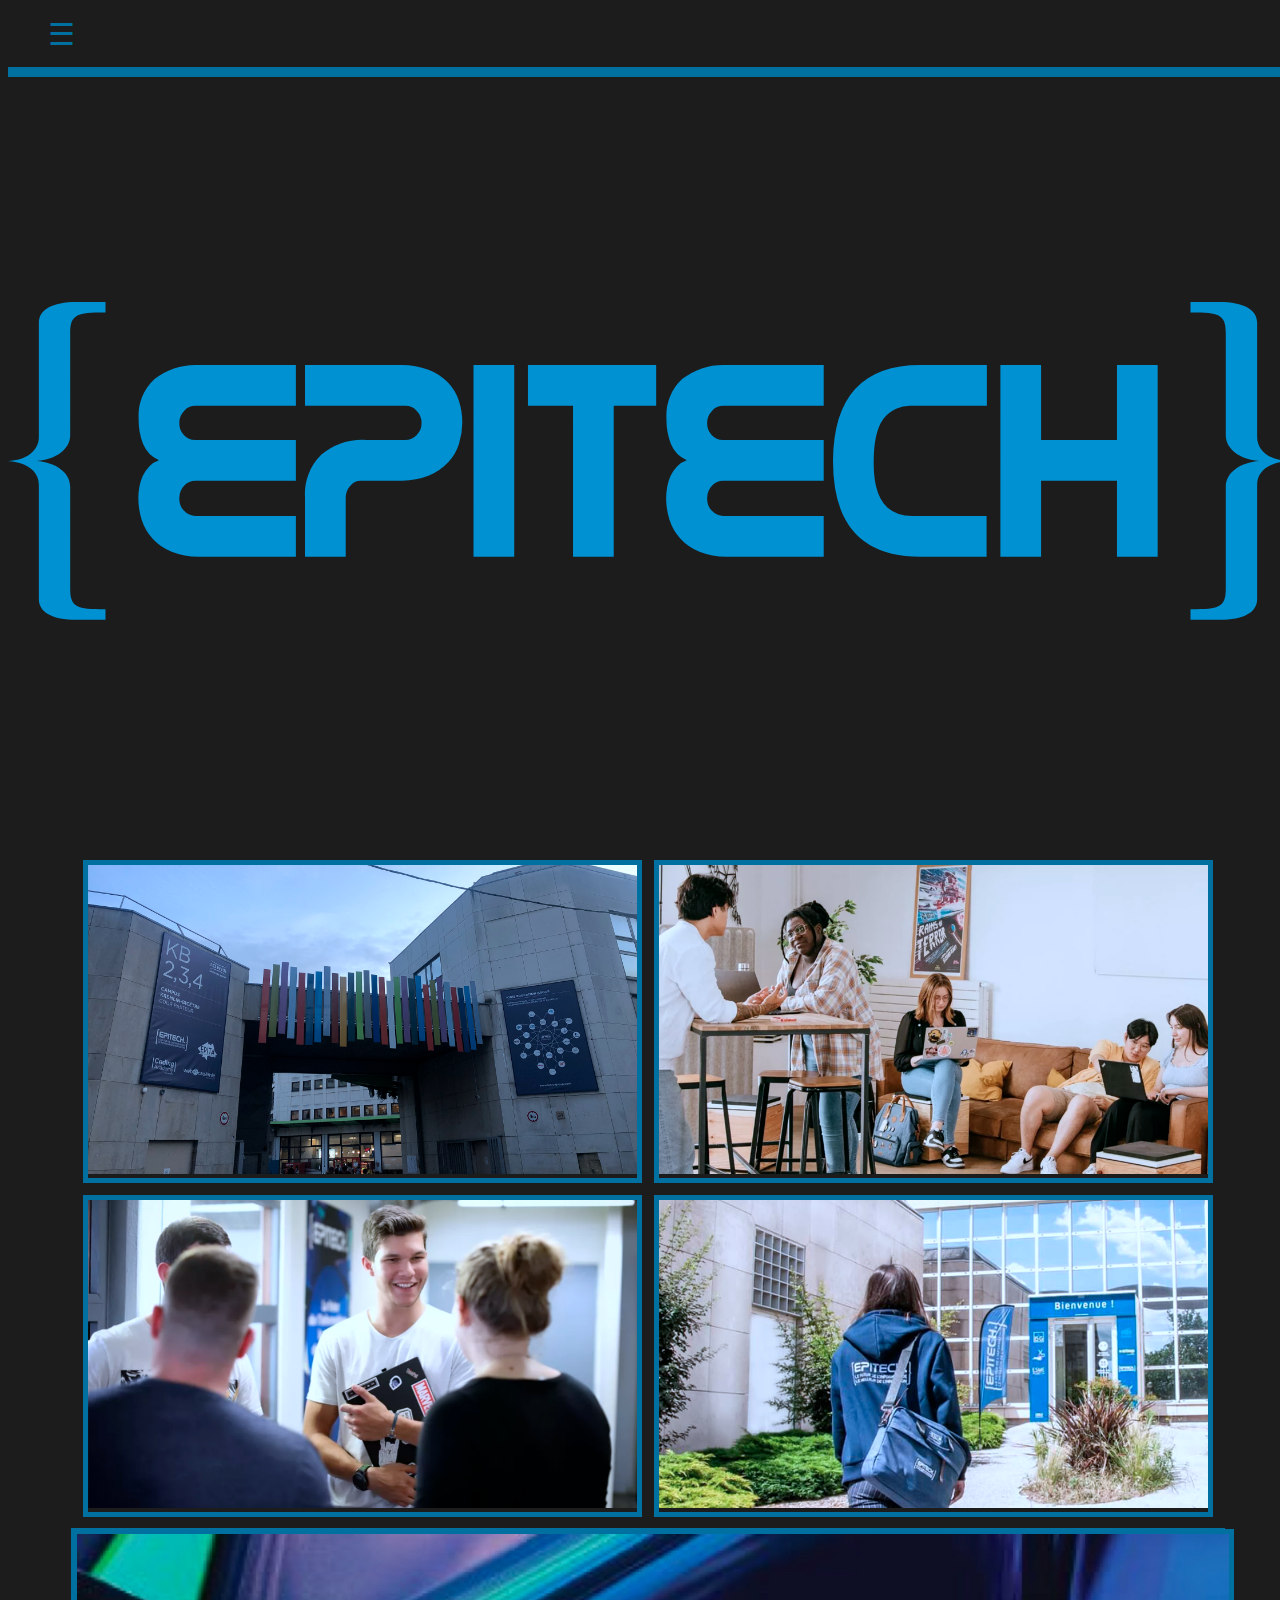
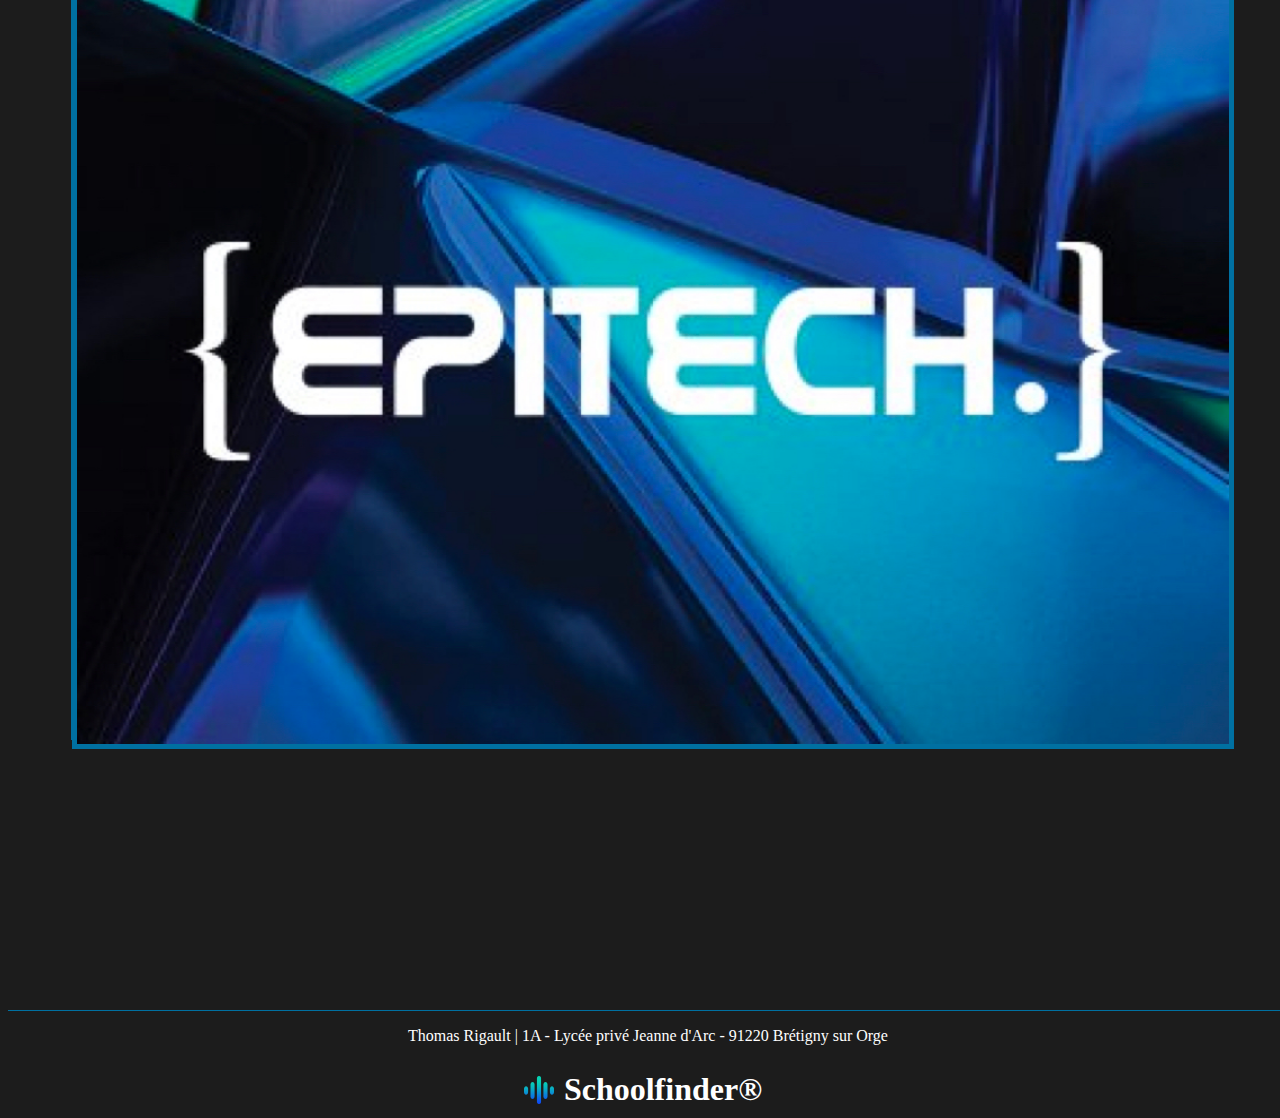
<file: M4_Nevada/index.html>
<!DOCTYPE html>
<html lang="fr">
<head>
    <meta charset="UTF-8">
    <link rel="stylesheet" href="styles.css"/>
    <title>Epitech</title>
    <script src="main.js"></script>
</head>
<body>

    <nav class="header" id="header">
        <ul class="header-ul">
            <li id="side-menu-button" class="side-menu-open">
                <span onclick="openNav()">&#9776;</span>
            </li>
            <li>
            </li>
        </ul>
        <div id="options-container" style="width: 100vw">

        </div>
    </nav>

    <svg style="margin-top: 25vh; margin-bottom: 25vh;" id="scale-up-2" xmlns="http://www.w3.org/2000/svg" viewBox="0 0 177.648 44.102">
        <path d="M4.281,41.205V25.387c0-1.5-.987-2.536-2.668-3.05A6.328,6.328,0,0,0,0,22.051c2.525-.092,4.281-1.407,4.281-3.33V2.9C4.281,1.065,6.105-.01,9.61,0L13.53.008V1.465l-.768,0c-3.43-.009-4.13.551-4.13,2.9V18.486c0,1.924-1.968,3.379-4.628,3.565,2.66.188,4.628,1.643,4.628,3.567V39.743c0,2.349.633,2.907,4.13,2.9l.768,0v1.453L9.61,44.1H9.544C6.082,44.1,4.281,43.028,4.281,41.205Zm163.757,2.9-3.92-.01V42.639l.768,0c3.5.008,4.131-.551,4.131-2.9V25.618c0-1.924,1.967-3.379,4.628-3.567-2.661-.186-4.628-1.641-4.628-3.565V4.365c0-2.352-.7-2.912-4.131-2.9l-.768,0V.007L168.038,0c3.5-.01,5.329,1.065,5.329,2.894V18.721c0,1.923,1.757,3.238,4.282,3.33a6.323,6.323,0,0,0-1.613.285c-1.681.515-2.668,1.546-2.668,3.05V41.205c0,1.823-1.8,2.9-5.266,2.9Zm-14.125-8.751V24.8H143.382V35.351h-5.649V8.751h5.649v10.39h10.531V8.751h5.649v26.6Zm-27.306,0q-12.107,0-12.105-13.259V21.97q.121-13.221,12.144-13.219h9.211V14.41H125.516a4.652,4.652,0,0,0-4.035,1.839q-1.33,1.841-1.332,5.883v.323q0,7.239,5.326,7.238h10.341v5.659Zm-26.628,0a10.308,10.308,0,0,1-4.014-.688A7.248,7.248,0,0,1,93.3,32.824a7.077,7.077,0,0,1-1.494-2.605,9.809,9.809,0,0,1-.464-2.994,9.218,9.218,0,0,1,.142-1.557,5.947,5.947,0,0,1,.484-1.556,4.833,4.833,0,0,1,.887-1.293,3.391,3.391,0,0,1,1.351-.849,4.234,4.234,0,0,1-2.217-2.283,9.633,9.633,0,0,1-.606-3.58,6.808,6.808,0,0,1,2.22-5.438,9.461,9.461,0,0,1,6.375-1.918h13.234V14.41H99.292a2.117,2.117,0,0,0-1.594.707,2.478,2.478,0,0,0-.04,3.336,2.154,2.154,0,0,0,1.674.688h13.88V24.8H99.292a2.117,2.117,0,0,0-1.594.707,2.475,2.475,0,0,0-.665,1.76,2.411,2.411,0,0,0,.665,1.717,2.161,2.161,0,0,0,1.635.707h13.88v5.659Zm-21.558,0V14.41H72.166V8.751H89.959V14.41H84.068V35.351Zm-13.814,0V8.751h5.649v26.6Zm-23.384,0V27.145a7.591,7.591,0,0,1,2.28-5.964,9.077,9.077,0,0,1,6.275-2.04H55.1a2.189,2.189,0,0,0,1.633-.688,2.3,2.3,0,0,0,.665-1.658,2.369,2.369,0,0,0-.665-1.678,2.118,2.118,0,0,0-1.595-.707H41.222V8.751H54.456A10.577,10.577,0,0,1,58.35,9.4a7.468,7.468,0,0,1,2.683,1.74,6.63,6.63,0,0,1,1.533,2.547,9.634,9.634,0,0,1,.485,3.073,9.47,9.47,0,0,1-.465,2.931,6.934,6.934,0,0,1-1.492,2.566,7.626,7.626,0,0,1-2.663,1.839,10.006,10.006,0,0,1-3.975.708H49.011a1.912,1.912,0,0,0-1.533.727,2.58,2.58,0,0,0-.606,1.7v8.126Zm-14.5,0a10.3,10.3,0,0,1-4.014-.688,7.245,7.245,0,0,1-2.663-1.839,7.087,7.087,0,0,1-1.494-2.605,9.808,9.808,0,0,1-.463-2.994,9.212,9.212,0,0,1,.141-1.557,5.948,5.948,0,0,1,.484-1.556,4.836,4.836,0,0,1,.887-1.293,3.381,3.381,0,0,1,1.351-.849,4.235,4.235,0,0,1-2.218-2.283,9.633,9.633,0,0,1-.606-3.58,6.808,6.808,0,0,1,2.22-5.438A9.459,9.459,0,0,1,26.72,8.751H39.954V14.41H26.034a2.119,2.119,0,0,0-1.595.707,2.48,2.48,0,0,0-.04,3.336,2.154,2.154,0,0,0,1.675.688H39.954V24.8H26.034a2.119,2.119,0,0,0-1.595.707,2.478,2.478,0,0,0-.665,1.76,2.413,2.413,0,0,0,.665,1.717,2.163,2.163,0,0,0,1.636.707H39.954v5.659Z" transform="translate(0 0)" fill="#0091d3"></path>
    </svg>


    <div id="full-site">

        <table id="first-table">
            <tr>
                <td>
                    <div class="table-item">
                        <img class="reveal-image" src="assets/EPITECH_Paris_Campus.png" alt="Image1"/>
                        <div class="reveal-text">
                            <p><strong>15</strong> Campus en France et <strong>3</strong> en Europe</p>
                        </div>
                    </div>
                </td>
                <td>
                    <div class="table-item">
                        <img class="reveal-image" src="assets/Photo2.png" alt="Image2"/>
                        <div class="reveal-text">
                            <p>Plus de <strong>6000</strong> étudiants dans le monde</p>
                        </div>
                    </div>
                </td>
            </tr>
            <tr>
                <td>
                    <div class="table-item">
                        <img class="reveal-image" src="assets/Photo3.png" alt="Image3"/>
                        <div class="reveal-text">
                            <p><strong>3</strong> offres de CDI en moyenne avant la fin du cursus</p>
                        </div>
                    </div>
                </td>
                <td>
                    <div class="table-item">
                        <img class="reveal-image" src="assets/Photo4.png" alt="Image4"/>
                        <div class="reveal-text">
                            <p>Plus de <strong>3000</strong> entreprises partenaires</p>
                        </div>
                    </div>
                </td>
            </tr>
        </table>

        <div class="cube">
            <div class="face-1">
                <img src="assets/Epitech_Background.jpeg" alt="Background"/>
            </div>
            <div class="face-2" style="background-image: url('assets/EpitechFond.webp'); background-repeat: no-repeat; background-size: 100%">
                <h1>LEARN DIFFERENT</h1>
                <h2 style="background: rgba(169,7,7,0.5)">Epitech, l’école de l’excellence informatique forme depuis 25 ans les experts de la tech qui façonneront le monde de demain.</h2>
            </div>
        </div>

        <!--         <canvas id="canvas" width="400" height="400"></canvas>
        <script src="3dRender.js"></script> -->
        <footer>
            <div class="footer-top">
                <p style="color: white; user-select: none">Thomas Rigault | 1A - Lycée privé Jeanne d'Arc - 91220 Brétigny sur Orge</p>
            </div>
            <div class="footer-bottom">
                <img src="../ItsShixyo/assets/img/logo.png" alt="logo"/>
                <h1 style="color: white; user-select: none; margin: 10px">Schoolfinder®</h1>
            </div>
        </footer>
    </div>
</body>
</html>
</file>
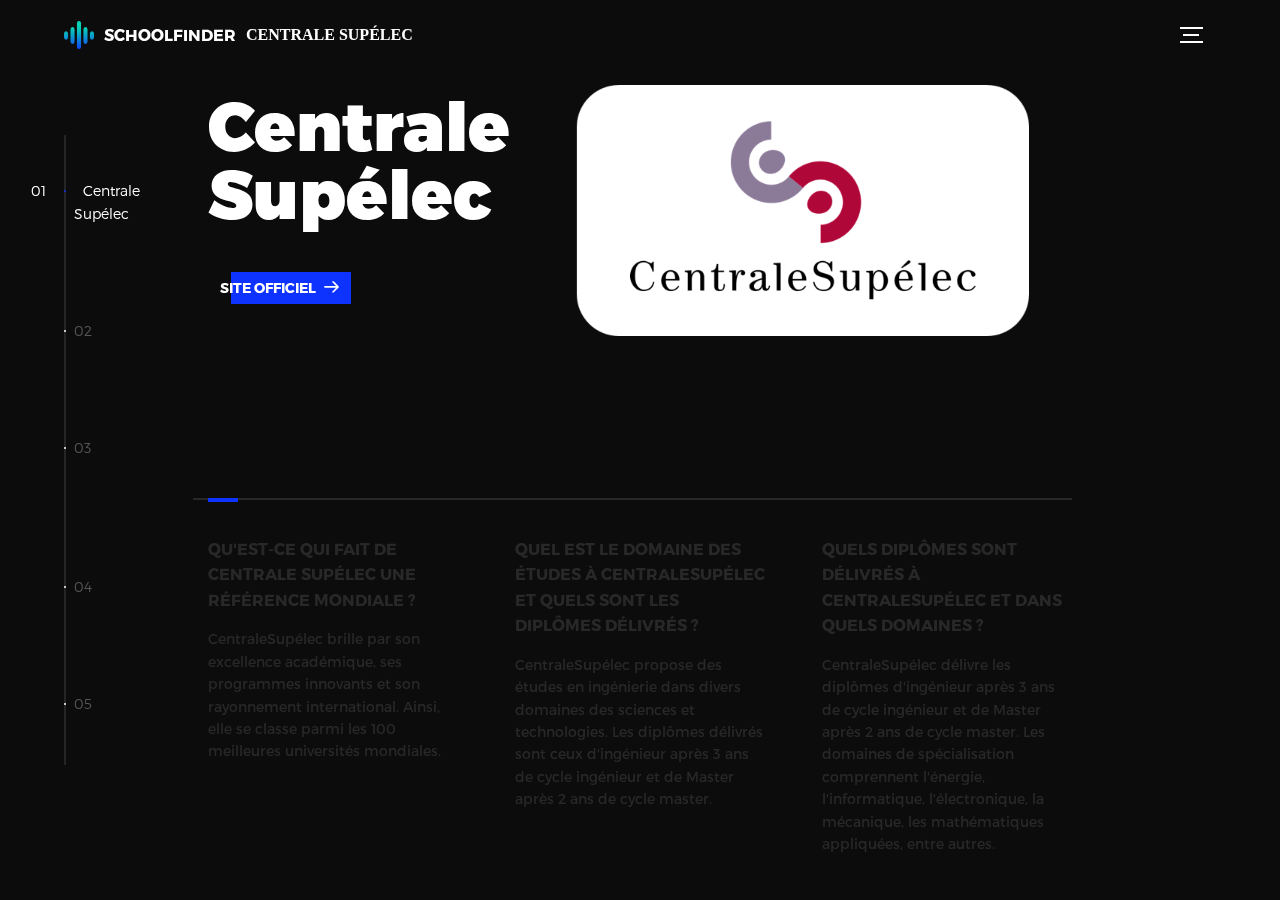
<file: ItsShixyo/CentraleSupelec/index.html>
<!DOCTYPE html>
<html lang="en">
    <head>
        <title>CentraleSupélec - SchoolFinder</title>
        <meta charset="utf-8">
        <meta name="viewport" content="width=device-width, initial-scale=1">
        <meta http-equiv="X-UA-Compatible" content="IE=edge">
        <meta name="description" content="HTML5 website template">
        <meta name="keywords" content="global, template, html, sass, jquery">
        <meta name="author" content="Bucky Maler">
        <link rel="stylesheet" href="styles.css">
        <link rel="icon" href="../assets/img/logo.png">
    </head>
    <body>

        <!-- Notification pour les petits écrans -->
        <div class="device-notification">
            <a class="device-notification--logo" href="#0">
                <img src="../assets/img/logo.png" alt="Global">
                <p>SchoolFinder</p>
            </a>
            <p class="device-notification--message">SchoolFinder a tellement à offrir que nous devons vous demander d'orienter votre appareil en mode portrait ou de trouver un écran plus grand. Vous ne serez pas déçu.</p>
        </div>

        <div class="perspective effect-rotate-left">
            <div class="container">
                <div class="outer-nav--return"></div>
                <div id="viewport" class="l-viewport">
                    <div class="l-wrapper">
                        <header class="header">
                            <a class="header--logo" href="#0">
                                <img src="../assets/img/logo.png" alt="Global">
                                <p>SchoolFinder</p>
                                <p style="font-family: Calibri">Centrale Supélec</p>
                            </a>
                            <button class="header--cta cta" style="border-radius: 10px">Autre Écoles</button>
                            <div class="header--nav-toggle">
                                <span></span>
                            </div>
                        </header>
                        <nav class="l-side-nav">
                            <ul class="side-nav">
                                <li class="is-active"><span>Centrale Supélec</span></li>
                                <li><span>Présentation</span></li>
                                <li><span>Pourquoi Centrale ?</span></li>
                                <li><span>Contact</span></li>
                                <li><span>Autre Écoles</span></li>
                            </ul>
                        </nav>
                        <ul class="l-main-content main-content">
                            <li class="l-section section section--is-active">
                                <div class="intro">
                                    <div class="intro--banner">
                                        <h1>Centrale<br>Supélec</h1>
                                        <button class="cta"><a href="https://www.centralesupelec.fr/" style="color: inherit; text-decoration: none" target="_blank">Site
                                            Officiel</a>
                                            <svg version="1.1" id="Layer_1" xmlns="http://www.w3.org/2000/svg"
                                                xmlns:xlink="http://www.w3.org/1999/xlink" x="0px" y="0px"
                                                viewBox="0 0 150 118" style="enable-background:new 0 0 150 118;" xml:space="preserve">
                                                <g transform="translate(0.000000,118.000000) scale(0.100000,-0.100000)">
                                                    <path d="M870,1167c-34-17-55-57-46-90c3-15,81-100,194-211l187-185l-565-1c-431,0-571-3-590-13c-55-28-64-94-18-137c21-20,33-20,597-20h575l-192-193C800,103,794,94,849,39c20-20,39-29,61-29c28,0,63,30,298,262c147,144,272,271,279,282c30,51,23,60-219,304C947,1180,926,1196,870,1167z"/>
                                                </g>
                                            </svg>
                                            <span class="btn-background"></span>
                                        </button>
                                        <img src="../assets/img/introduction-centrale.png" alt="Welcome"
                                             style="margin-bottom: 150px; padding: 50px; zoom: 75%">
                                    </div>
                                    <div class="intro--options">
                                        <a href="#0">
                                            <h3>Qu'est-ce qui fait de Centrale Supélec une référence mondiale ?</h3>
                                            <p>CentraleSupélec brille par son excellence académique, ses programmes innovants et
                                                son rayonnement international. Ainsi, elle se classe parmi les 100 meilleures
                                                universités mondiales.</p>
                                        </a>
                                        <a href="#0">
                                            <h3>Quel est le domaine des études à CentraleSupélec et quels sont les diplômes délivrés ?</h3>
                                            <p>CentraleSupélec propose des études en ingénierie dans divers domaines des sciences et technologies. Les diplômes délivrés sont ceux d'ingénieur après 3 ans de cycle ingénieur et de Master après 2 ans de cycle master.</p>
                                        </a>
                                        <a href="#0">
                                            <h3>Quels diplômes sont délivrés à CentraleSupélec et dans quels domaines ?</h3>
                                            <p>CentraleSupélec délivre les diplômes d'ingénieur après 3 ans de cycle ingénieur et de Master après 2 ans de cycle master. Les domaines de spécialisation comprennent l'énergie, l'informatique, l'électronique, la mécanique, les mathématiques appliquées, entre autres.</p>
                                        </a>
                                    </div>
                                </div>
                            </li>
                            <li class="l-section section">
                                <div class="work">
                                    <h2>Présentation Générale</h2>
                                    <div class="work--lockup">
                                        <ul class="slider">
                                            <li class="slider--item slider--item-left">
                                                <a href="#0">
                                                    <div class="slider--item-image">
                                                        <a href="https://www.centralesupelec.fr/fr/des-laboratoires-et-equipes-de-pointe"
                                                           target="_blank"><img src="../assets/img/Img_1_Centrale.jpg" alt="img1"></a>
                                                    </div>
                                                    <p class="slider--item-title">Un centre de recherche international</p>
                                                    <p class="slider--item-description">Découvrez les laboratoires et
                                                        équipements de l'Ecole.</p>
                                                </a>
                                            </li>
                                            <li class="slider--item slider--item-center">
                                                <a href="#0">
                                                    <div class="slider--item-image">
                                                        <a href="https://www.centralesupelec.fr/fr/nos-formations" target="_blank"><img src="../assets/img/Img_3_Centrale.jpg" alt="img3"></a>
                                                    </div>
                                                    <p class="slider--item-title">Toutes les formations de CentraleSupélec</p>
                                                    <p class="slider--item-description">Programme ingénieur, Masters recherche,
                                                        Ecoles doctorales, Mastères spécialiés, MSc in Artificial Intelligence,
                                                        MSc in Datasciences and Business Analytics.</p>
                                                </a>
                                            </li>
                                            <li class="slider--item slider--item-right">
                                                <a href="#0">
                                                    <div class="slider--item-image">
                                                        <a href="https://www.centralesupelec.fr/fr/reseaux-internationaux"
                                                           target="_blank"><img src="../assets/img/Img_2_Centrale.jpg" alt="img2"></a>
                                                    </div>
                                                    <p class="slider--item-title">Une Ecole internationale</p>
                                                    <p class="slider--item-description">200 partenaires académiques et de
                                                        recherche dans 50 pays, plus de 80 accords de double diplôme.</p>
                                                </a>
                                            </li>
                                        </ul>
                                        <div class="slider--prev">
                                            <svg version="1.1" id="Layer_1" xmlns="http://www.w3.org/2000/svg"
                                                 xmlns:xlink="http://www.w3.org/1999/xlink" x="0px" y="0px"
                                                 viewBox="0 0 150 118" style="enable-background:new 0 0 150 118;"
                                                 xml:space="preserve">
                                            <g transform="translate(0.000000,118.000000) scale(0.100000,-0.100000)">
                                              <path d="M561,1169C525,1155,10,640,3,612c-3-13,1-36,8-52c8-15,134-145,281-289C527,41,562,10,590,10c22,0,41,9,61,29
                                              c55,55,49,64-163,278L296,510h575c564,0,576,0,597,20c46,43,37,109-18,137c-19,10-159,13-590,13l-565,1l182,180
                                              c101,99,187,188,193,199c16,30,12,57-12,84C631,1174,595,1183,561,1169z"/>
                                            </g>
                                            </svg>
                                        </div>
                                        <div class="slider--next">
                                            <svg version="1.1" id="Layer_1" xmlns="http://www.w3.org/2000/svg"
                                                 xmlns:xlink="http://www.w3.org/1999/xlink" x="0px" y="0px"
                                                 viewBox="0 0 150 118" style="enable-background:new 0 0 150 118;"
                                                 xml:space="preserve">
                                            <g transform="translate(0.000000,118.000000) scale(0.100000,-0.100000)">
                                              <path d="M870,1167c-34-17-55-57-46-90c3-15,81-100,194-211l187-185l-565-1c-431,0-571-3-590-13c-55-28-64-94-18-137c21-20,33-20,597-20h575l-192-193C800,103,794,94,849,39c20-20,39-29,61-29c28,0,63,30,298,262c147,144,272,271,279,282c30,51,23,60-219,304C947,1180,926,1196,870,1167z"/>
                                            </g>
                                            </svg>
                                        </div>
                                    </div>
                                </div>
                            </li>
                            <li class="l-section section">
                                <div class="about">
                                    <div class="about--banner">
                                        <h2>On<br>croit au<br>étudiants<br>motivés</h2>
                                        <p>(Et pas que des étudiants) :</p>
                                        <a href="https://www.centralesupelec.fr/fr/centralesupelec-recrute" target="_blank">Recrutement Professionel
                                            <span>
                                                <svg version="1.1" id="Layer_1" xmlns="http://www.w3.org/2000/svg"
                                                    xmlns:xlink="http://www.w3.org/1999/xlink" x="0px" y="0px" viewBox="0 0 150 118" style="enable-background:new 0 0 150 118;" xml:space="preserve">
                                                    <g transform="translate(0.000000,118.000000) scale(0.100000,-0.100000)">
                                                        <path d="M870,1167c-34-17-55-57-46-90c3-15,81-100,194-211l187-185l-565-1c-431,0-571-3-590-13c-55-28-64-94-18-137c21-20,33-20,597-20h575l-192-193C800,103,794,94,849,39c20-20,39-29,61-29c28,0,63,30,298,262c147,144,272,271,279,282c30,51,23,60-219,304C947,1180,926,1196,870,1167z"/>
                                                    </g>
                                                </svg>
                                            </span>
                                        </a>
                                        <img src="../assets/img/CentraleSupelec_pillars.jpg" alt="About Us" style="zoom: 30%; border-radius: 50px">
                                    </div>
                                    <div class="about--options">
                                        <a href="https://www.timeshighereducation.com/world-university-rankings/universite-paris-saclay" target="_blank">
                                            <h3>Classement</h3>
                                        </a>
                                        <a href="https://www.centralesupelec.fr/fr/une-ecole-trois-campus-0" target="_blank">
                                            <h3>Une école, 3 campus</h3>
                                        </a>
                                        <a href="https://www.centralesupelec.fr/fr/le-centre-de-recherche-centralesupelec" target="_blank">
                                            <h3>Recherche</h3>
                                        </a>
                                    </div>
                                </div>
                            </li>
                            <li class="l-section section">
                                <div class="contact">
                                    <div class="contact--lockup">
                                        <div class="modal">
                                            <div class="modal--information">
                                                <a href="https://www.google.com/maps/place/CentraleSup%C3%A9lec+-+Universit%C3%A9+Paris-Saclay/@48.7097175,2.1639957,17z/data=!4m6!3m5!1s0x47e67745e24d0f51:0x8cd75b7cb52a1f8c!8m2!3d48.709445!4d2.1661629!16s%2Fm%2F012vmctm?entry=ttu" target="_blank"><p>Plateau de Moulon, 3 rue Joliot-Curie, F-91192 Gif-sur-Yvette Cedex</p></a>
                                                <a href="tel:+33175316000" target="_blank">+33 (0)1 75 31 60 00</a>
                                            </div>
                                            <ul class="modal--options">
                                                <li><a href="https://www.centralesupelec.fr/" target="_blank">Site Internet</a>
                                                </li>
                                                <li><a href="https://fr.wikipedia.org/wiki/CentraleSup%C3%A9lec" target="_blank">Wikipédia</a></li>
                                            </ul>
                                        </div>
                                    </div>
                                </div>
                            </li>
                            <li class="l-section section">
                                <div class="hire">
                                    <h2>Redirection</h2>

                                    <form class="work-request">
                                        <div class="work-request--options">
                                            <span class="options-a">
                                                <a href="../Polytech/index.html" target="_blank"
                                                   style="color: inherit; text-decoration: none">
                                                    <label class="zoom-label">
                                                        Polytech
                                                    </label>
                                                </a>
                                                <a href="../../M4_Nevada/Epitech/index.html" target="_blank" style="color: inherit; text-decoration: none">
                                                    <label class="zoom-label">
                                                        Epitech
                                                    </label>
                                                </a>
                                                <a href="../../M4_Nevada/ECE/index.html" target="_blank" style="color: inherit; text-decoration: none">
                                                    <label class="zoom-label">
                                                        ECE
                                                    </label>
                                                </a>
                                            </span>
                                            <span class="options-b">
                                                <a href="../../Kenox_I/EFFREI/efrei.html" target="_blank" style="color: inherit; text-decoration: none">
                                                    <label class="zoom-label">
                                                        EFFREI
                                                    </label>
                                                </a>
                                                <a href="../../Kenox_I/EPITA/epita.html" target="_blank" style="color: inherit; text-decoration: none">
                                                    <label class="zoom-label">
                                                        EPITA
                                                    </label>
                                                </a>
                                                <a href="../../pro911005/Projet_NSI.html" target="_blank" style="color: inherit; text-decoration: none">
                                                    <label class="zoom-label">
                                                        EECS
                                                    </label>
                                                </a>
                                                <a href="../../pro911005/Projet_NSI_2.html" target="_blank" style="color: inherit; text-decoration: none">
                                                    <label class="zoom-label">
                                                        ISEP
                                                    </label>
                                                </a>
                                            </span>
                                        </div>
                                        <a href="../../!home/home/index.html" style="text-decoration: none; color: inherit"><input type="button" value="Page d'accueil" style="border-radius: 20px"></a>
                                        <p><br><br><br><br><br>Zayd EL OUARDI | 1A - Lycée privé Jeanne d'Arc - 91220 Brétigny-sur-Orge</p>
                                        <p>Copyright © 2024 SchoolFinder Inc. Tout droits réservés.</p>
                                    </form>
                                </div>
                            </li>
                        </ul>
                    </div>
                </div>
            </div>
            <ul class="outer-nav">
                <li class="is-active">Centrale Supélec</li>
                <li>Présentation</li>
                <li>Pourquoi Centrale ?</li>
                <li>Contact</li>
                <li>Autre Écoles</li>
            </ul>
        </div>

        <script>window.jQuery || document.write('<script src="../assets/js/vendor/jquery-2.2.4.min.js"><\/script>')</script>
        <script src="../assets/js/main-min.js"></script>
    </body>
</html>
</file>
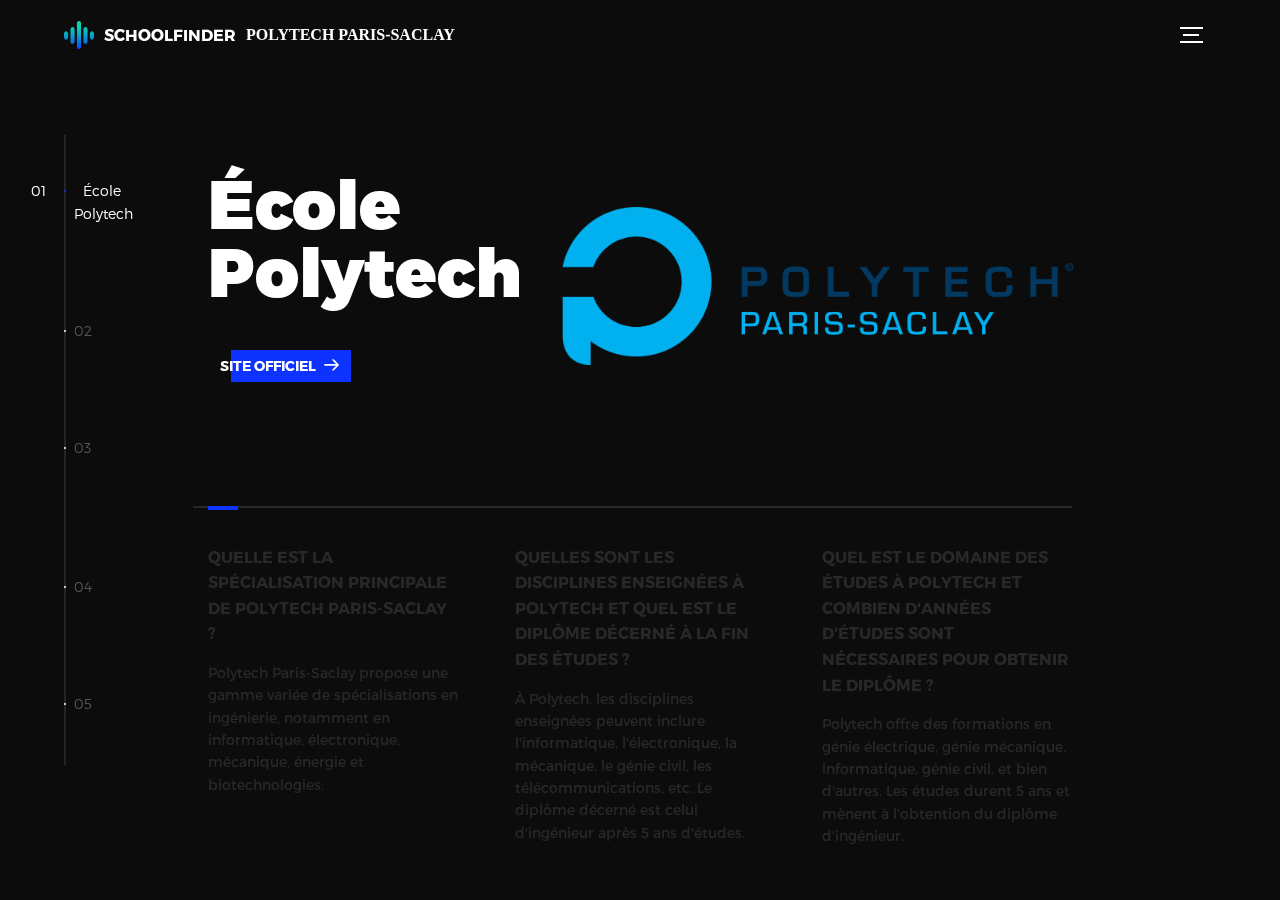
<file: ItsShixyo/Polytech/index.html>
<!DOCTYPE html>
<html lang="en">
    <head>
        <title>Polytech Paris-Saclay - SchoolFinder</title>
        <meta charset="utf-8">
        <meta name="viewport" content="width=device-width, initial-scale=1">
        <meta http-equiv="X-UA-Compatible" content="IE=edge">
        <meta name="description" content="HTML5 website template">
        <meta name="keywords" content="global, template, html, sass, jquery">
        <meta name="author" content="Bucky Maler">
        <link rel="stylesheet" href="styles.css">
        <link rel="icon" href="../assets/img/logo.png">
    </head>
    <body>

        <!-- Notification pour les petits écrans -->
        <div class="device-notification">
            <a class="device-notification--logo" href="#0">
                <img src="../assets/img/logo.png" alt="Global">
                <p>SchoolFinder</p>
            </a>
            <p class="device-notification--message">SchoolFinder a tellement à offrir que nous devons vous demander d'orienter votre appareil en mode portrait ou de trouver un écran plus grand. Vous ne serez pas déçu.</p>
        </div>

        <div class="perspective effect-rotate-left">
            <div class="container">
                <div class="outer-nav--return"></div>
                <div id="viewport" class="l-viewport">
                    <div class="l-wrapper">
                        <header class="header">
                            <a class="header--logo" href="#0">
                                <img src="../assets/img/logo.png" alt="Global">
                                <p>SchoolFinder</p>
                                <p style="font-family: Calibri">Polytech Paris-Saclay</p>
                            </a>
                            <button class="header--cta cta" style="border-radius: 10px">Autre Écoles</button>
                            <div class="header--nav-toggle">
                                <span></span>
                            </div>
                        </header>
                        <nav class="l-side-nav">
                            <ul class="side-nav">
                                <li class="is-active"><span>École Polytech</span></li>
                                <li><span>Présentation</span></li>
                                <li><span>Pourquoi Polytech ?</span></li>
                                <li><span>Contact</span></li>
                                <li><span>Autre Écoles</span></li>
                            </ul>
                        </nav>
                        <ul class="l-main-content main-content">
                            <li class="l-section section section--is-active">
                                <div class="intro">
                                    <div class="intro--banner">
                                        <div style="position:relative; top: 70px"><h1>École<br>Polytech</h1></div>
                                        <a href="https://www.polytech.universite-paris-saclay.fr/" style="color: inherit; text-decoration: none" target="_blank">
                                            <button class="cta" style="position: relative; top: 70px">Site Officiel
                                                <svg version="1.1" id="Layer_1" xmlns="http://www.w3.org/2000/svg"
                                                     xmlns:xlink="http://www.w3.org/1999/xlink" x="0px" y="0px"
                                                     viewBox="0 0 150 118" style="enable-background: new 0 0 150 118;" xml:space="preserve">
                                                    <g transform="translate(0.000000,118.000000) scale(0.100000,-0.100000)">
                                                        <path d="M870,1167c-34-17-55-57-46-90c3-15,81-100,194-211l187-185l-565-1c-431,0-571-3-590-13c-55-28-64-94-18-137c21-20,33-20,597-20h575l-192-193C800,103,794,94,849,39c20-20,39-29,61-29c28,0,63,30,298,262c147,144,272,271,279,282c30,51,23,60-219,304C947,1180,926,1196,870,1167z"/>
                                                    </g>
                                                </svg>
                                                <span class="btn-background"></span>
                                            </button>
                                        </a>
                                        <img src="../assets/img/Logo_Polytech_Paris-Saclay.svg.png" alt="Welcome"
                                             style="margin-bottom: 790px; zoom: 20%">
                                    </div>
                                    <div class="intro--options">
                                        <a href="#0">
                                            <h3>Quelle est la spécialisation principale de Polytech Paris-Saclay ?</h3>
                                            <p>Polytech Paris-Saclay propose une gamme variée de spécialisations en ingénierie, notamment en informatique, électronique, mécanique, énergie et biotechnologies.</p>
                                        </a>
                                        <a href="#0">
                                            <h3>Quelles sont les disciplines enseignées à Polytech et quel est le diplôme décerné à la fin des études ?</h3>
                                            <p> À Polytech, les disciplines enseignées peuvent inclure l'informatique, l'électronique, la mécanique, le génie civil, les télécommunications, etc. Le diplôme décerné est celui d'ingénieur après 5 ans d'études.</p>
                                        </a>
                                        <a href="#0">
                                            <h3>Quel est le domaine des études à Polytech et combien d'années d'études sont nécessaires pour obtenir le diplôme ?</h3>
                                            <p>Polytech offre des formations en génie électrique, génie mécanique, informatique, génie civil, et bien d'autres. Les études durent 5 ans et mènent à l'obtention du diplôme d'ingénieur.</p>
                                        </a>
                                    </div>
                                </div>
                            </li>
                            <li class="l-section section">
                                <div class="work">
                                    <h2>Présentation Générale</h2>
                                    <div class="work--lockup">
                                        <ul class="slider">
                                            <li class="slider--item slider--item-left">
                                                <a href="#0">
                                                    <div class="slider--item-image">
                                                        <a href="https://www.polytech.universite-paris-saclay.fr/formations/electronique-et-informatique-pour-lembarque"
                                                           target="_blank"><img src="../assets/img/Polytech_1.png" alt="img1"></a>
                                                    </div>
                                                    <p class="slider--item-title">Électronique et Systèmes Robotisés</p>
                                                    <p class="slider--item-description">Cette spécialité a pour objectif de former des ingénieurs généralistes dans le domaine électronique à fortes composantes numériques et génie logiciel pour les systèmes multi physiques interagissant avec l’environnement.</p>
                                                </a>
                                            </li>
                                            <li class="slider--item slider--item-center">
                                                <a href="#0">
                                                    <div class="slider--item-image">
                                                        <a href="https://www.polytech.universite-paris-saclay.fr/formation/informatique-et-ingenierie-mathematique" target="_blank"><img src="../assets/img/Polytech_2.png" alt="img2"></a>
                                                    </div>
                                                    <p class="slider--item-title">Informatique et Ingénierie Mathématique</p>
                                                    <p class="slider--item-description">Cette spécialité a pour but de former des cadres spécialisés dans l'ingénierie logicielle, c’est-à-dire la modélisation, la conception, le développement et la validation de logiciels dans les multiples domaines d’application.</p>
                                                </a>
                                            </li>
                                            <li class="slider--item slider--item-right">
                                                <a href="#0">
                                                    <div class="slider--item-image">
                                                        <a href="https://www.polytech.universite-paris-saclay.fr/formation/materiaux-mecanique-et-energie"
                                                           target="_blank"><img src="../assets/img/Polytech_3.png" alt="img3"></a>
                                                    </div>
                                                    <p class="slider--item-title">Matériaux : Mécanique et Energie</p>
                                                    <p class="slider--item-description">Les compétences acquises lors de la formation concernent une large gamme de matériaux : polymères, composites, alliages métalliques, céramiques, destinés aux secteurs de la construction mécanique, de la métallurgie, des transports, de l’aéronautique, de l’énergie et de la micro-électronique.</p>
                                                </a>
                                            </li>
                                            <li class="slider--item slider--item-right">
                                                <a href="#0">
                                                    <div class="slider--item-image">
                                                        <a href="https://www.polytech.universite-paris-saclay.fr/formation/photonique-et-systemes-optroniques"
                                                           target="_blank"><img src="../assets/img/Polytech_4.png" alt="img4"></a>
                                                    </div>
                                                    <p class="slider--item-title">Photonique et Systèmes Optroniques</p>
                                                    <p class="slider--item-description">A la rencontre de l’optique, l’électronique et la physique, la formation Photonique et Systèmes Optroniques proposée par Polytech Paris-Saclay permet d’acquérir une double compétence en optique et en électronique nécessaire pour maîtriser les techniques modernes mises en œuvre dans les domaines émergents de la photonique.</p>
                                                </a>
                                            </li>
                                        </ul>
                                        <div class="slider--prev">
                                            <svg version="1.1" id="Layer_1" xmlns="http://www.w3.org/2000/svg"
                                                 xmlns:xlink="http://www.w3.org/1999/xlink" x="0px" y="0px"
                                                 viewBox="0 0 150 118" style="enable-background:new 0 0 150 118;"
                                                 xml:space="preserve">
                                            <g transform="translate(0.000000,118.000000) scale(0.100000,-0.100000)">
                                              <path d="M561,1169C525,1155,10,640,3,612c-3-13,1-36,8-52c8-15,134-145,281-289C527,41,562,10,590,10c22,0,41,9,61,29
                                              c55,55,49,64-163,278L296,510h575c564,0,576,0,597,20c46,43,37,109-18,137c-19,10-159,13-590,13l-565,1l182,180
                                              c101,99,187,188,193,199c16,30,12,57-12,84C631,1174,595,1183,561,1169z"/>
                                            </g>
                                            </svg>
                                        </div>
                                        <div class="slider--next">
                                            <svg version="1.1" id="Layer_1" xmlns="http://www.w3.org/2000/svg"
                                                 xmlns:xlink="http://www.w3.org/1999/xlink" x="0px" y="0px"
                                                 viewBox="0 0 150 118" style="enable-background:new 0 0 150 118;"
                                                 xml:space="preserve">
                                            <g transform="translate(0.000000,118.000000) scale(0.100000,-0.100000)">
                                              <path d="M870,1167c-34-17-55-57-46-90c3-15,81-100,194-211l187-185l-565-1c-431,0-571-3-590-13c-55-28-64-94-18-137c21-20,33-20,597-20h575l-192-193C800,103,794,94,849,39c20-20,39-29,61-29c28,0,63,30,298,262c147,144,272,271,279,282c30,51,23,60-219,304C947,1180,926,1196,870,1167z"/>
                                            </g>
                                            </svg>
                                        </div>
                                    </div>
                                </div>
                            </li>
                            <li class="l-section section">
                                <div class="about">
                                    <div class="about--banner">
                                        <h2>On<br>croit au<br>étudiants<br>motivés</h2>
                                        <p>(Et pas que des étudiants) :</p>
                                        <a href="https://www.polytech.universite-paris-saclay.fr/lecole/polytech-recrute" target="_blank">Recrutement Professionel
                                            <span>
                                                <svg version="1.1" id="Layer_1" xmlns="http://www.w3.org/2000/svg"
                                                    xmlns:xlink="http://www.w3.org/1999/xlink" x="0px" y="0px" viewBox="0 0 150 118" style="enable-background:new 0 0 150 118;" xml:space="preserve">
                                                    <g transform="translate(0.000000,118.000000) scale(0.100000,-0.100000)">
                                                        <path d="M870,1167c-34-17-55-57-46-90c3-15,81-100,194-211l187-185l-565-1c-431,0-571-3-590-13c-55-28-64-94-18-137c21-20,33-20,597-20h575l-192-193C800,103,794,94,849,39c20-20,39-29,61-29c28,0,63,30,298,262c147,144,272,271,279,282c30,51,23,60-219,304C947,1180,926,1196,870,1167z"/>
                                                    </g>
                                                </svg>
                                            </span>
                                        </a>
                                        <img src="../assets/img/Polytech_Bat.jpg" alt="About Us" style="zoom: 70%; border-radius: 50px; position: relative; left: 500px; top: -550px">
                                    </div>
                                    <div class="about--options">
                                        <a href="https://www.timeshighereducation.com/world-university-rankings/universite-paris-saclay" target="_blank">
                                            <h3>Classement</h3>
                                        </a>
                                        <a href="https://www.centralesupelec.fr/fr/une-ecole-trois-campus-0" target="_blank">
                                            <h3>15 campus en France</h3>
                                        </a>
                                        <a href="https://www.centralesupelec.fr/fr/le-centre-de-recherche-centralesupelec" target="_blank">
                                            <h3>Recherche</h3>
                                        </a>
                                    </div>
                                </div>
                            </li>
                            <li class="l-section section">
                                <div class="contact">
                                    <div class="contact--lockup">
                                        <div class="modal">
                                            <div class="modal--information">
                                                <a href="https://www.google.com/maps/place/Polytech+Paris-Saclay+-+Universit%C3%A9+Paris-Saclay/@48.7090224,2.1686572,17z/data=!3m1!4b1!4m6!3m5!1s0x47e67f4df7418e69:0xc3d16c1239fbcc9e!8m2!3d48.7090224!4d2.1712321!16s%2Fg%2F125_d1v30?entry=ttu" target="_blank"><p>POLYTECH PARIS-SACLAY, Maison de l'ingénieur, <br>Bâtiment 620 rue Louis de Broglie, 91405 ORSAY Cedex</p></a>
                                                <a href="tel:+33169338600" target="_blank">+33 (0)1 69 33 86 00</a>
                                            </div>
                                            <ul class="modal--options">
                                                <li><a href="https://www.polytech.universite-paris-saclay.fr/" target="_blank">Site Internet</a>
                                                </li>
                                                <li><a href="https://fr.wikipedia.org/wiki/%C3%89cole_polytechnique_universitaire_de_l%27universit%C3%A9_Paris-Saclay" target="_blank">Wikipédia</a></li>
                                            </ul>
                                        </div>
                                    </div>
                                </div>
                            </li>
                            <li class="l-section section">
                                <div class="hire">
                                    <h2>Redirection</h2>

                                    <form class="work-request">
                                        <div class="work-request--options">
                                            <span class="options-a">
                                                <a href="../CentraleSupelec/index.html" target="_blank"
                                                   style="color: inherit; text-decoration: none">
                                                    <label class="zoom-label">
                                                        CentraleSupélec
                                                    </label>
                                                </a>
                                                <a href="../../M4_Nevada/Epitech/index.html" target="_blank" style="color: inherit; text-decoration: none">
                                                    <label class="zoom-label">
                                                        Epitech
                                                    </label>
                                                </a>
                                                <a href="../../M4_Nevada/ECE/index.html" target="_blank" style="color: inherit; text-decoration: none">
                                                    <label class="zoom-label">
                                                        ECE
                                                    </label>
                                                </a>
                                            </span>
                                            <span class="options-b">
                                                <a href="../../Kenox_I/EFFREI/efrei.html" target="_blank" style="color: inherit; text-decoration: none">
                                                    <label class="zoom-label">
                                                        EFFREI
                                                    </label>
                                                </a>
                                                <a href="../../Kenox_I/EPITA/epita.html" target="_blank" style="color: inherit; text-decoration: none">
                                                    <label class="zoom-label">
                                                        EPITA
                                                    </label>
                                                </a>
                                                <a href="../../pro911005/Projet_NSI.html" target="_blank" style="color: inherit; text-decoration: none">
                                                    <label class="zoom-label">
                                                        EECS
                                                    </label>
                                                </a>
                                                <a href="../../pro911005/Projet_NSI_2.html" target="_blank" style="color: inherit; text-decoration: none">
                                                    <label class="zoom-label">
                                                        ISEP
                                                    </label>
                                                </a>
                                            </span>
                                        </div>
                                        <a href="../../!home/home/index.html" style="text-decoration: none; color: inherit"><input type="button" value="Page d'accueil" style="border-radius: 20px"></a>
                                        <p><br><br><br><br><br>Zayd EL OUARDI | 1A - Lycée privé Jeanne d'Arc - 91220 Brétigny-sur-Orge</p>
                                        <p>Copyright © 2024 SchoolFinder Inc. Tout droits réservés.</p>
                                    </form>
                                </div>
                            </li>
                        </ul>
                    </div>
                </div>
            </div>
            <ul class="outer-nav">
                <li class="is-active">Polytech Paris-Saclay</li>
                <li>Présentation</li>
                <li>Pourquoi Polytech ?</li>
                <li>Contact</li>
                <li>Autre Écoles</li>
            </ul>
        </div>

        <script>window.jQuery || document.write('<script src="../assets/js/vendor/jquery-2.2.4.min.js"><\/script>')</script>
        <script src="../assets/js/main-min.js"></script>
    </body>
</html>
</file>
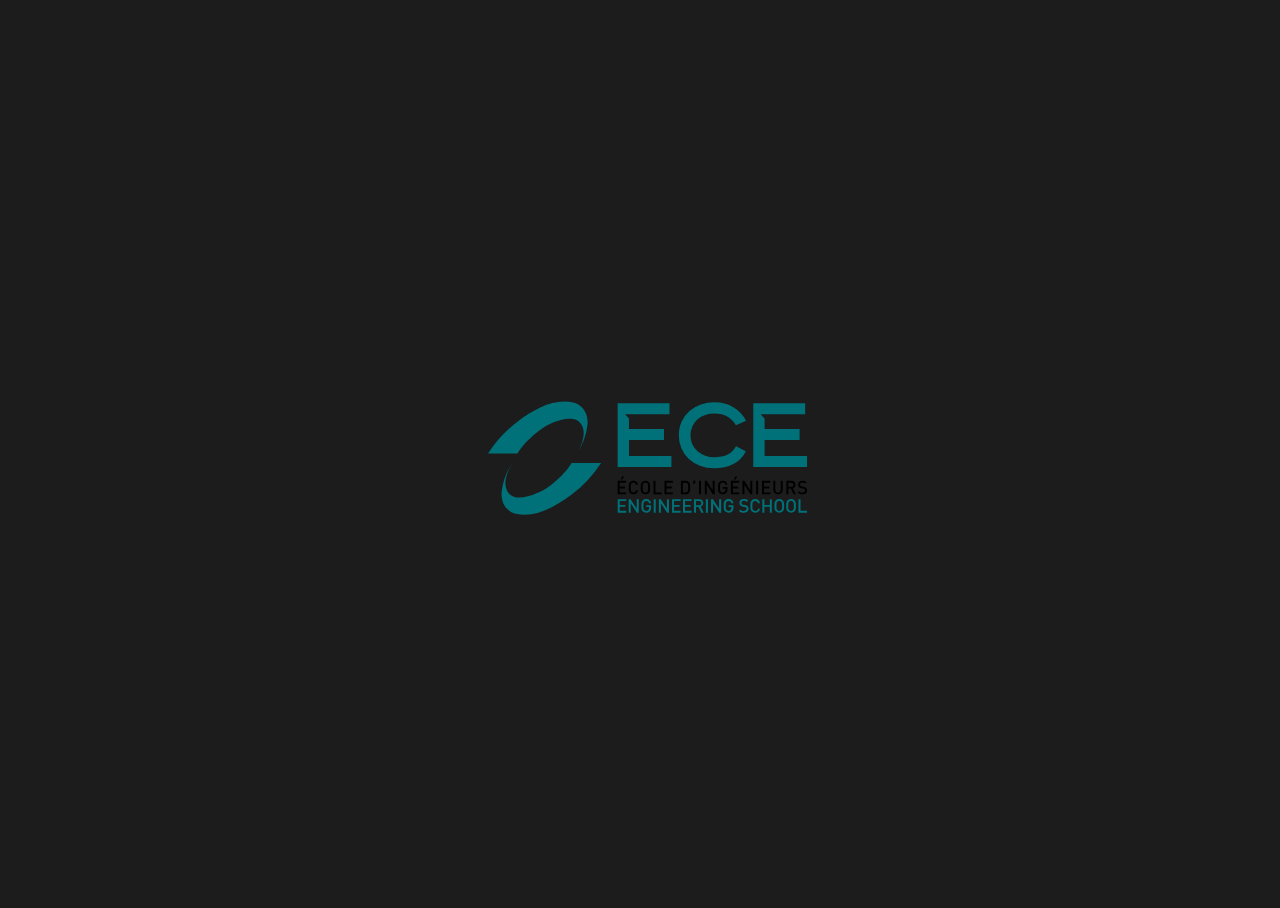
<file: M4_Nevada/ECE/index.html>
<!DOCTYPE html>
<html lang="fr">
<head>
    <meta charset="UTF-8">
    <title>ECE</title>
    <link rel="icon" href="../../logo.png"/>
    <link rel="stylesheet" href="styles.css"/>
    <link rel="stylesheet" href="../colors.css"/>
</head>
<body id="full-site">
    <img id="main-logo" class="main-logo" src="assets/main-logo.svg" alt="logo"/>

    <script src="scripts/main.js"></script>

    <div id="container" class="container">
        <h1>L'ECE : la Grande École de l'Ingénierie Numérique</h1>
    </div>
</body>
</html>
</file>
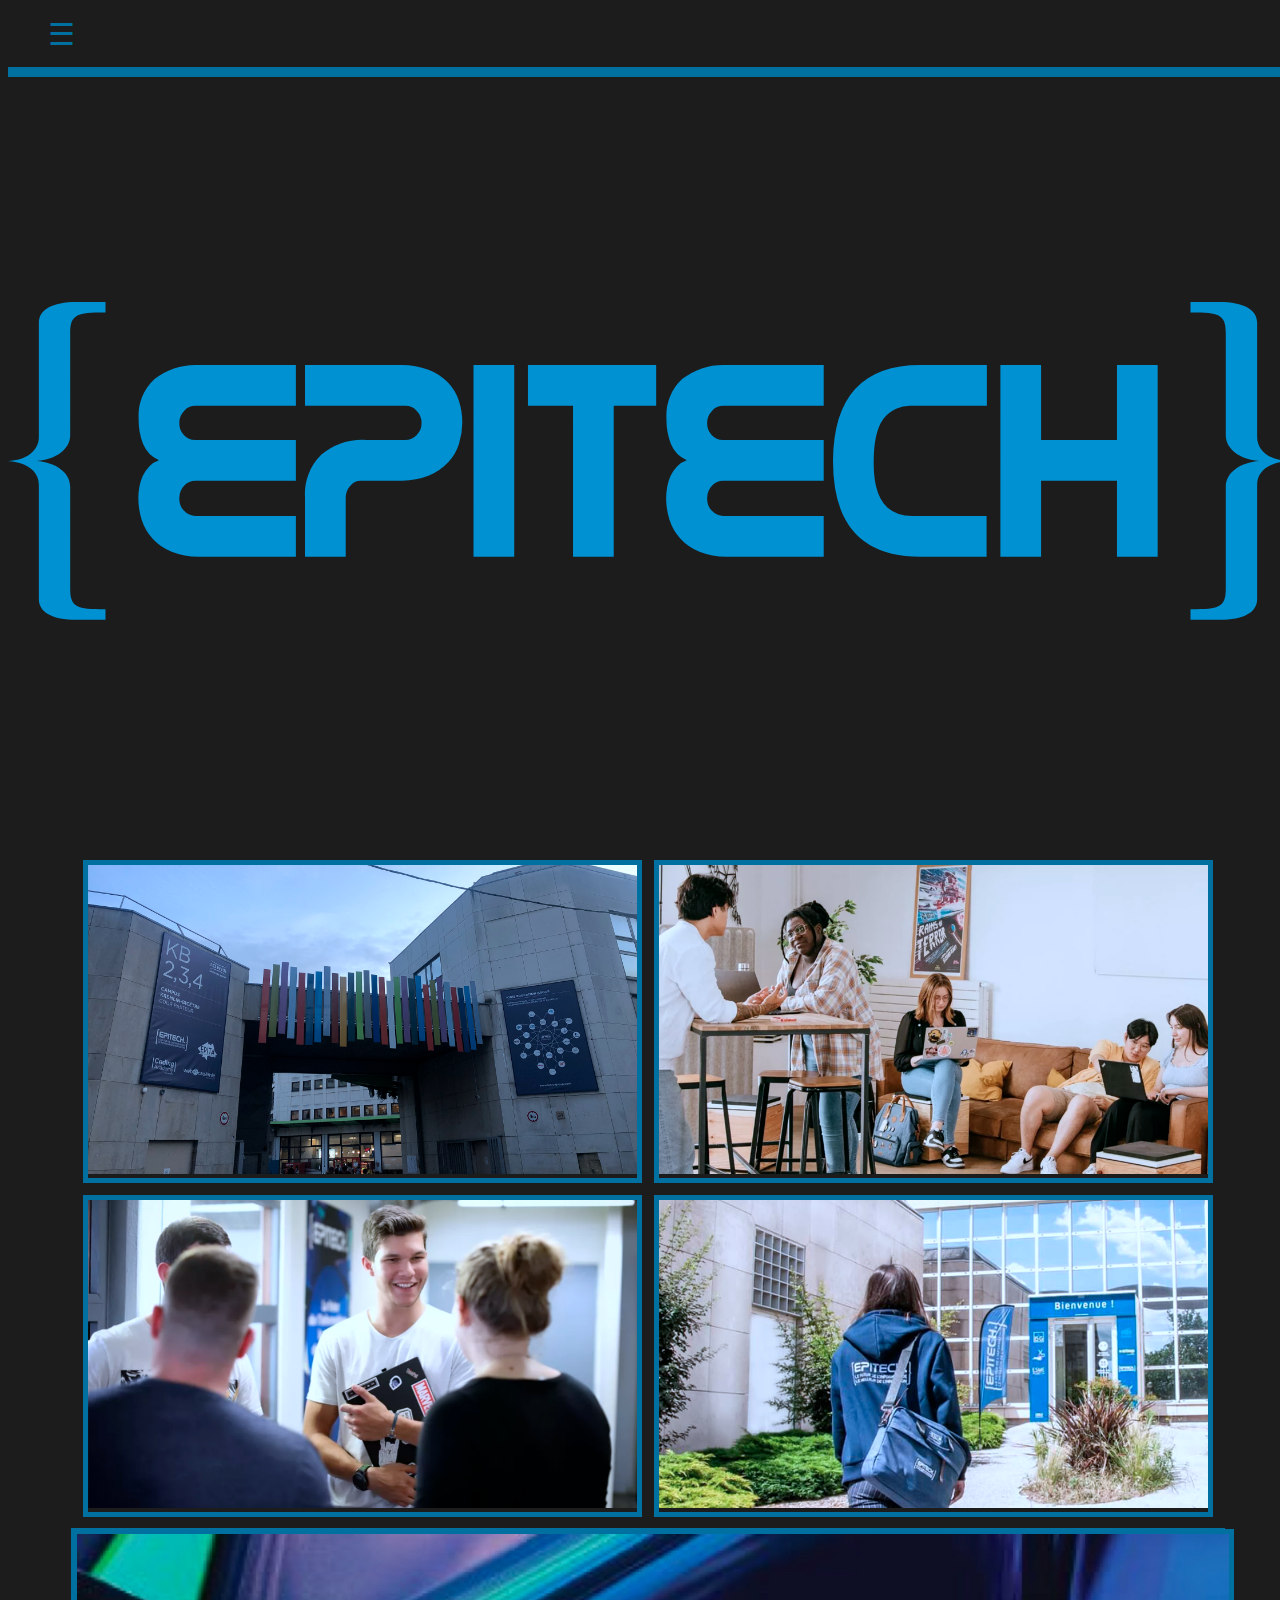
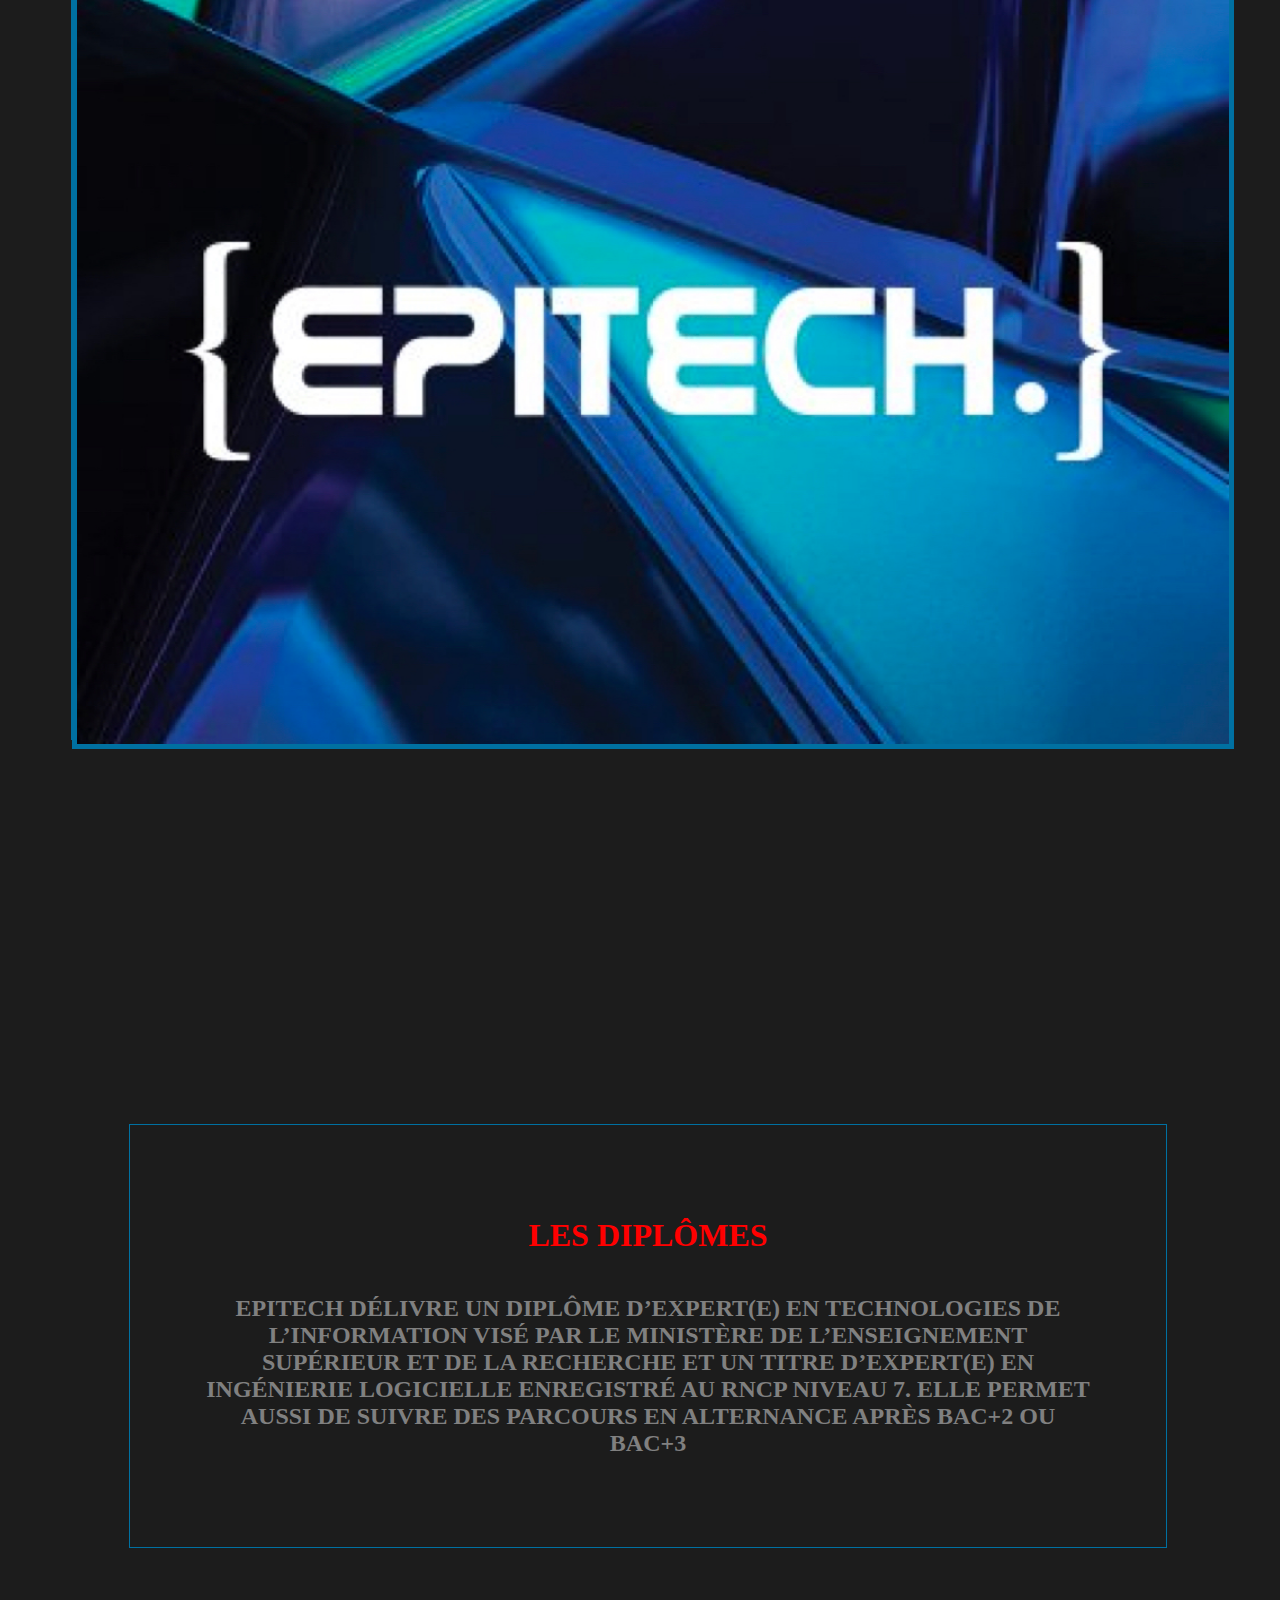
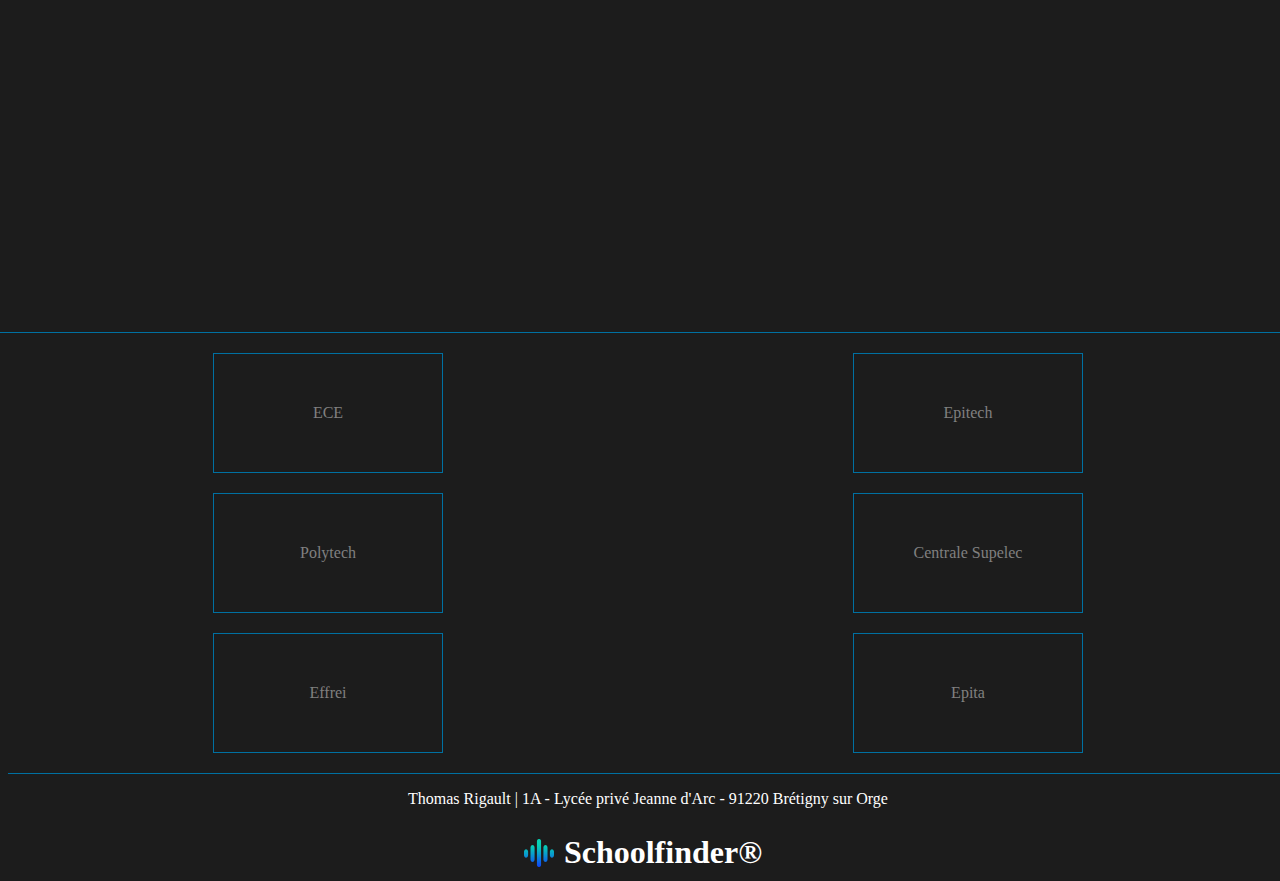
<file: M4_Nevada/Epitech/index.html>
<!DOCTYPE html>
<html lang="fr">
<head>
    <meta charset="UTF-8">
    <link rel="icon" href="../../logo.png"/>
    <link rel="stylesheet" href="styles.css"/>
    <link rel="stylesheet" href="../colors.css"/>
    <title>Epitech</title>
    <script src="main.js"></script>
</head>
<body>

    <nav class="header" id="header">
        <ul class="header-ul">
            <li id="side-menu-button" class="side-menu-open">
                <span onclick="openNav()">&#9776;</span>
            </li>
            <li>
            </li>
        </ul>
        <div id="options-container" style="width: 100vw">

        </div>
    </nav>

    <svg style="margin-top: 25vh; margin-bottom: 25vh;" id="scale-up-2" xmlns="http://www.w3.org/2000/svg" viewBox="0 0 177.648 44.102">
        <path d="M4.281,41.205V25.387c0-1.5-.987-2.536-2.668-3.05A6.328,6.328,0,0,0,0,22.051c2.525-.092,4.281-1.407,4.281-3.33V2.9C4.281,1.065,6.105-.01,9.61,0L13.53.008V1.465l-.768,0c-3.43-.009-4.13.551-4.13,2.9V18.486c0,1.924-1.968,3.379-4.628,3.565,2.66.188,4.628,1.643,4.628,3.567V39.743c0,2.349.633,2.907,4.13,2.9l.768,0v1.453L9.61,44.1H9.544C6.082,44.1,4.281,43.028,4.281,41.205Zm163.757,2.9-3.92-.01V42.639l.768,0c3.5.008,4.131-.551,4.131-2.9V25.618c0-1.924,1.967-3.379,4.628-3.567-2.661-.186-4.628-1.641-4.628-3.565V4.365c0-2.352-.7-2.912-4.131-2.9l-.768,0V.007L168.038,0c3.5-.01,5.329,1.065,5.329,2.894V18.721c0,1.923,1.757,3.238,4.282,3.33a6.323,6.323,0,0,0-1.613.285c-1.681.515-2.668,1.546-2.668,3.05V41.205c0,1.823-1.8,2.9-5.266,2.9Zm-14.125-8.751V24.8H143.382V35.351h-5.649V8.751h5.649v10.39h10.531V8.751h5.649v26.6Zm-27.306,0q-12.107,0-12.105-13.259V21.97q.121-13.221,12.144-13.219h9.211V14.41H125.516a4.652,4.652,0,0,0-4.035,1.839q-1.33,1.841-1.332,5.883v.323q0,7.239,5.326,7.238h10.341v5.659Zm-26.628,0a10.308,10.308,0,0,1-4.014-.688A7.248,7.248,0,0,1,93.3,32.824a7.077,7.077,0,0,1-1.494-2.605,9.809,9.809,0,0,1-.464-2.994,9.218,9.218,0,0,1,.142-1.557,5.947,5.947,0,0,1,.484-1.556,4.833,4.833,0,0,1,.887-1.293,3.391,3.391,0,0,1,1.351-.849,4.234,4.234,0,0,1-2.217-2.283,9.633,9.633,0,0,1-.606-3.58,6.808,6.808,0,0,1,2.22-5.438,9.461,9.461,0,0,1,6.375-1.918h13.234V14.41H99.292a2.117,2.117,0,0,0-1.594.707,2.478,2.478,0,0,0-.04,3.336,2.154,2.154,0,0,0,1.674.688h13.88V24.8H99.292a2.117,2.117,0,0,0-1.594.707,2.475,2.475,0,0,0-.665,1.76,2.411,2.411,0,0,0,.665,1.717,2.161,2.161,0,0,0,1.635.707h13.88v5.659Zm-21.558,0V14.41H72.166V8.751H89.959V14.41H84.068V35.351Zm-13.814,0V8.751h5.649v26.6Zm-23.384,0V27.145a7.591,7.591,0,0,1,2.28-5.964,9.077,9.077,0,0,1,6.275-2.04H55.1a2.189,2.189,0,0,0,1.633-.688,2.3,2.3,0,0,0,.665-1.658,2.369,2.369,0,0,0-.665-1.678,2.118,2.118,0,0,0-1.595-.707H41.222V8.751H54.456A10.577,10.577,0,0,1,58.35,9.4a7.468,7.468,0,0,1,2.683,1.74,6.63,6.63,0,0,1,1.533,2.547,9.634,9.634,0,0,1,.485,3.073,9.47,9.47,0,0,1-.465,2.931,6.934,6.934,0,0,1-1.492,2.566,7.626,7.626,0,0,1-2.663,1.839,10.006,10.006,0,0,1-3.975.708H49.011a1.912,1.912,0,0,0-1.533.727,2.58,2.58,0,0,0-.606,1.7v8.126Zm-14.5,0a10.3,10.3,0,0,1-4.014-.688,7.245,7.245,0,0,1-2.663-1.839,7.087,7.087,0,0,1-1.494-2.605,9.808,9.808,0,0,1-.463-2.994,9.212,9.212,0,0,1,.141-1.557,5.948,5.948,0,0,1,.484-1.556,4.836,4.836,0,0,1,.887-1.293,3.381,3.381,0,0,1,1.351-.849,4.235,4.235,0,0,1-2.218-2.283,9.633,9.633,0,0,1-.606-3.58,6.808,6.808,0,0,1,2.22-5.438A9.459,9.459,0,0,1,26.72,8.751H39.954V14.41H26.034a2.119,2.119,0,0,0-1.595.707,2.48,2.48,0,0,0-.04,3.336,2.154,2.154,0,0,0,1.675.688H39.954V24.8H26.034a2.119,2.119,0,0,0-1.595.707,2.478,2.478,0,0,0-.665,1.76,2.413,2.413,0,0,0,.665,1.717,2.163,2.163,0,0,0,1.636.707H39.954v5.659Z" transform="translate(0 0)" fill="#0091d3"></path>
    </svg>


    <div id="full-site">

        <table id="first-table">
            <tr>
                <td>
                    <div class="table-item">
                        <img class="reveal-image" src="assets/EPITECH_Paris_Campus.png" alt="Image1"/>
                        <div class="reveal-text">
                            <p><strong>15</strong> Campus en France et <strong>3</strong> en Europe</p>
                        </div>
                    </div>
                </td>
                <td>
                    <div class="table-item">
                        <img class="reveal-image" src="assets/Photo2.png" alt="Image2"/>
                        <div class="reveal-text">
                            <p>Plus de <strong>6000</strong> étudiants dans le monde</p>
                        </div>
                    </div>
                </td>
            </tr>
            <tr>
                <td>
                    <div class="table-item">
                        <img class="reveal-image" src="assets/Photo3.png" alt="Image3"/>
                        <div class="reveal-text">
                            <p><strong>3</strong> offres de CDI en moyenne avant la fin du cursus</p>
                        </div>
                    </div>
                </td>
                <td>
                    <div class="table-item">
                        <img class="reveal-image" src="assets/Photo4.png" alt="Image4"/>
                        <div class="reveal-text">
                            <p>Plus de <strong>3000</strong> entreprises partenaires</p>
                        </div>
                    </div>
                </td>
            </tr>
        </table>

        <div class="cube">
            <div class="face-1">
                <img src="assets/Epitech_Background.jpeg" alt="Background"/>
            </div>
            <div class="face-2" style="background-image: url('assets/EpitechFond.webp'); background-repeat: no-repeat; background-size: 100%">
                <h1>LEARN DIFFERENT</h1>
                <h2 style="background: rgba(169,7,7,0.5)">Epitech, l’école de l’excellence informatique forme depuis 25 ans les experts de la tech qui façonneront le monde de demain.</h2>
            </div>
        </div>

        <div class="diplome">
            <h1 style="color: red">Les diplômes</h1>
            <h2 style="color: grey">Epitech délivre un Diplôme d’Expert(e) en technologies de l’information visé par le Ministère de l’Enseignement Supérieur et de la Recherche et un Titre d’Expert(e) en ingénierie logicielle enregistré au RNCP niveau 7. Elle permet aussi de suivre des parcours en alternance après Bac+2 ou Bac+3</h2>
        </div>

        <article>
            <div class="article-horizontal-container">
                <a target="_blank" href="../ECE/index.html">ECE</a>
                <a href="#">Epitech</a>
            </div>
            <div class="article-horizontal-container">
                <a target="_blank" href="../../ItsShixyo/Polytech/index.html">Polytech</a>
                <a target="_blank" href="../../ItsShixyo/CentraleSupelec/index.html">Centrale Supelec</a>
            </div>
            <div class="article-horizontal-container">
                <a target="_blank" href="../../Kenox_I/EFFREI/efrei.html">Effrei</a>
                <a target="_blank" href="../../Kenox_I/EPITA/epita.html">Epita</a>
            </div>
        </article>

        <footer>
            <div class="footer-top">
                <p style="color: white; user-select: none">Thomas Rigault | 1A - Lycée privé Jeanne d'Arc - 91220 Brétigny sur Orge</p>
            </div>
            <div class="footer-bottom">
                <img src="../../logo.png" alt="logo"/>
                <h1 style="color: white; user-select: none; margin: 10px">Schoolfinder®</h1>
            </div>
        </footer>
    </div>
</body>
</html>
</file>
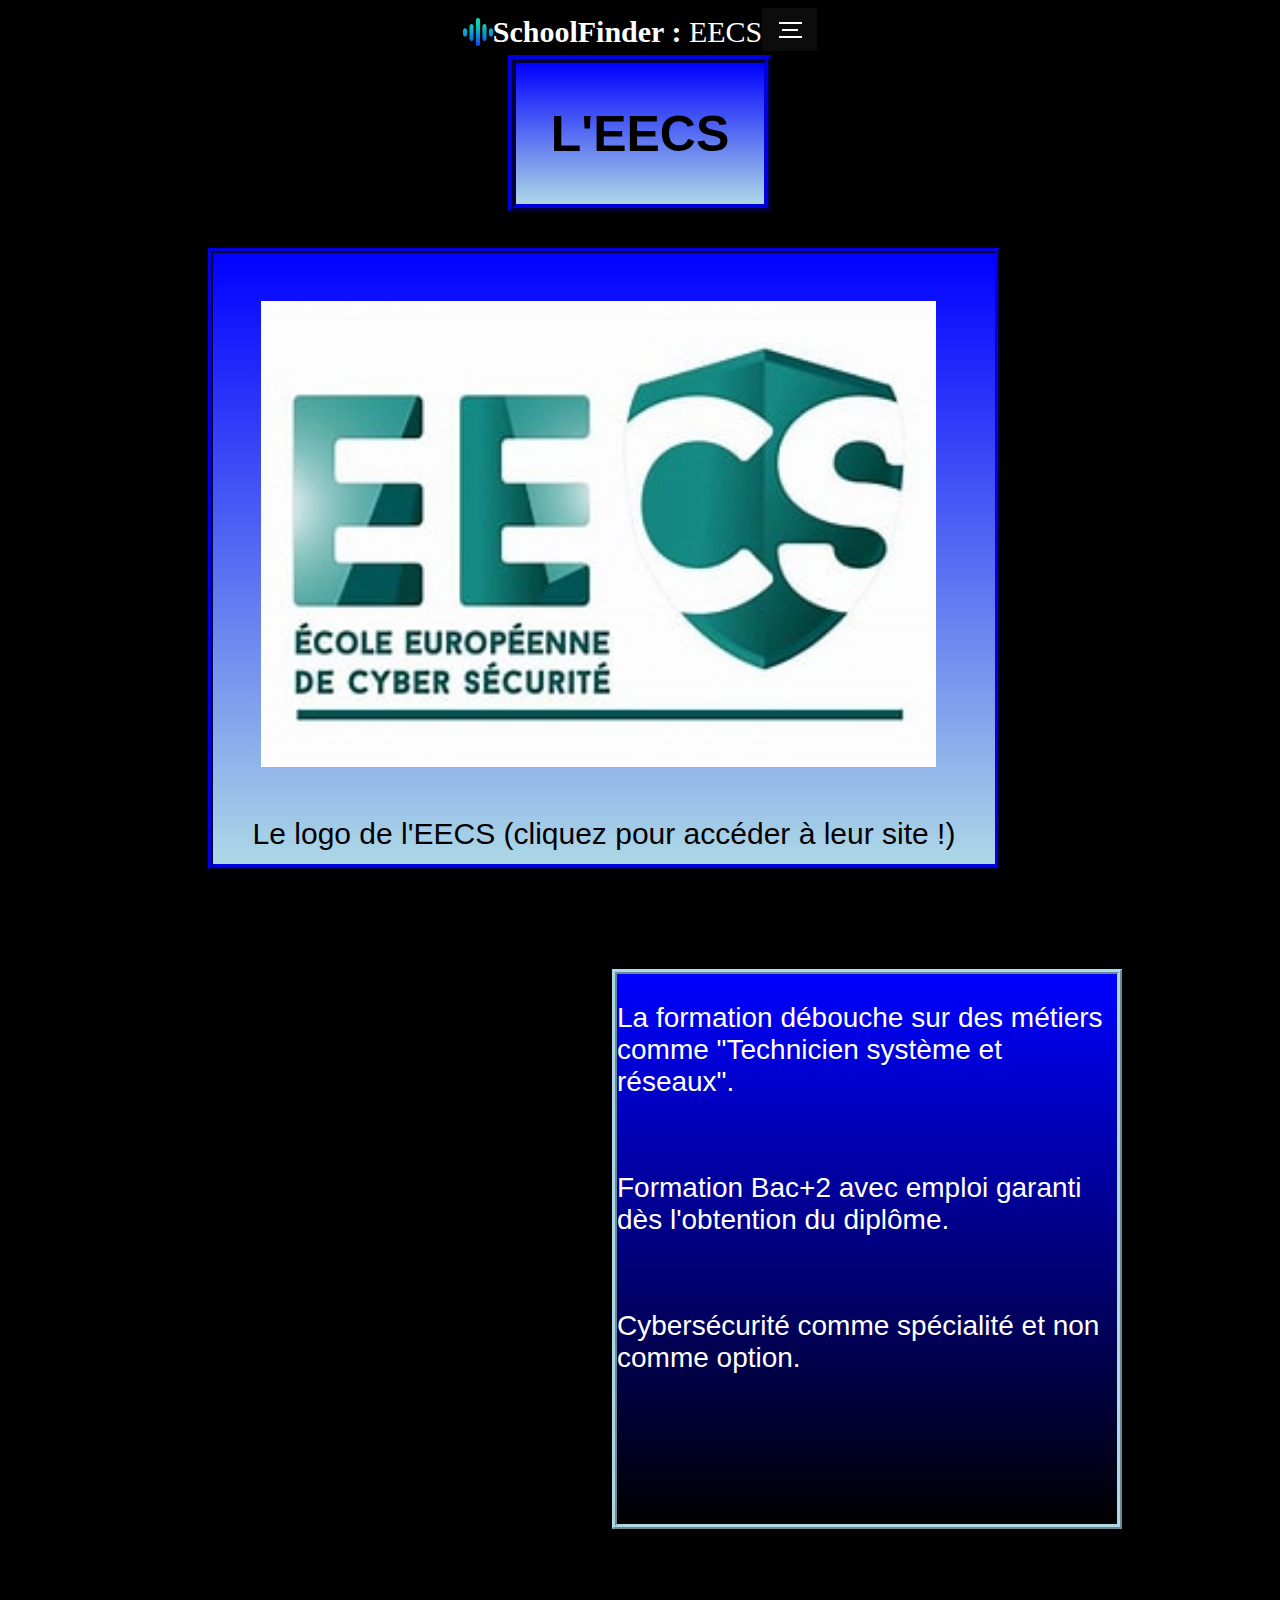
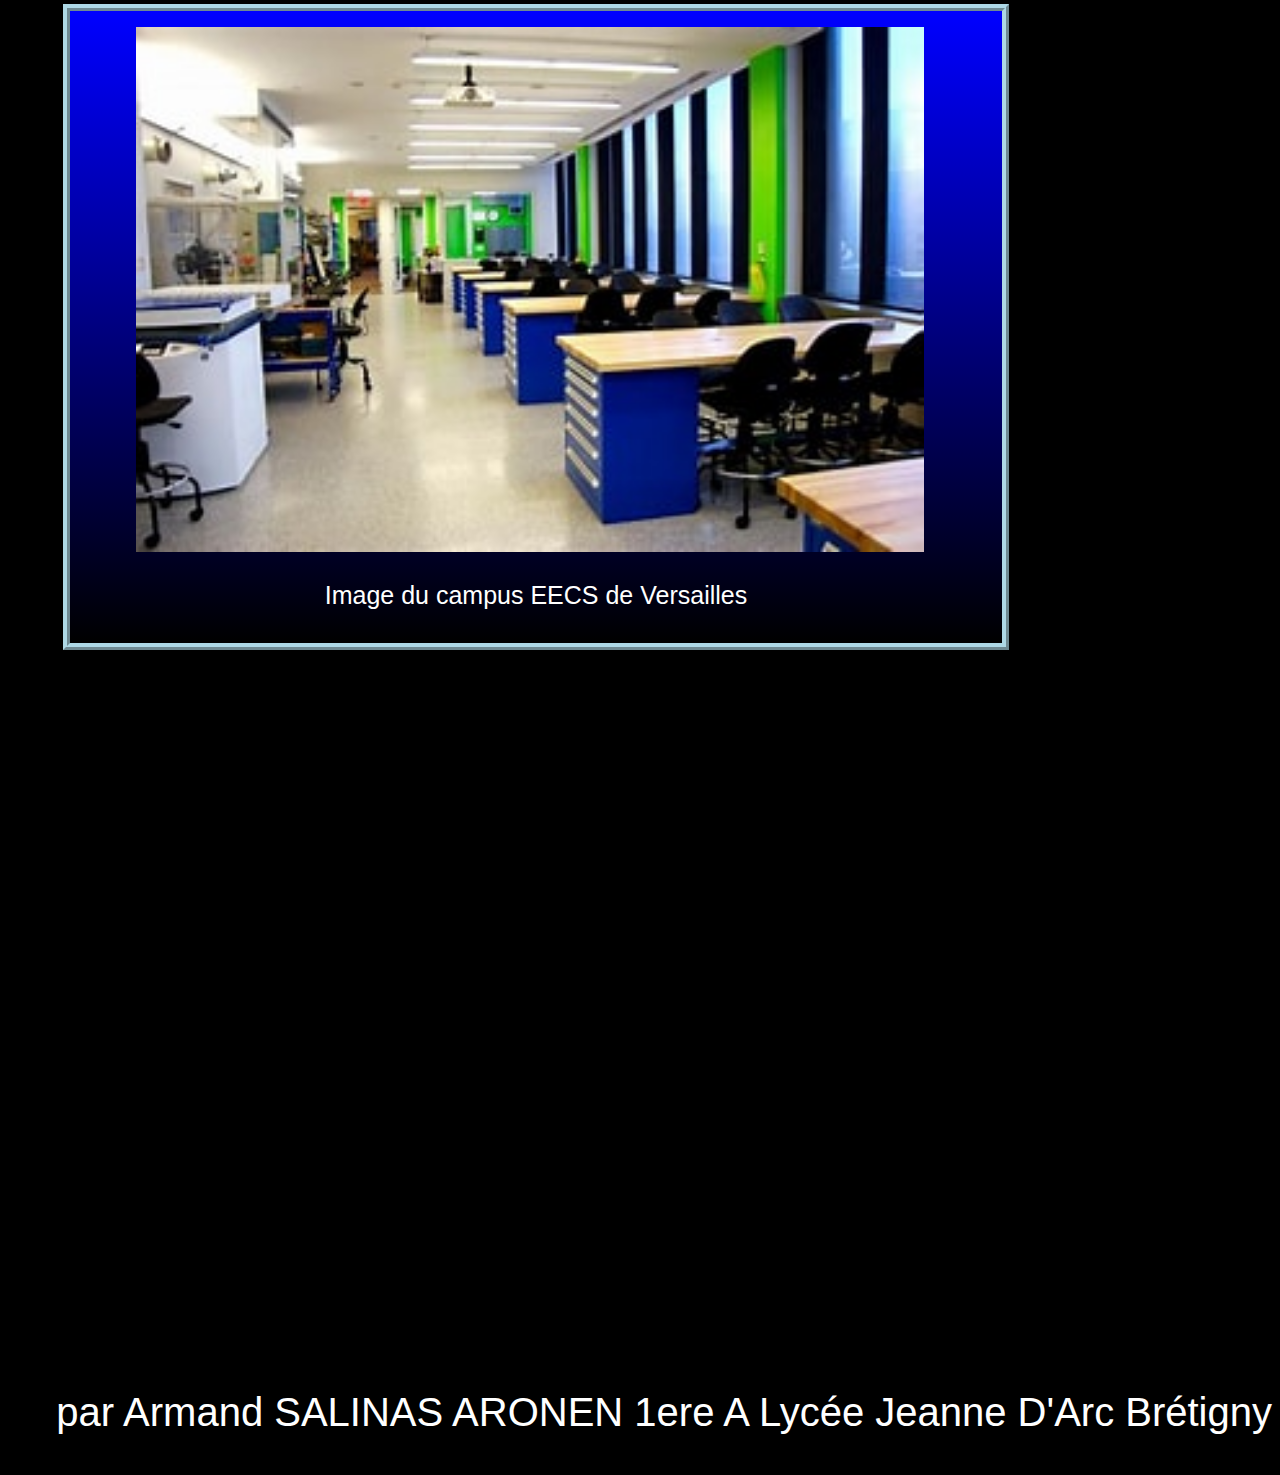
<file: pro911005/Projet_NSI.html>
<!DOCTYPE html>
<html>
<head>
    <meta charset="utf-8">
    <title>EECS</title>
	<link rel="stylesheet" href="Projet_NSI.css">
</head>

<body>
<div id="nom-du-site">
            <img src="../logo.png" id="logo_site">
            <a id="texte0"><strong>SchoolFinder :</strong> EECS</a>
            <a style="align-self: flex-end" href="../!home/home/index.html">
                <img src="menu.png" id="menu" alt="menu">
            </a>
</div>
<div class="balise1">
   <h1>L'EECS</h1>
</div>
<br>
<br>
<div class="balise2">
<a href=https://eecs.fr><img src="EECS_image_1.jpg" alt="Le logo de l'EECS" ></a>
<p> Le logo de l'EECS (cliquez pour accéder à leur site !)</p>
</div>
<div class="balise3">
  <p>La formation débouche sur des métiers comme "Technicien système et réseaux".</p>
  <br>
  <p>Formation Bac+2 avec emploi garanti dès l'obtention du diplôme.</p>
  <br>
  <p>Cybersécurité comme spécialité et non comme option.</p>
</div>
<div class="balise4">
<img src="eecs_image_2.jpg" alt="image d'intérieur" >
<p>Image du campus EECS de Versailles </p>
</div>
<br>
<div class="nom">
<p>par Armand SALINAS ARONEN 1ere A Lycée Jeanne D'Arc Brétigny</p>
</div>
</body>
</file>
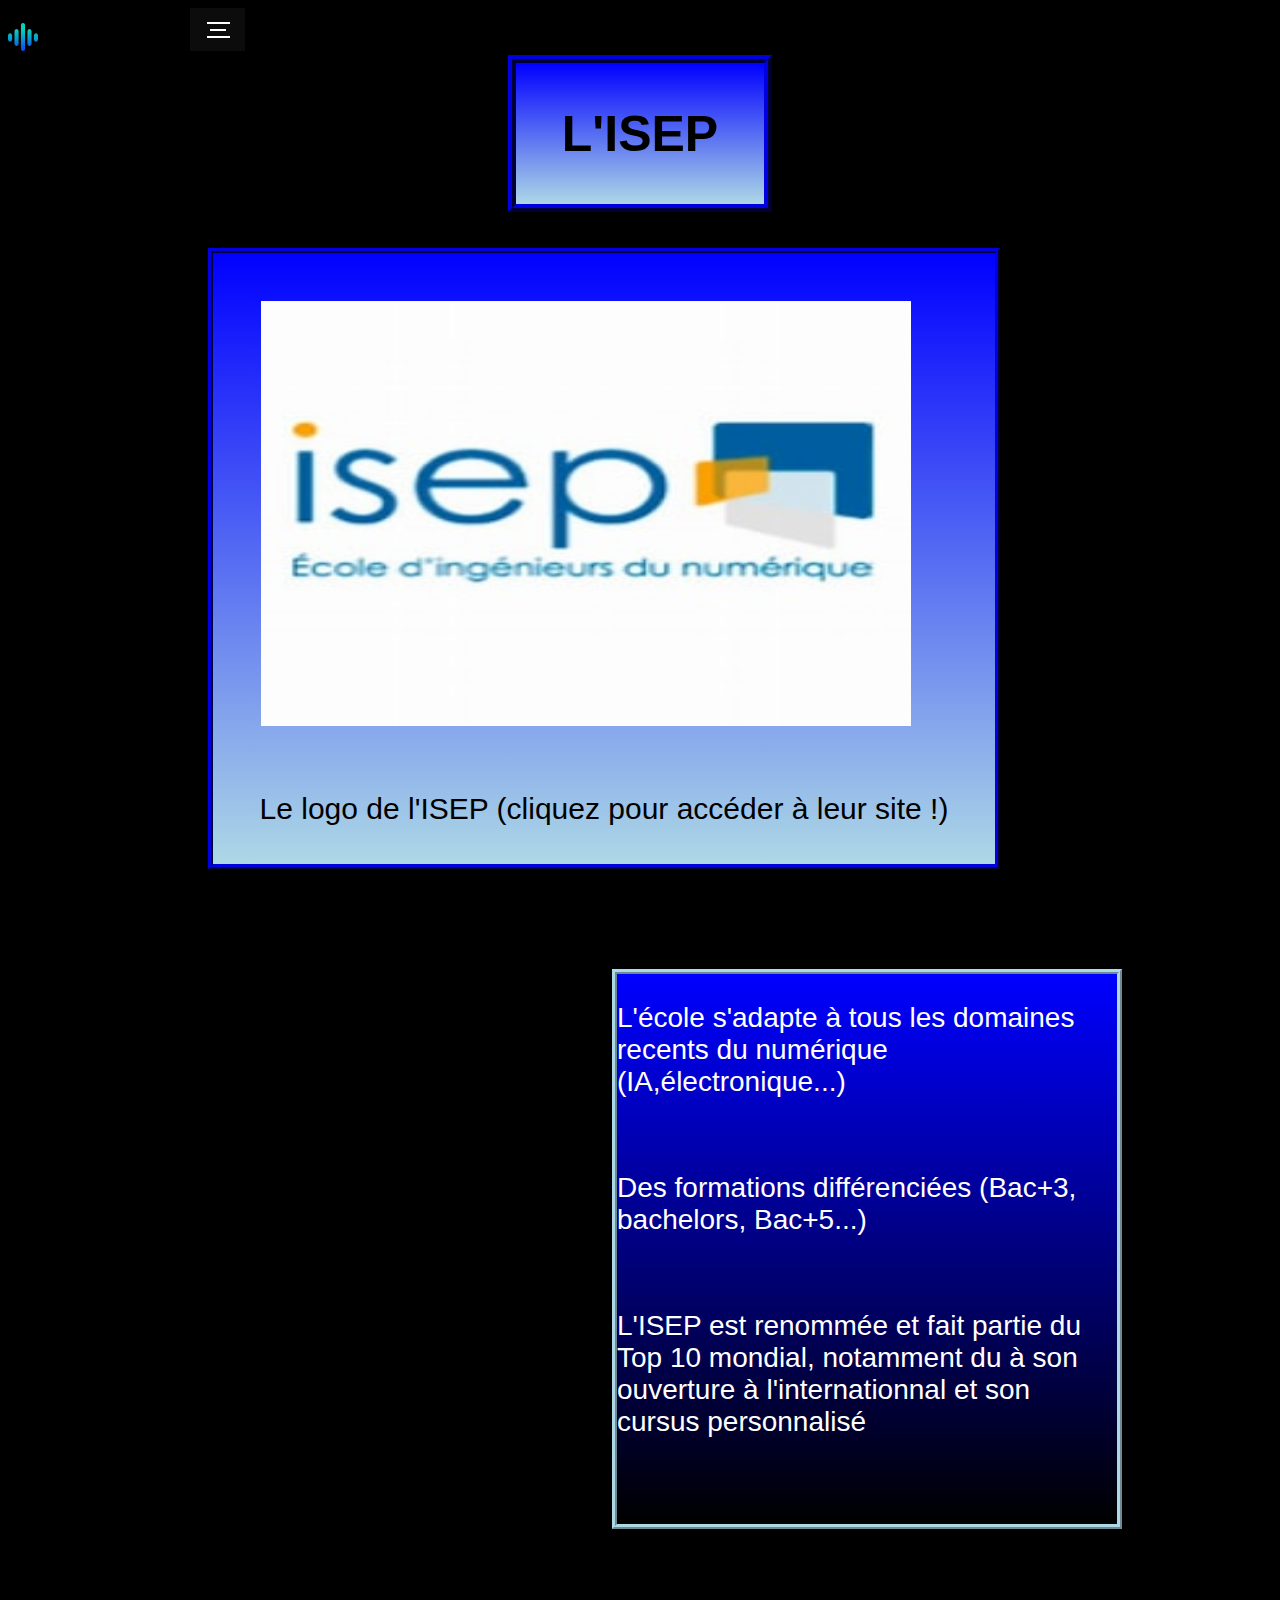
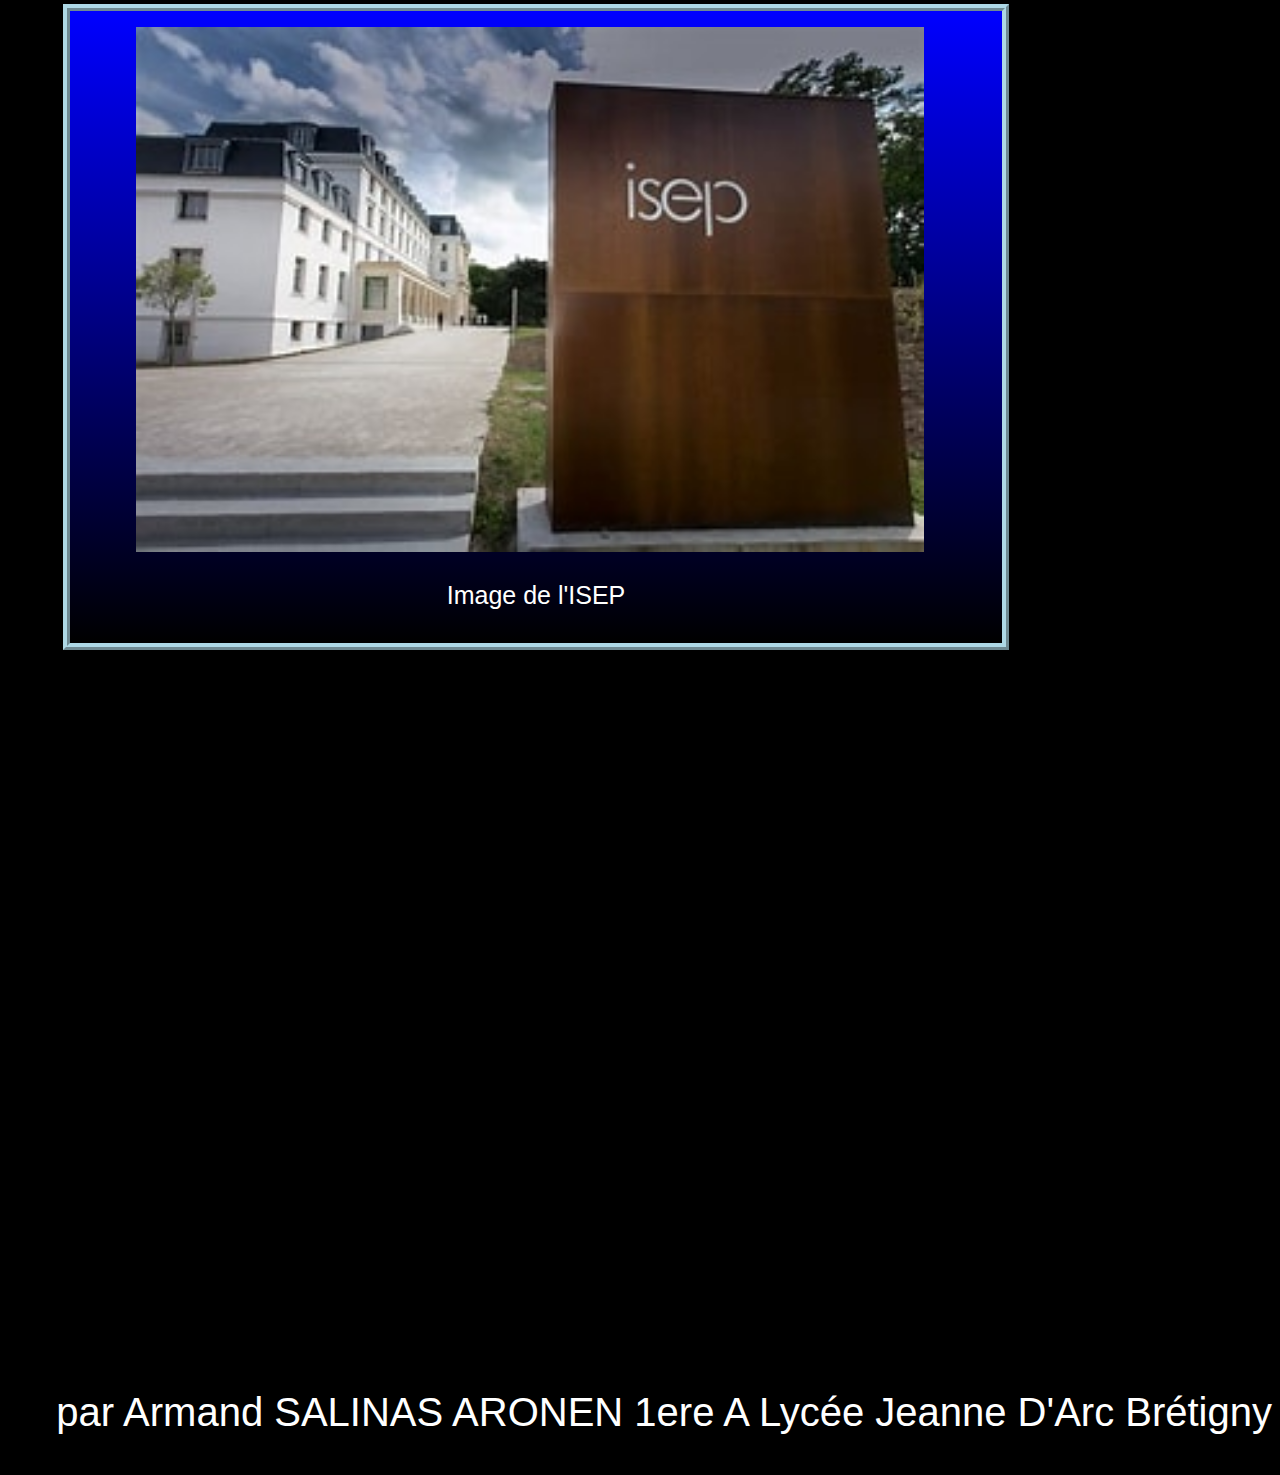
<file: pro911005/Projet_NSI_2.html>
<!DOCTYPE html>
<html>
<head>
    <meta charset="utf-8">
    <title>ISEP</title>
	<link rel="stylesheet" href="projet_NSI_2.css">
</head>

<body>
<div id="nom-du-site">
            <img src="../logo.png" id="logo_site">
            <a id="texte0"><strong>SchoolFinder :</strong> EECS</a>
            <a  href="MenuRedirection/redirection.html"><img src="menu.png" id="menu"></a>
</div>
<div class="balise1">
   <h1>L'ISEP</h1>
</div>
<br>
<br>
<div class="balise2">
<a href=https://www.isep.fr><img src="ISEP_image_1.jpg" alt="Le logo de l'EECS" ></a>
<p> Le logo de l'ISEP (cliquez pour accéder à leur site !)</p>
</div>
<div class="balise3">
  <p>L'école s'adapte à tous les domaines recents du numérique (IA,électronique...) </p>
  <br>
  <p>Des formations différenciées (Bac+3, bachelors, Bac+5...)</p>
  <br>
  <p>L'ISEP est renommée et fait partie du Top 10 mondial, notamment du à son ouverture à l'internationnal et son cursus personnalisé</p>
</div>
<div class="balise4">
<img src="ISEP_image_2.jpg" alt="image d'intérieur" >
<p>Image de l'ISEP </p>
</div>
<br>
<div class="nom">
<p>par Armand SALINAS ARONEN 1ere A Lycée Jeanne D'Arc Brétigny</p>
</div>
</body>
</file>
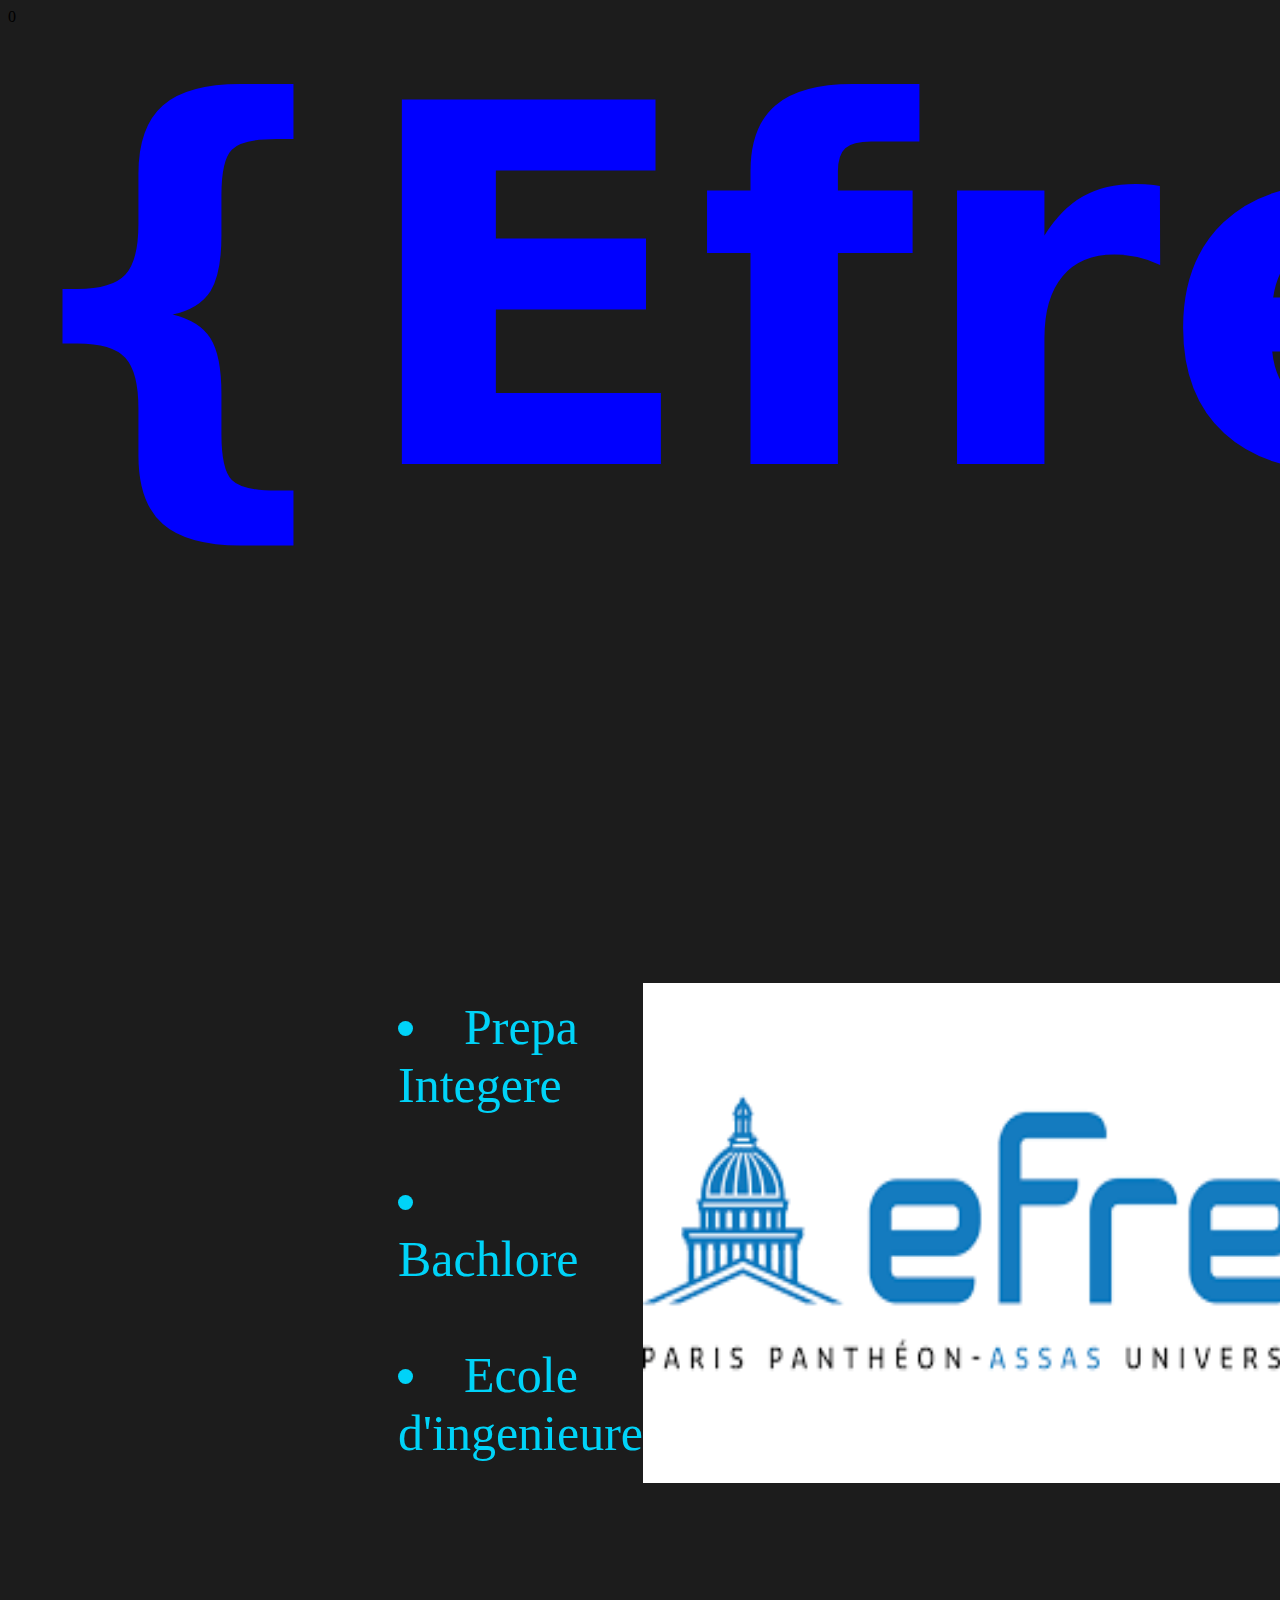
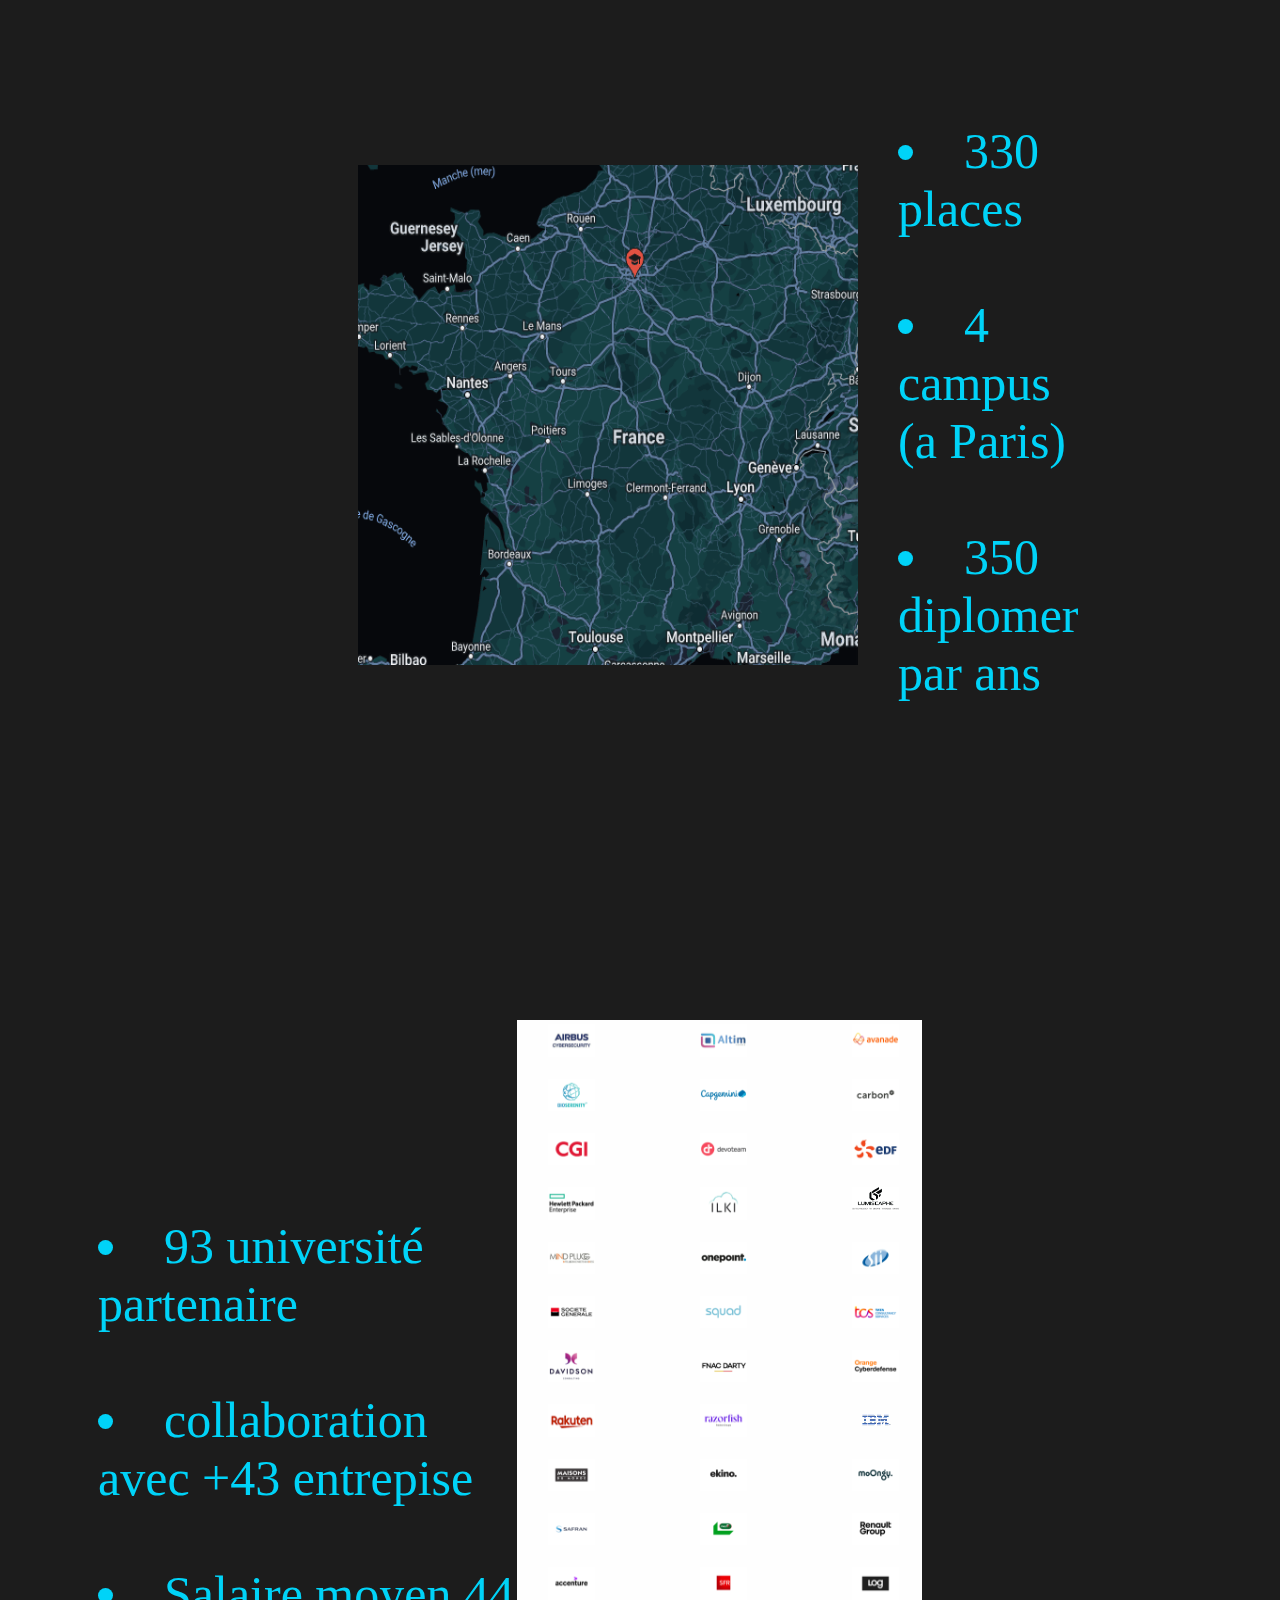
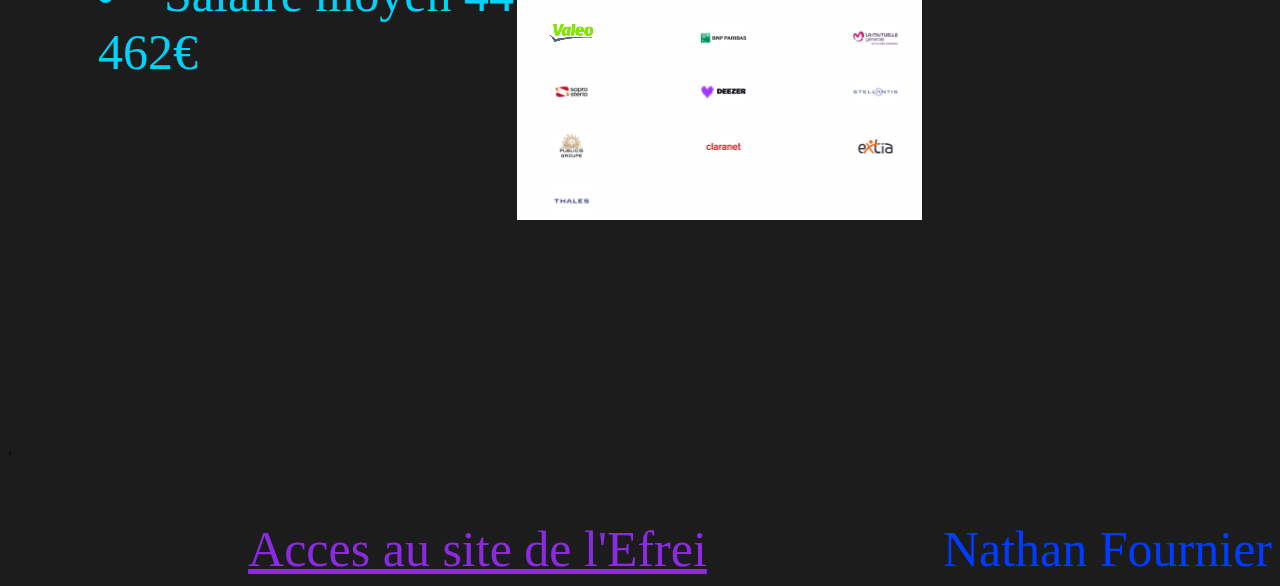
<file: Kenox_I/effrei/efrei.html>
<!DOCTYPE html>
<htlm lang="fr">

    <head>
        <meta charset="utf8">
        <title>Presentation Efrei</title>
        <link rel="stylesheet" type="text/css" href="efrei.css">
    </head>

    <body style="background-color:#1c1c1c;">
        <div>0</div>
        <div class="workspace">
            <h1 id="title">{Efrei}</h1>
        </div>
        <br><br><br><br>
        <div id="div1">
            <ul style="list-style-type: disc" id="fistParagraphe1">
                <br>
                <li>Prepa Integere</li>
                <br>
                <li>Bachlore</li>
                <br>
                <li>Ecole d'ingenieure</li>
            </ul>
            <img src="image1.png" id="image1">        
        </div>
        <br>
        <div id="div2">
            <img src="image2.png" id="image2">
            <ul style="list-style-type: disc" id="fistParagraphe2">
                <br>
                <li>330 places</li>
                <br>
                <li>4 campus (a Paris)</li>
                <br>
                <li>350 diplomer par ans</li>
            </ul>
            
        </div>
        <br>
        <div id="div3">
            <ul style="list-style-type: disc" id="fistParagraphe3">
                <br>
                <li>93 université partenaire</li>
                <br>
                <li>collaboration avec +43 entrepise</li>
                <br>
                <li>Salaire moyen 44 462€</li>
                
            </ul>
            <img src="image3.png" id="image3">
        </div>
        <div id="div4">
            <p>.</p>
            <a href="https://www.efrei.fr/" id="text">Acces au site de l'Efrei </a>
            <p id="nom">Nathan Fournier</p>
        </div>
    <script src="effrei.js"></script>
    </body>
</htlm>
</file>
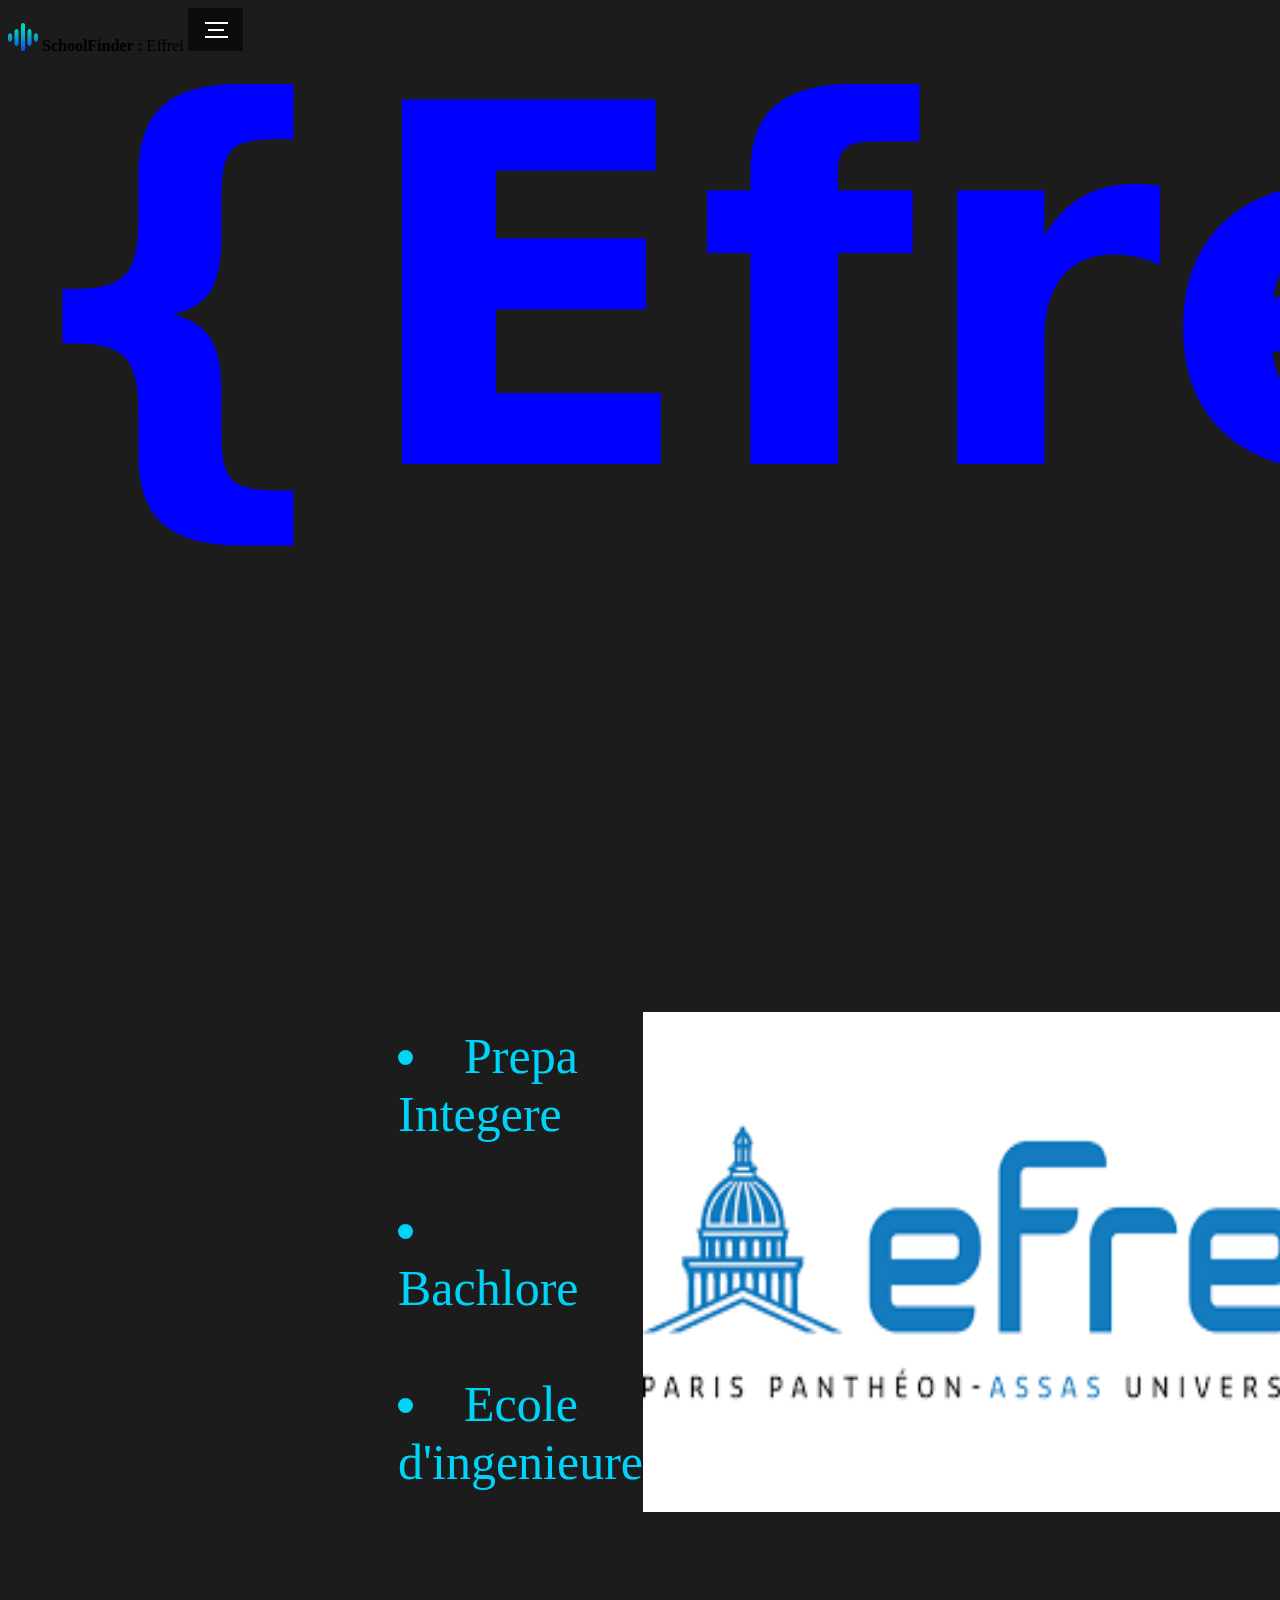
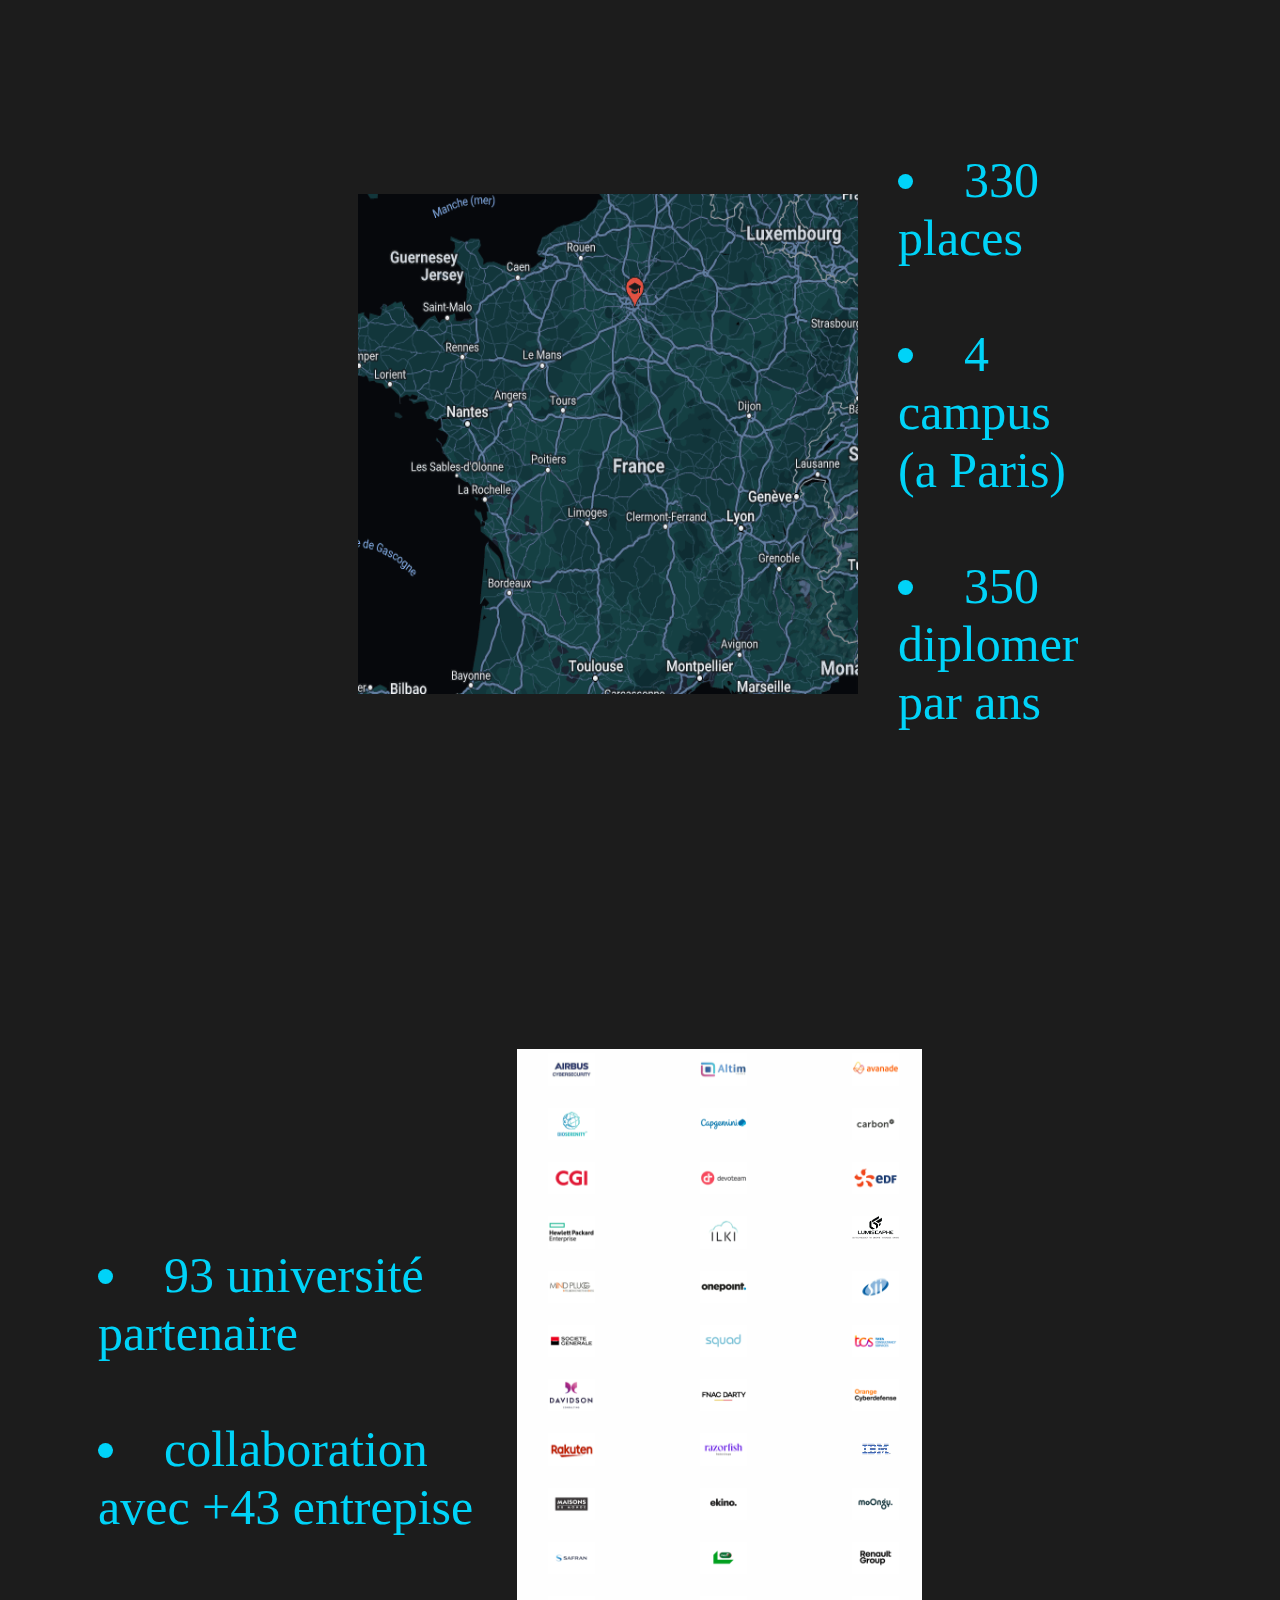
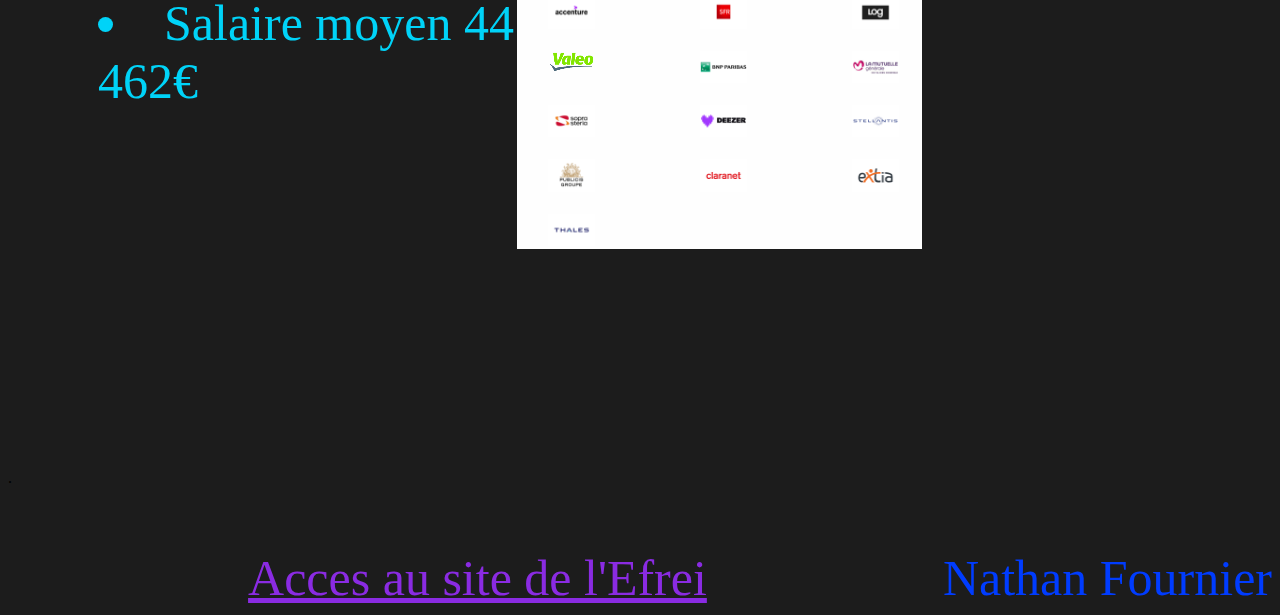
<file: Kenox_I/EFFREI/efrei.html>
<!DOCTYPE html>
<link rel="stylesheet" href="efrei.css">
<html lang="fr">

    <head>
        <meta charset="utf8">
        <title>Presentation Efrei</title>
        <link rel="stylesheet" type="text/css" href="efrei.css">
    </head>

    <body style="background-color:#1c1c1c;">
        <div id="bando">
            <img src="logo.png" id="imagebando">
            <a id="textbando"><strong>SchoolFinder :</strong> Effrei</a>
            <a  href="MenuRedirection/redirection.html"><img src="menu.png" id="menu"></a>
        </div>
        <div class="workspace">
            <h1 id="title">{Efrei}</h1>
        </div>
        <br><br><br><br>
        <div id="div1">
            <ul style="list-style-type: disc" id="fistParagraphe1">
                <br>
                <li>Prepa Integere</li>
                <br>
                <li>Bachlore</li>
                <br>
                <li>Ecole d'ingenieure</li>
            </ul>
            <img src="image1.png" id="image1">        
        </div>
        <br>
        <div id="div2">
            <img src="image2.png" id="image2">
            <ul style="list-style-type: disc" id="fistParagraphe2">
                <br>
                <li>330 places</li>
                <br>
                <li>4 campus (a Paris)</li>
                <br>
                <li>350 diplomer par ans</li>
            </ul>
            
        </div>
        <br>
        <div id="div3">
            <ul style="list-style-type: disc" id="fistParagraphe3">
                <br>
                <li>93 université partenaire</li>
                <br>
                <li>collaboration avec +43 entrepise</li>
                <br>
                <li>Salaire moyen 44 462€</li>
                
            </ul>
            <img src="image3.png" id="image3">
        </div>
        <div id="div4">
            <p>.</p>
            <a href="https://www.efrei.fr/" id="text">Acces au site de l'Efrei </a>
            <p id="nom">Nathan Fournier</p>
        </div>
    <script src="effrei.js"></script>
    </body>
</html>
</file>
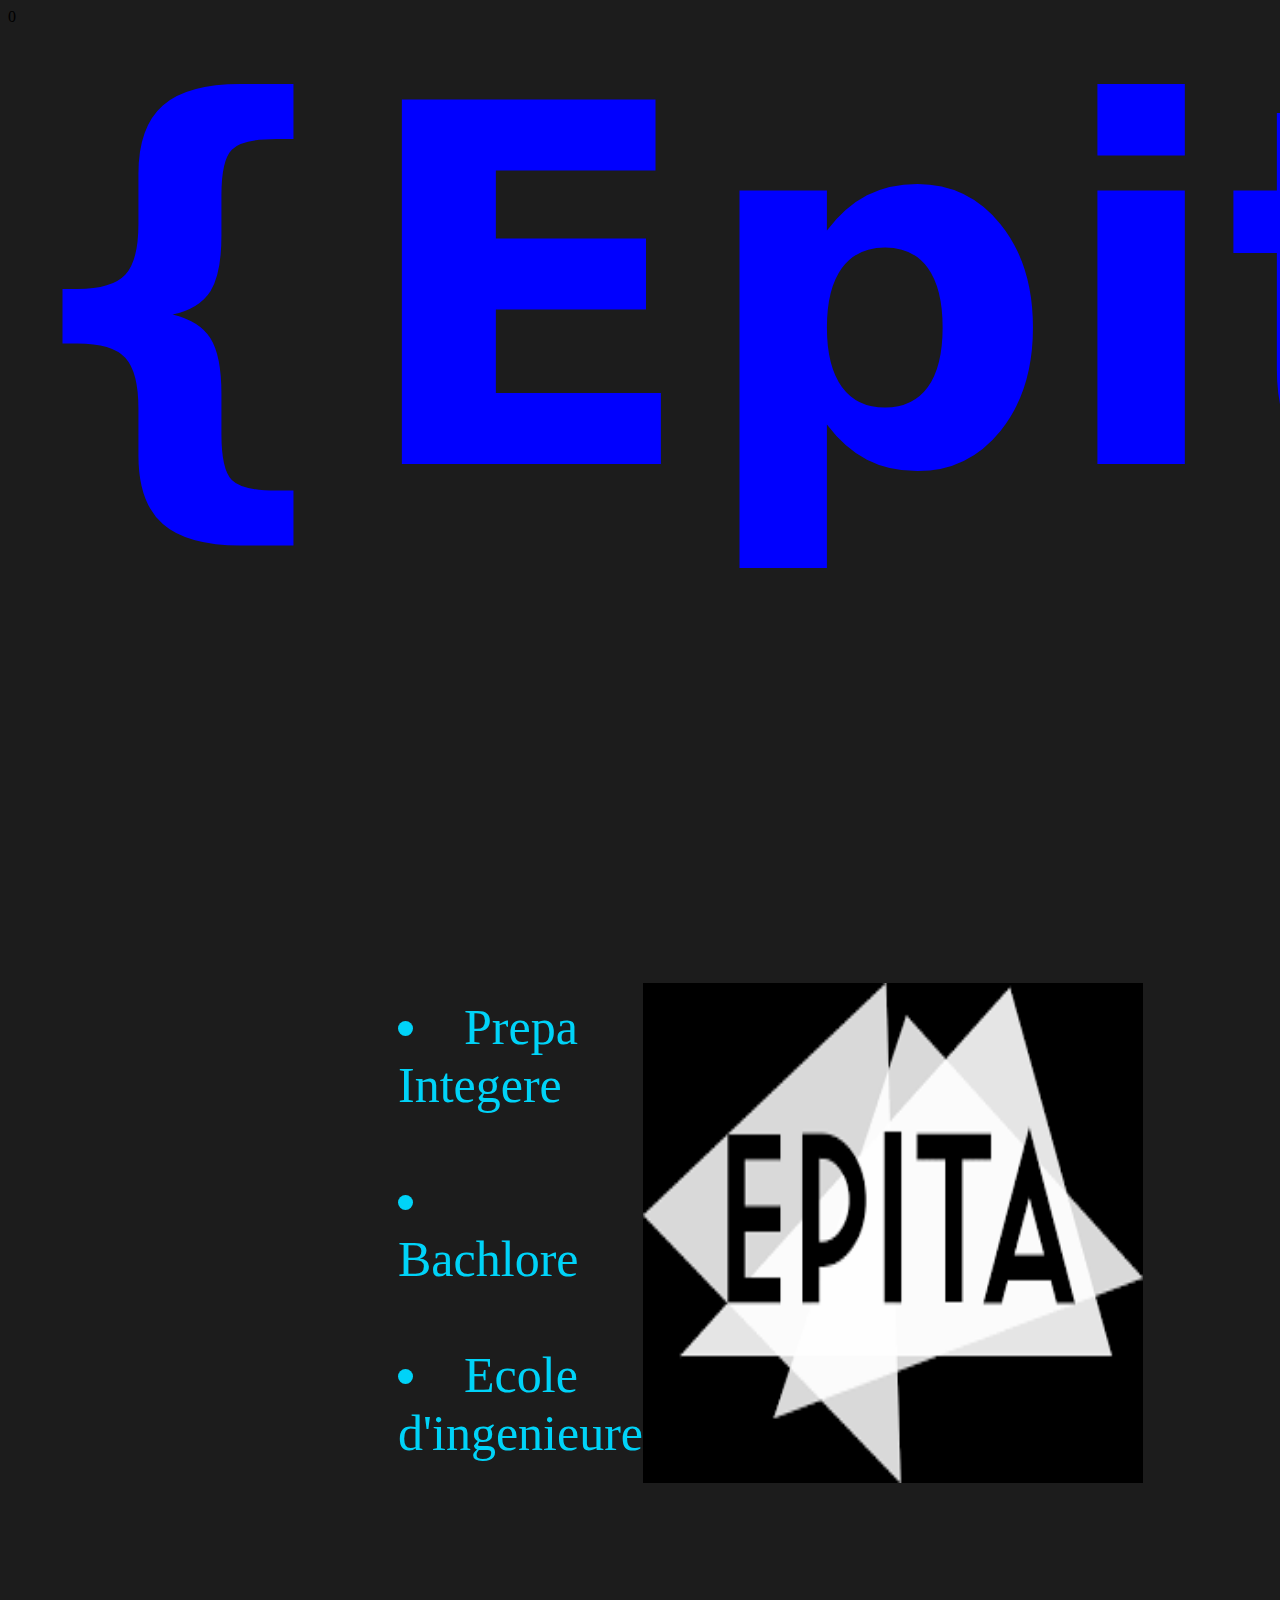
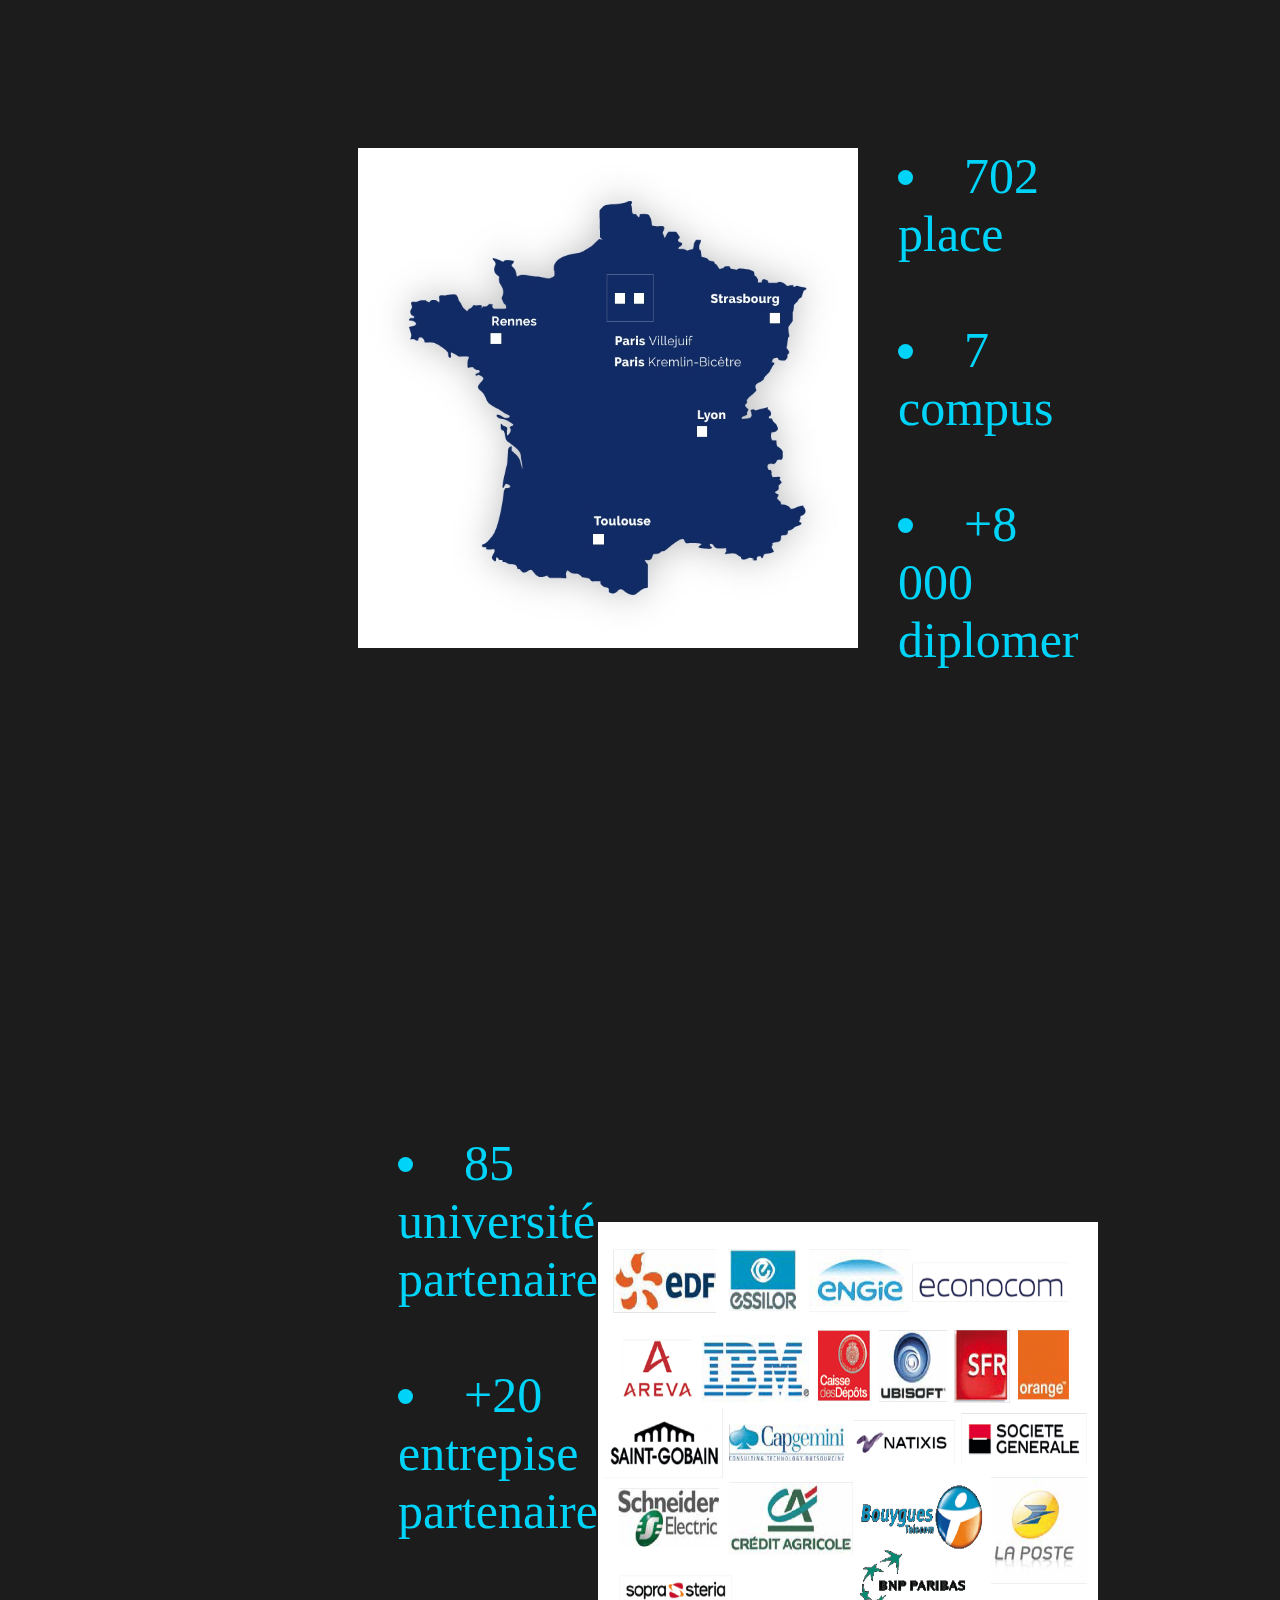
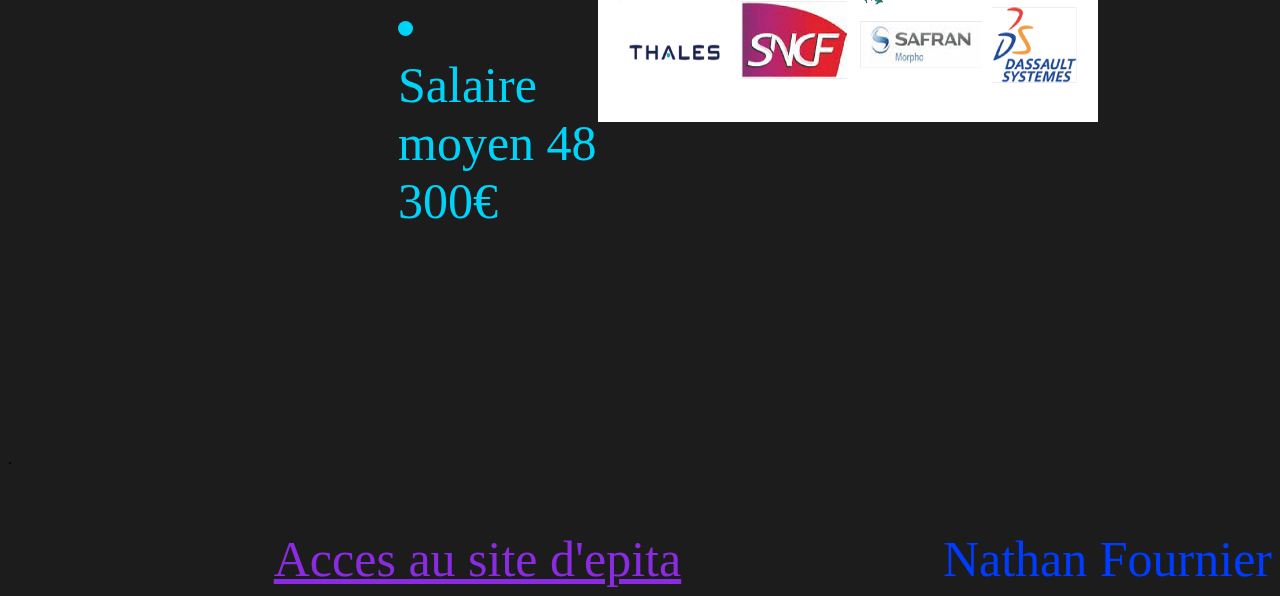
<file: Kenox_I/epita/epita.html>
<!DOCTYPE html>
<htlm lang="fr">

    <head>
        <meta charset="utf8">
        <title>Presentation Epita</title>
        <link rel="stylesheet" type="text/css" href="epita.css">
    </head>

    <body style="background-color:#1c1c1c;">
        <div>0</div>
        <div class="workspace">
            <h1 id="title">{Epita}</h1>
        </div>
        <br><br><br><br>
        <div id="div1">
            <ul style="list-style-type: disc" id="fistParagraphe1">
                <br>
                <li>Prepa Integere</li>
                <br>
                <li>Bachlore</li>
                <br>
                <li>Ecole d'ingenieure</li>
            </ul>
            <img src="image1.png" id="image1">

        </div>
        <br>
        <div id="div2">
            <img src="image2.jpg" id="image2">
            <ul style="list-style-type: disc" id="fistParagraphe2">
                <br>
                <li>702 place</li>
                <br>
                <li>7 compus</li>
                <br>
                <li>+8 000 diplomer</li>
            </ul>
        </div>
        <br>
        <div id="div3">
            <ul style="list-style-type: disc" id="fistParagraphe3">
                <br>
                <li>85 université partenaire</li>
                <br>
                <li>+20 entrepise partenaire</li>
                <br>
                <li>Salaire moyen 48 300€</li>
                
            </ul>
            <img src="Image3.png" id="image3">
        </div>
        <div id="div4">
            <p>.</p>
            <a href="https://www.epita.fr/" id="text">Acces au site d'epita </a>
            <p id="nom">Nathan Fournier</p>
        </div>
    <script src="epita.js"></script>
    </body>
</htlm>
</file>
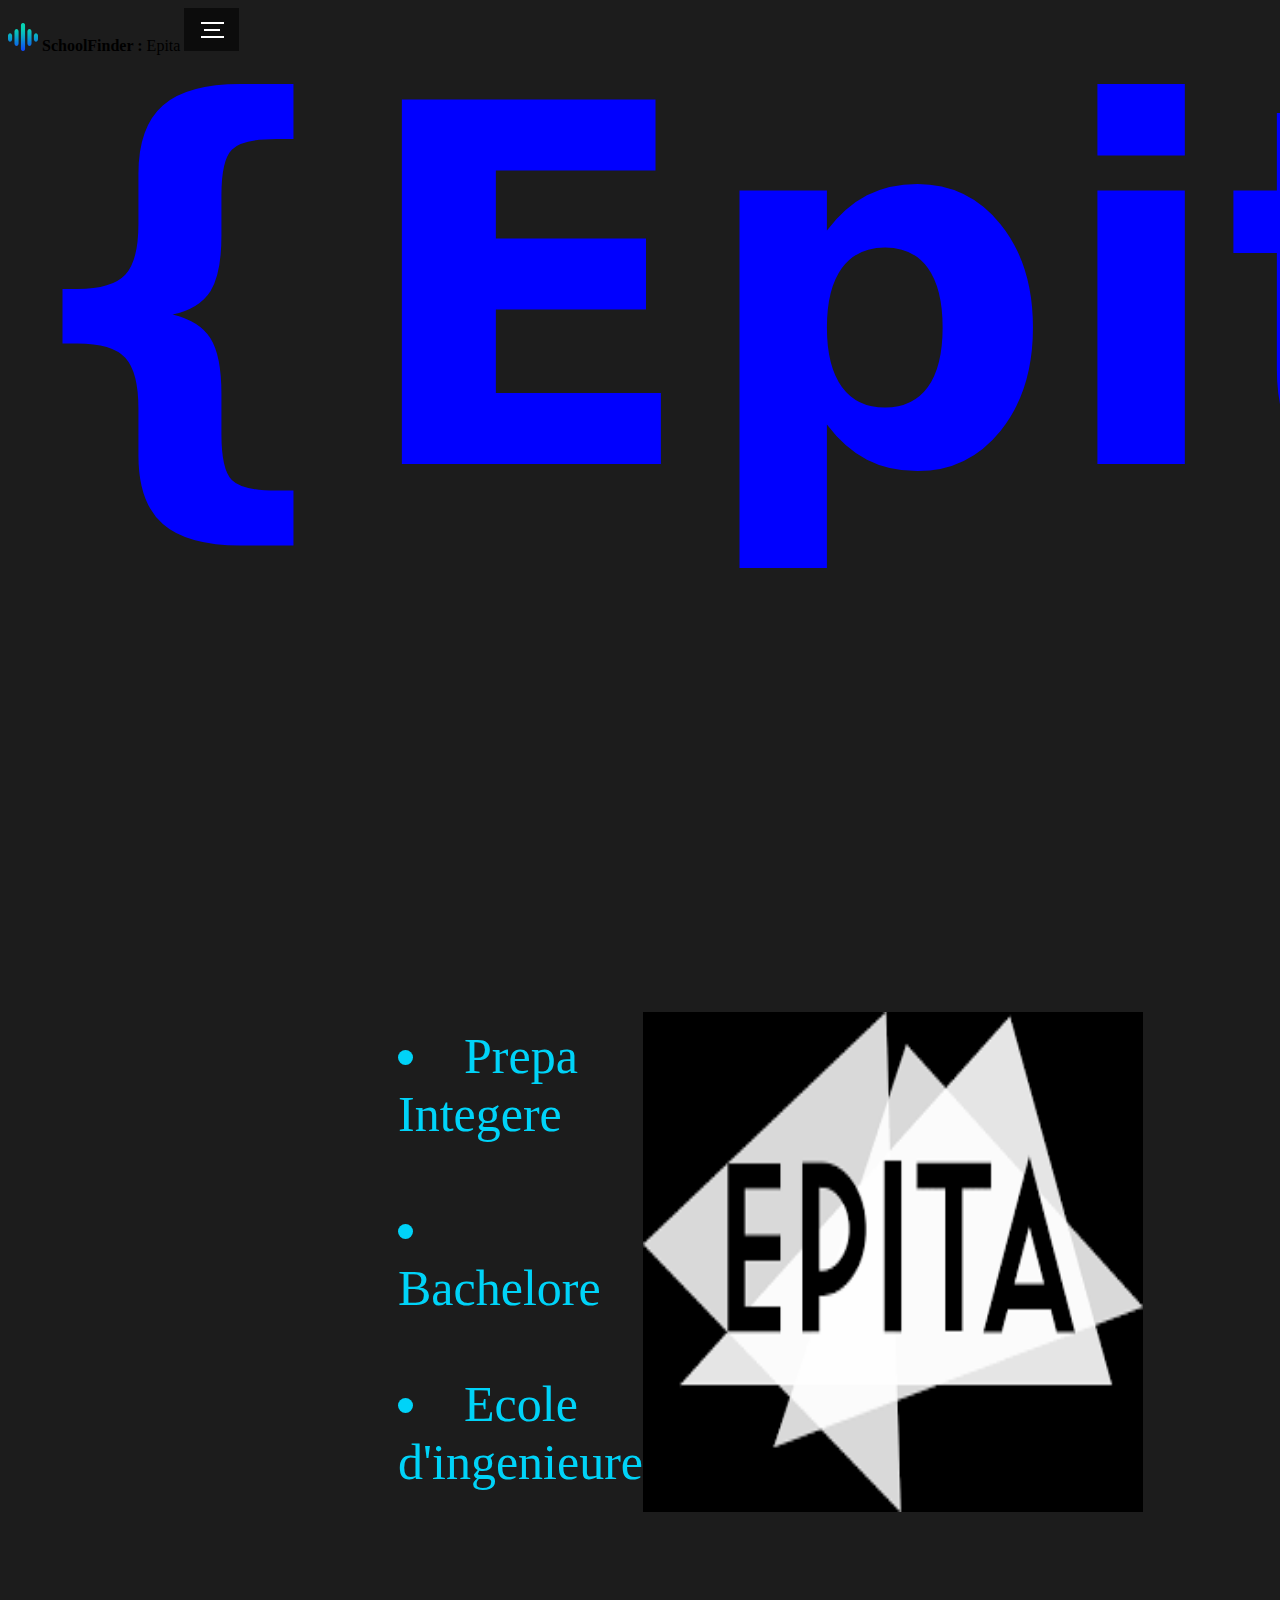
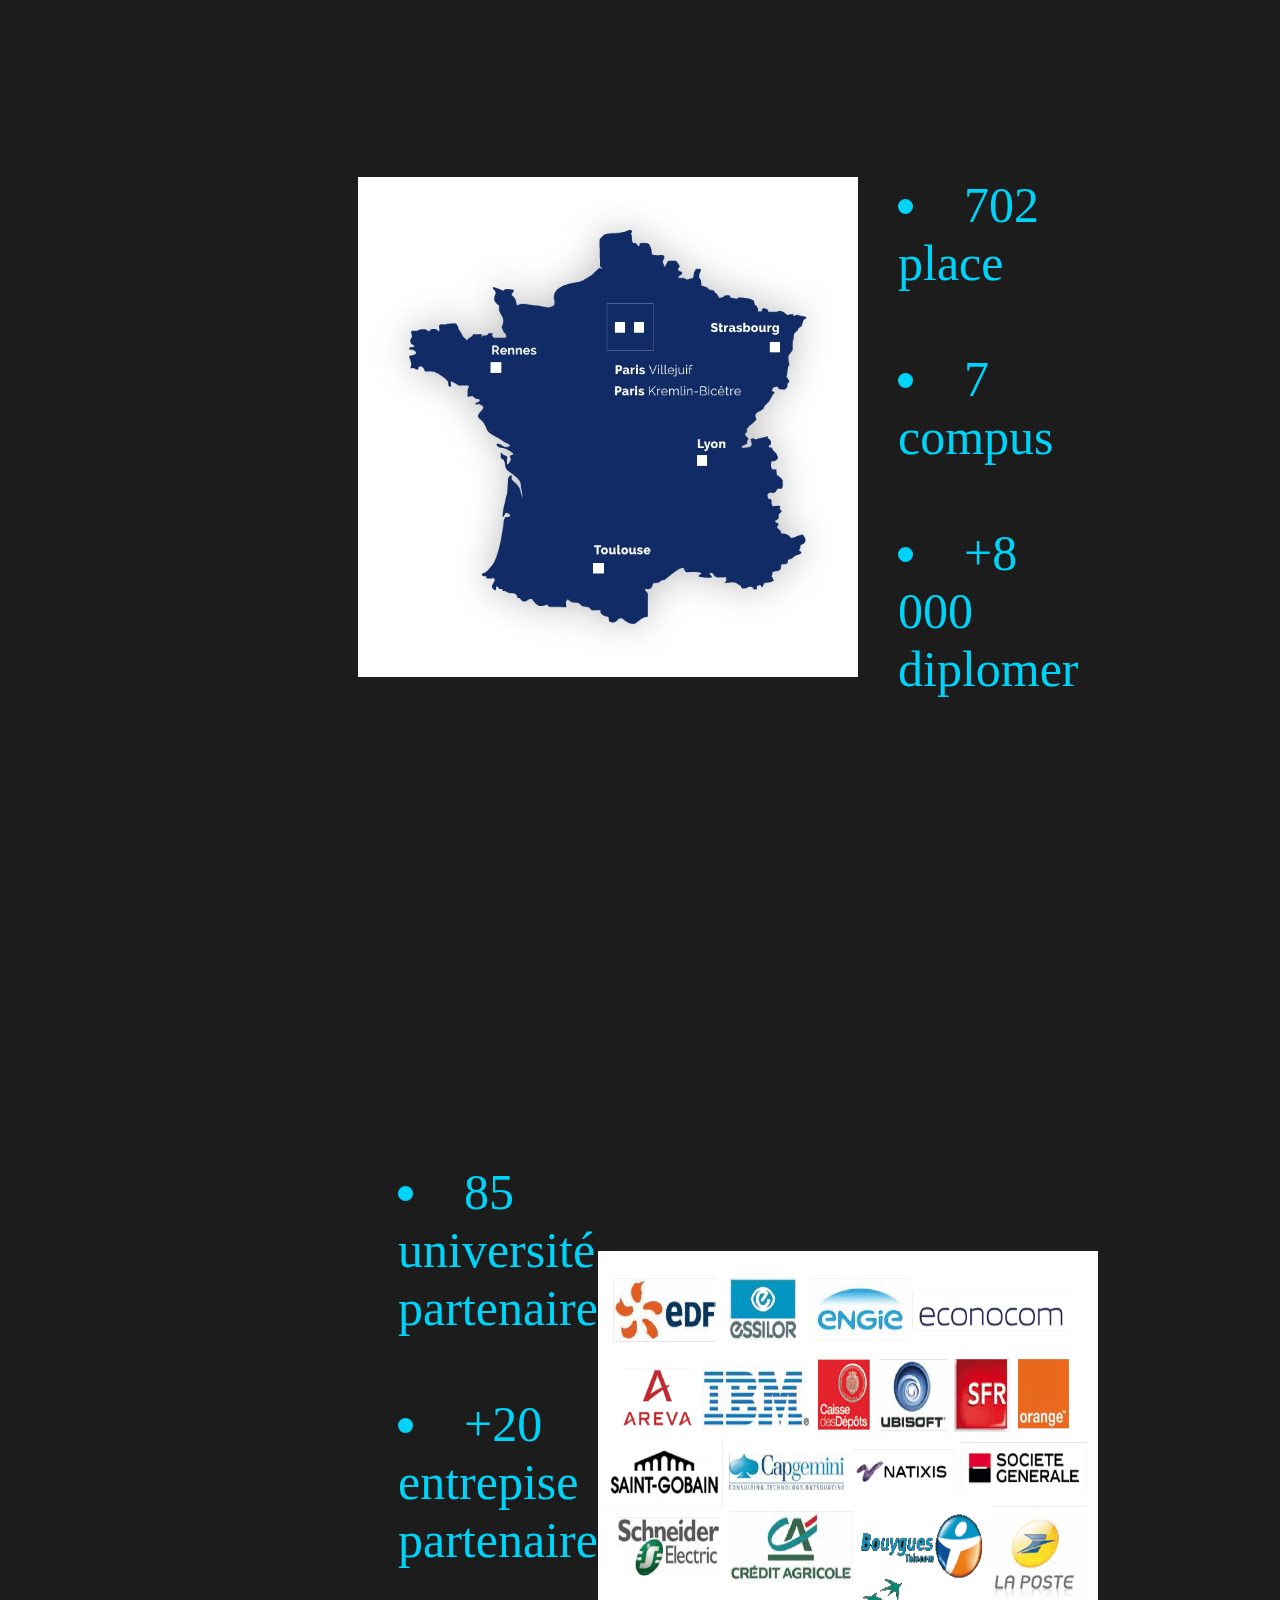
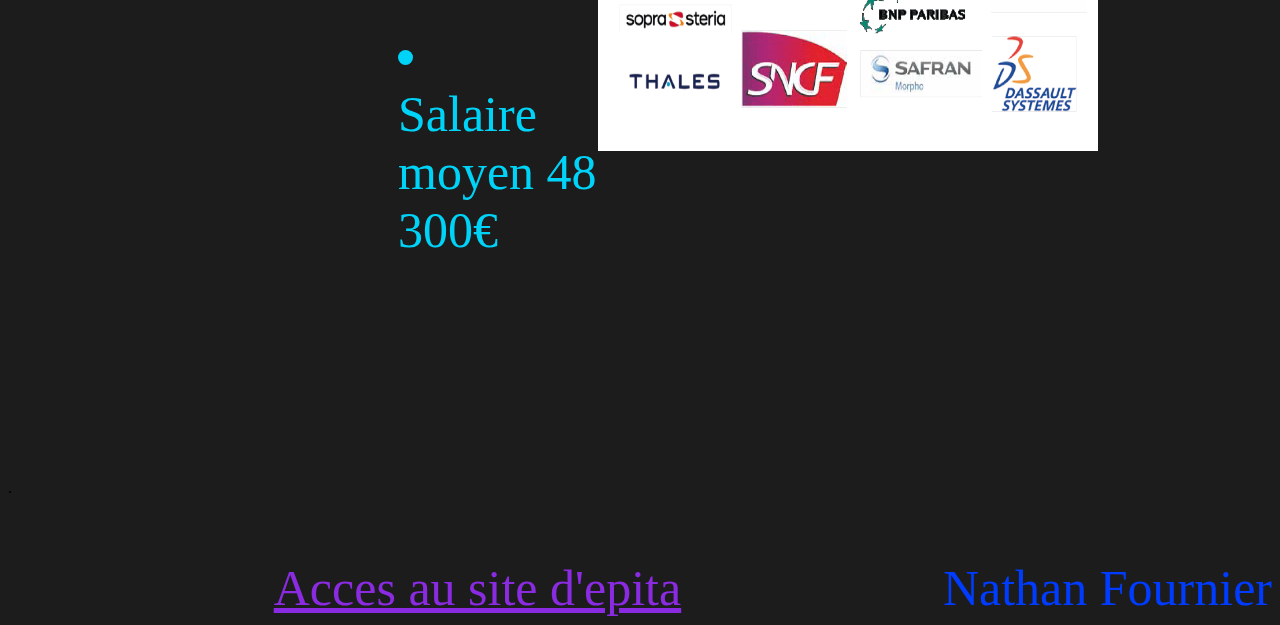
<file: Kenox_I/EPITA/epita.html>
<!DOCTYPE html>
<html lang="fr">

    <head>
        <meta charset="utf8">
        <title>Presentation Epita</title>
        <link rel="stylesheet" type="text/css" href="epita.css">
    </head>

    <body style="background-color:#1c1c1c;">
        <div id="bando">
            <img src="logo.png" id="imagebando">
            <a id="textbando"><strong>SchoolFinder :</strong> Epita</a>
            <a  href="MenuRedirection/redirection.html"><img src="menu.png" id="menu"></a>
        </div>
        <div class="workspace">
            <h1 id="title">{Epita}</h1>
        </div>
        <br><br><br><br>
        <div id="div1">
            <ul style="list-style-type: disc" id="fistParagraphe1">
                <br>
                <li>Prepa Integere</li>
                <br>
                <li>Bachelore</li>
                <br>
                <li>Ecole d'ingenieure</li>
            </ul>
            <img src="image1.png" id="image1">

        </div>
        <br>
        <div id="div2">
            <img src="image2.jpg" id="image2">
            <ul style="list-style-type: disc" id="fistParagraphe2">
                <br>
                <li>702 place</li>
                <br>
                <li>7 compus</li>
                <br>
                <li>+8 000 diplomer</li>
            </ul>
        </div>
        <br>
        <div id="div3">
            <ul style="list-style-type: disc" id="fistParagraphe3">
                <br>
                <li>85 université partenaire</li>
                <br>
                <li>+20 entrepise partenaire</li>
                <br>
                <li>Salaire moyen 48 300€</li>
            </ul>
            <img src="Image3.png" id="image3">
        </div>
        <div id="div4">
            <p>.</p>
            <a href="https://www.epita.fr/" id="text">Acces au site d'epita </a>
            <p id="nom">Nathan Fournier</p>
        </div>
    <script src="epita.js"></script>
    </body>
</html>
</file>
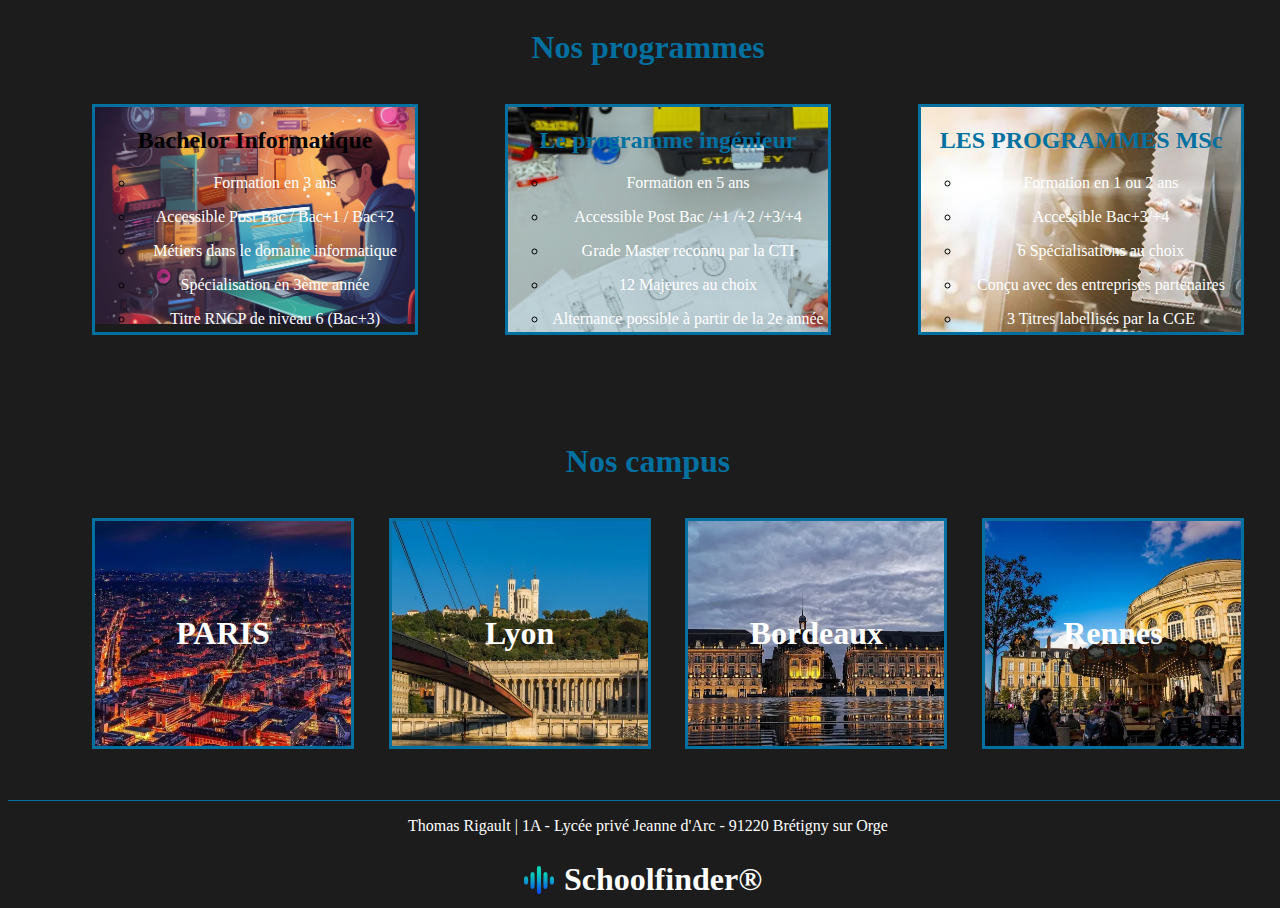
<file: M4_Nevada/ECE/page1.html>
<!DOCTYPE html>
<html lang="en">
<head>
    <meta charset="UTF-8">
    <title>Title</title>
    <link rel="stylesheet" href="styles.css"/>
    <link rel="stylesheet" href="../colors.css"/>
    <script>
        window.addEventListener("wheel", () => {
            //alert("Placer la souris sur la page de gauche pour revenir en arrière.");
        });
    </script>
</head>
<body class="site1-body">
    <h1 style="color: var(--main-blue);">Nos programmes</h1>

    <ul class="programs-container">
        <li class="program-item" style="background-image: url('assets/Bachelor.webp')">
            <h2>Bachelor Informatique</h2>
            <ul>
                <li>
                    <p class="list-program-text">Formation en 3 ans</p>
                </li>
                <li>
                    <p class="list-program-text">Accessible Post Bac / Bac+1 / Bac+2</p>
                </li>
                <li>
                    <p class="list-program-text">Métiers dans le domaine informatique</p>
                </li>
                <li>
                    <p class="list-program-text">Spécialisation en 3ème année</p>
                </li>
                <li>
                    <p class="list-program-text">Titre RNCP de niveau 6 (Bac+3)</p>
                </li>
            </ul>
        </li>
        <li class="program-item" style="background-image: url('assets/Ingenieur.webp')">
            <h2 style="color: var(--main-blue)">Le programme ingénieur</h2>
            <ul>
                <li>
                    <p class="list-program-text">Formation en 5 ans</p>
                </li>
                <li>
                    <p class="list-program-text">Accessible Post Bac /+1 /+2 /+3/+4</p>
                </li>
                <li>
                    <p class="list-program-text">Grade Master reconnu par la CTI</p>
                </li>
                <li>
                    <p class="list-program-text">12 Majeures au choix</p>
                </li>
                <li>
                    <p class="list-program-text">Alternance possible à partir de la 2e année</p>
                </li>
            </ul>
        </li>
        <li class="program-item" style="background-image: url('assets/Prog3.webp')">
            <h2 style="color: var(--main-blue)">LES PROGRAMMES MSc</h2>
            <ul>
                <li>
                    <p class="list-program-text">Formation en 1 ou 2 ans</p>
                </li>
                <li>
                    <p class="list-program-text">Accessible Bac+3/+4</p>
                </li>
                <li>
                    <p class="list-program-text">6 Spécialisations au choix</p>
                </li>
                <li>
                    <p class="list-program-text">Conçu avec des entreprises partenaires</p>
                </li>
                <li>
                    <p class="list-program-text">3 Titres labellisés par la CGE</p>
                </li>
            </ul>
        </li>
    </ul>

    <br>
    <br>
    <h1 style="color: var(--main-blue)">Nos campus</h1>
    <ul class="campus-container">
        <li style="background-image: url('assets/campus/Paris.webp')" class="campus-item">
            <h1>PARIS</h1>
        </li>
        <li style="background-image: url('assets/campus/Lyon.webp')" class="campus-item">
            <h1>Lyon</h1>
        </li>
        <li style="background-image: url('assets/campus/Bordeaux.webp')" class="campus-item">
            <h1>Bordeaux</h1>
        </li>
        <li style="background-image: url('assets/campus/Rennes.webp')" class="campus-item">
            <h1>Rennes</h1>
        </li>
    </ul>
    <footer>
        <div class="footer-top">
            <p style="color: white; user-select: none">Thomas Rigault | 1A - Lycée privé Jeanne d'Arc - 91220 Brétigny sur Orge</p>
        </div>
        <div class="footer-bottom">
            <img src="../../ItsShixyo/assets/img/logo.png" alt="logo"/>
            <h1 style="color: white; user-select: none; margin: 10px">Schoolfinder®</h1>
        </div>
    </footer>
</body>
</html>
</file>
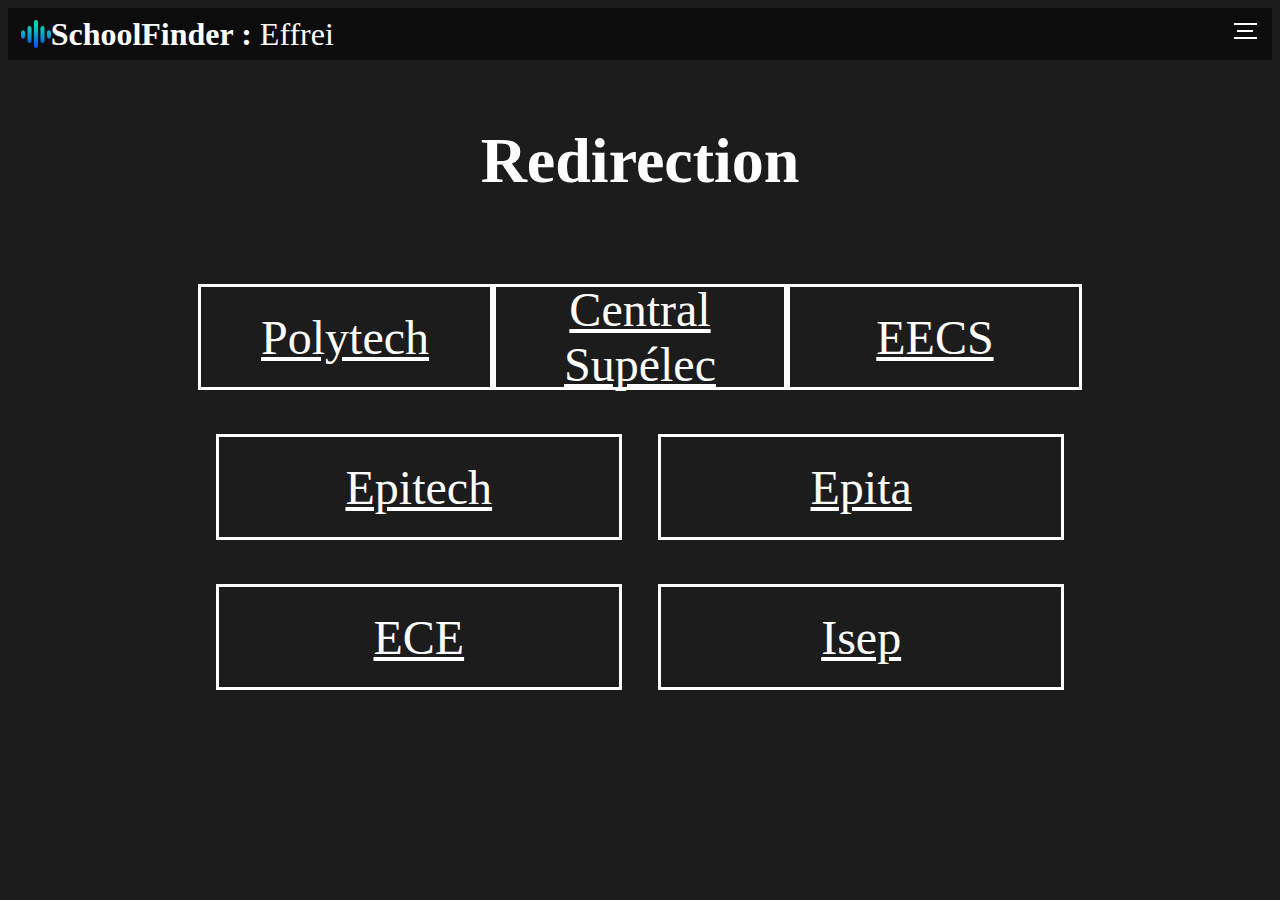
<file: Kenox_I/EFFREI/MenuRedirection/redirection.html>
<!DOCTYPE html>
<html lang="fr">

    <head>
        <meta charset="utf8">
        <title>redirection</title>
        <link rel="stylesheet" type="text/css" href="redirection.css">
    </head>

    <body style="background-color:#1c1c1c;">
        <div id="bando" >
            <img src="logo.png" id="imagebando">
            <a id="textbando"><strong>SchoolFinder :</strong> Effrei</a>
            <a href="../efrei.html"><img src="menu.png" id="menu"></a>
        </div>
        <div>
            <p id="textredi"><strong>Redirection</strong></p>
        </div>
        <div id="div1">
            <div class="div2">
                <a class="text" href="../../../ItsShixyo/Polytech/index.html">Polytech</a>
                <a class="text" href="../../../ItsShixyo/CentraleSupelec/index.html">Central Supélec</a>
                <a class="text" href="../../../pro911005/Projet_NSI.html">EECS</a>
            </div>
            <div class="div2">
                <a class="text" href="../../../M4_Nevada/Epitech/index.html">Epitech</a>
                <a class="text" href="../../EPITA/epita.html">Epita</a>
            </div>
            <div class="div2">
                <a class="text" href="../../../M4_Nevada/ECE/index.html">ECE</a>
                <a class="text" href="../../../pro911005/Projet_NSI_2.html">Isep</a>
            </div>
        </div>
        
    </body>
</html>
</file>
<file: M4_Nevada/styles.css>
:root {
    --main-background-color: #1c1c1c;
    --second-background-color: #5b5b5b;
    --main-blue: #0070a1;
    height: 100vh;
    width: 100%;
    cursor: url("assets/Cursor.png"), auto;
}

body {
    /*background: linear-gradient(var(--main-background-color), var(--second-background-color));*/
    /*cursor: not-allowed;*/
    background: var(--main-background-color);
    width: 100%;
    overflow-x: hidden;
}

span {
    font-size:30px;
    cursor: pointer;
    color: var(--main-blue);
}

canvas {
    border: 1px solid red;
}

footer {
    width: 100%;
    border-top: 1px solid var(--main-blue);
    margin-top: 30vh;
}

.footer-top {
    width: 100%;
    display: flex;
    flex-direction: row;
    align-items: center;
    justify-content: center;
}

.footer-bottom {
    display: flex;
    flex-direction: row;
    align-items: center;
    justify-content: center;
    width: 100%;
}

@keyframes open-side-menu-animation {
    from {
        height: 10px;
    }
    to {
        height: 500px;
    }
}

.header {
    width: 200%;
    border-bottom: 10px solid var(--main-blue);
    background-color: var(--main-background-color);
    transition: 500ms;
}
/*
.header:hover {
    height: 500px;
    animation-duration: 500ms;
    animation-name: open-side-menu-animation;
}
*/
.header-ul {
    list-style-type: none;
    display: flex;
    flex-direction: row;
}

.header-ul li {
    margin-right: 10vw;
    transition: 500ms;
}

.side-menu-open {
    transform: rotate(180deg);
}

.option-item {
    width: 70%;
    align-self: center;
    background-color: var(--second-background-color);
    padding: 10px;
    margin: 10px;
    border-radius: 5px;
}

.option-item a {
    color: white;
    text-decoration: none;
}

#full-site {
    display: flex;
    flex-direction: column;
    align-items: center;
}

table[id="first-table"] {
    width: 90vw;
    height: 30vh;
    border-spacing: 10px;
}

td {
    border-radius: 5px;
}

.table-item {
    border: 5px solid var(--main-blue);
}

td div img {
    max-height: 100%;
    max-width: 100%;
}

td div:hover > .reveal-text{
    font-size: 50px;
    margin: 100px;
}

td div:hover > .reveal-image {
    max-height: 0;
}

.reveal-text {
    display: flex;
    align-items: center;
    justify-content: center;
    font-size: 0;
    color: var(--main-blue);
}

.cube {
    /*position: relative;*/
    transform-style: preserve-3d;
    transition: 2s;
    width: 90vw;
    height: 90vh;
    border: 1px solid var(--main-blue);
}

.cube:hover {
    transform: rotateX(90deg);
    /*animation: loop-rotate 3s infinite;*/
}

@keyframes loop-rotate {
    0% {
        transform: rotateX(0);
    }
    50% {
        transform: rotateX(90deg);
    }
    100% {
        transform: rotateX(0);
    }
}

.face-1, .face-2 {
    backface-visibility: hidden;
    border: 5px solid var(--main-blue);
    background-color: var(--main-background-color);
    width: 90vw;
    height: 90vh;
    display: flex;
    flex-direction: column;
    align-items: center;
    justify-content: center;
}

.face-1 img, .face-2 img {
    width: 100%;
    height: 100%;
}

.face-2 * {
    text-align: center;
    color: rgba(158,164,168,0.97);
    text-transform: uppercase;
}

.face-2 {
    transform: rotateX(-90deg) translateZ(-45vh);
    display: flex;
    align-items: center;
    justify-content: center;
}

.face-1 {
    transform: translateZ(45vh);
}

.face-2 h1 {
    background: linear-gradient(blue, blueviolet);
    background-clip: text;
    -webkit-text-fill-color: transparent;
}

.face-2 h2 {
    color: #c1ea00;
}
</file>
<file: ItsShixyo/CentraleSupelec/styles.css>
@font-face {
    font-family: 'Montserrat';
    src: url("../assets/fonts/Montserrat-Black.eot");
    src: local("☺"), url("../assets/fonts/Montserrat-Black.woff") format("woff"), url("../assets/fonts/Montserrat-Black.ttf") format("truetype"), url("../assets/fonts/Montserrat-Black.svg") format("svg");
    font-weight: 900;
    font-style: normal
}

@font-face {
    font-family: 'Montserrat';
    src: url("../assets/fonts/Montserrat-Bold.eot");
    src: local("☺"), url("../assets/fonts/Montserrat-Bold.woff") format("woff"), url("../assets/fonts/Montserrat-Bold.ttf") format("truetype"), url("../assets/fonts/Montserrat-Bold.svg") format("svg");
    font-weight: 700;
    font-style: normal
}

@font-face {
    font-family: 'Montserrat';
    src: url("../assets/fonts/Montserrat-Regular.eot");
    src: local("☺"), url("../assets/fonts/Montserrat-Regular.woff") format("woff"), url("../assets/fonts/Montserrat-Regular.ttf") format("truetype"), url("../assets/fonts/Montserrat-Regular.svg") format("svg");
    font-weight: 400;
    font-style: normal
}

@font-face {
    font-family: 'Montserrat';
    src: url("../assets/fonts/Montserrat-Light.eot");
    src: local("☺"), url("../assets/fonts/Montserrat-Light.woff") format("woff"), url("../assets/fonts/Montserrat-Light.ttf") format("truetype"), url("../assets/fonts/Montserrat-Light.svg") format("svg");
    font-weight: 300;
    font-style: normal
}

html {
    font-family: sans-serif;
    -ms-text-size-adjust: 100%;
    -webkit-text-size-adjust: 100%
}

body {
    margin: 0
}

article, aside, details, figcaption, figure, footer, header, hgroup, main, menu, nav, section, summary {
    display: block
}

audio, canvas, progress, video {
    display: inline-block;
    vertical-align: baseline
}

audio:not([controls]) {
    display: none;
    height: 0
}

[hidden], template {
    display: none
}

a {
    background-color: transparent
}

a:active, a:hover {
    outline: 0
}

abbr[title] {
    border-bottom: 1px dotted
}

b, strong {
    font-weight: bold
}

dfn {
    font-style: italic
}

h1 {
    font-size: 2em;
    margin: 0.67em 0
}

mark {
    background: #ff0;
    color: #000
}

small {
    font-size: 80%
}

sub, sup {
    font-size: 75%;
    line-height: 0;
    position: relative;
    vertical-align: baseline
}

sup {
    top: -0.5em
}

sub {
    bottom: -0.25em
}

img {
    border: 0
}

svg:not(:root) {
    overflow: hidden
}

figure {
    margin: 1em 40px
}

hr {
    box-sizing: content-box;
    height: 0
}

pre {
    overflow: auto
}

code, kbd, pre, samp {
    font-family: monospace, monospace;
    font-size: 1em
}

button, input, optgroup, select, textarea {
    color: inherit;
    font: inherit;
    margin: 0
}

button {
    overflow: visible
}

button, select {
    text-transform: none
}

button, html input[type="button"], input[type="reset"], input[type="submit"] {
    -webkit-appearance: button;
    cursor: pointer
}

button[disabled], html input[disabled] {
    cursor: default
}

button::-moz-focus-inner, input::-moz-focus-inner {
    border: 0;
    padding: 0
}

input {
    line-height: normal
}

input[type="checkbox"], input[type="radio"] {
    box-sizing: border-box;
    padding: 0
}

input[type="number"]::-webkit-inner-spin-button, input[type="number"]::-webkit-outer-spin-button {
    height: auto
}

input[type="search"] {
    -webkit-appearance: textfield;
    box-sizing: content-box
}

input[type="search"]::-webkit-search-cancel-button, input[type="search"]::-webkit-search-decoration {
    -webkit-appearance: none
}

fieldset {
    border: 1px solid #c0c0c0;
    margin: 0 2px;
    padding: 0.35em 0.625em 0.75em
}

legend {
    border: 0;
    padding: 0
}

textarea {
    overflow: auto
}

optgroup {
    font-weight: bold
}

table {
    border-collapse: collapse;
    border-spacing: 0
}

td, th {
    padding: 0
}

::-moz-selection {
    background: #FFF498
}

::selection {
    background: #FFF498
}

::-moz-selection {
    background: #FFF498
}

img::-moz-selection {
    background: transparent
}

img::selection {
    background: transparent
}

img::-moz-selection {
    background: transparent
}

body {
    -webkit-tap-highlight-color: #FFF498
}

body {
    background-color: #0c0c0c;
    font-size: 14px;
    line-height: 1.6;
    font-family: "Montserrat", sans-serif;
    color: #fff;
    -webkit-font-smoothing: antialiased;
    -webkit-text-size-adjust: 100%
}

.l-viewport {
    position: relative;
    width: 100%;
    height: 100vh;
    box-shadow: 0 0 45px 5px rgba(0, 0, 0, 0.85);
    overflow: hidden
}

.l-wrapper {
    position: relative;
    width: 1440px;
    max-width: 90%;
    height: 100%;
    margin: 0 auto
}

.l-side-nav {
    position: absolute;
    left: 0;
    display: -webkit-box;
    display: -webkit-flex;
    display: -ms-flexbox;
    display: flex;
    height: 100%;
    -webkit-box-align: center;
    -webkit-align-items: center;
    -ms-flex-align: center;
    align-items: center
}

.l-side-nav::before {
    content: "";
    position: absolute;
    top: 50%;
    left: 0;
    -webkit-transform: translateY(-50%);
    transform: translateY(-50%);
    width: 2px;
    height: 70%;
    max-height: 750px;
    background-color: #555;
    opacity: .35;
    z-index: 10
}

@media (max-width: 1180px) {
    .l-side-nav {
        display: none
    }
}

.l-main-content {
    position: relative;
    width: 100%;
    height: 100%;
    margin: 0;
    padding: 0;
    list-style: none
}

.l-section {
    position: absolute;
    width: 100%;
    height: 100%
}

.device-notification {
    display: none;
    position: fixed;
    top: 0;
    left: 0;
    width: 100%;
    height: 100%;
    -webkit-box-orient: vertical;
    -webkit-box-direction: normal;
    -webkit-flex-direction: column;
    -ms-flex-direction: column;
    flex-direction: column;
    -webkit-box-align: center;
    -webkit-align-items: center;
    -ms-flex-align: center;
    -ms-grid-row-align: center;
    align-items: center;
    -webkit-box-pack: center;
    -webkit-justify-content: center;
    -ms-flex-pack: center;
    justify-content: center;
    background-color: #0c0c0c;
    z-index: 12
}

.device-notification--logo {
    display: -webkit-box;
    display: -webkit-flex;
    display: -ms-flexbox;
    display: flex;
    -webkit-box-align: center;
    -webkit-align-items: center;
    -ms-flex-align: center;
    align-items: center;
    text-decoration: none;
    color: #fff
}

.device-notification--logo p {
    margin: 0 0 0 10px;
    font-size: 16px;
    font-weight: 700;
    text-transform: uppercase
}

.device-notification--message {
    width: 70%;
    margin: 30px 0 0 0;
    font-weight: 700;
    text-align: center
}

@media (max-width: 767px) and (min-width: 601px) and (max-height: 680px) {
    .device-notification {
        display: -webkit-box;
        display: -webkit-flex;
        display: -ms-flexbox;
        display: flex
    }
}

@media (max-width: 600px) and (min-width: 480px) and (max-height: 580px) {
    .device-notification {
        display: -webkit-box;
        display: -webkit-flex;
        display: -ms-flexbox;
        display: flex
    }
}

@media (max-width: 736px) and (min-width: 360px) and (orientation: landscape) {
    .device-notification {
        display: -webkit-box;
        display: -webkit-flex;
        display: -ms-flexbox;
        display: flex
    }
}

@media (max-width: 359px) {
    .device-notification {
        display: -webkit-box;
        display: -webkit-flex;
        display: -ms-flexbox;
        display: flex
    }
}

.section {
    opacity: 0;
    visibility: hidden;
    -webkit-transition: opacity .4s ease-in-out, visibility 0s .4s;
    transition: opacity .4s ease-in-out, visibility 0s .4s
}

.section--is-active {
    opacity: 1;
    visibility: visible;
    z-index: 1;
    -webkit-transition: opacity .4s ease-in-out .4s;
    transition: opacity .4s ease-in-out .4s
}

.section--next {
    -webkit-transform: translateY(-45px);
    transform: translateY(-45px);
    -webkit-transition: -webkit-transform .4s ease-in-out;
    transition: -webkit-transform .4s ease-in-out;
    transition: transform .4s ease-in-out;
    transition: transform .4s ease-in-out, -webkit-transform .4s ease-in-out
}

.section--prev {
    -webkit-transform: translateY(45px);
    transform: translateY(45px);
    -webkit-transition: -webkit-transform .4s ease-in-out;
    transition: -webkit-transform .4s ease-in-out;
    transition: transform .4s ease-in-out;
    transition: transform .4s ease-in-out, -webkit-transform .4s ease-in-out
}

.header {
    position: absolute;
    top: 0;
    left: 0;
    display: -webkit-box;
    display: -webkit-flex;
    display: -ms-flexbox;
    display: flex;
    width: 100%;
    height: 70px;
    -webkit-box-align: center;
    -webkit-align-items: center;
    -ms-flex-align: center;
    align-items: center;
    -webkit-box-pack: justify;
    -webkit-justify-content: space-between;
    -ms-flex-pack: justify;
    justify-content: space-between;
    z-index: 10
}

.header--logo {
    display: -webkit-box;
    display: -webkit-flex;
    display: -ms-flexbox;
    display: flex;
    -webkit-box-align: center;
    -webkit-align-items: center;
    -ms-flex-align: center;
    align-items: center;
    text-decoration: none;
    color: #fff
}

.header--logo p {
    margin: 0 0 0 10px;
    font-size: 16px;
    font-weight: 700;
    text-transform: uppercase
}

.header--nav-toggle {
    display: -webkit-box;
    display: -webkit-flex;
    display: -ms-flexbox;
    display: flex;
    width: 50px;
    height: 50px;
    -webkit-box-orient: vertical;
    -webkit-box-direction: normal;
    -webkit-flex-direction: column;
    -ms-flex-direction: column;
    flex-direction: column;
    -webkit-box-align: center;
    -webkit-align-items: center;
    -ms-flex-align: center;
    align-items: center;
    -webkit-box-pack: center;
    -webkit-justify-content: center;
    -ms-flex-pack: center;
    justify-content: center;
    cursor: pointer
}

.header--nav-toggle span, .header--nav-toggle::before, .header--nav-toggle::after {
    content: "";
    position: relative;
    width: 16px;
    height: 2px;
    background-color: #fff
}

.header--nav-toggle::before {
    bottom: 5px;
    width: 23px
}

.header--nav-toggle::after {
    top: 5px;
    width: 23px
}

.header--cta {
    position: absolute;
    top: 50%;
    left: 50%;
    -webkit-transform: translate(-50%, -50%);
    transform: translate(-50%, -50%);
    padding: 0 20px;
    line-height: 30px;
    text-decoration: none;
    color: #fff;
    font-weight: 700;
    text-transform: uppercase;
    background-color: #0f33ff;
    border: none;
    opacity: 0;
    visibility: hidden;
    -webkit-transition: opacity .4s ease-in-out, visibility 0s .4s;
    transition: opacity .4s ease-in-out, visibility 0s .4s
}

.header--cta:focus {
    outline: none
}

.header--cta.is-active {
    opacity: 1;
    visibility: visible;
    -webkit-transition: opacity .4s ease-in-out .4s;
    transition: opacity .4s ease-in-out .4s
}

@media (max-width: 767px) {
    .header--cta {
        display: none
    }
}

.side-nav {
    position: relative;
    display: -webkit-box;
    display: -webkit-flex;
    display: -ms-flexbox;
    display: flex;
    width: 100px;
    height: 70%;
    max-height: 750px;
    -webkit-box-orient: vertical;
    -webkit-box-direction: normal;
    -webkit-flex-direction: column;
    -ms-flex-direction: column;
    flex-direction: column;
    -webkit-justify-content: space-around;
    -ms-flex-pack: distribute;
    justify-content: space-around;
    margin: 0;
    padding: 0;
    list-style-position: inside;
    z-index: 10
}

.side-nav > li {
    position: relative;
    top: -5px;
    color: #fff;
    font-size: 6px;
    cursor: pointer
}

.side-nav > li span {
    position: relative;
    top: 3px;
    left: 10px;
    color: #fff;
    font-size: 14px;
    font-weight: 300;
    opacity: 0;
    visibility: hidden
}

.side-nav > li::before {
    position: absolute;
    top: 3px;
    left: 10px;
    color: #555;
    font-size: 14px;
    font-weight: 300
}

.side-nav li:nth-child(1)::before {
    content: "01"
}

.side-nav li:nth-child(2)::before {
    content: "02"
}

.side-nav li:nth-child(3)::before {
    content: "03"
}

.side-nav li:nth-child(4)::before {
    content: "04"
}

.side-nav li:nth-child(5)::before {
    content: "05"
}

.side-nav li.is-active {
    color: #0f33ff;
    -webkit-transition: color .4s ease-in-out;
    transition: color .4s ease-in-out
}

.side-nav li.is-active span {
    opacity: 1;
    visibility: visible;
    -webkit-transition: opacity .4s ease-in-out;
    transition: opacity .4s ease-in-out
}

.side-nav li.is-active::before {
    left: -33px;
    color: #fff
}

.intro {
    position: relative;
    display: -webkit-box;
    display: -webkit-flex;
    display: -ms-flexbox;
    display: flex;
    width: 900px;
    max-width: 75%;
    height: 100%;
    -webkit-box-orient: vertical;
    -webkit-box-direction: normal;
    -webkit-flex-direction: column;
    -ms-flex-direction: column;
    flex-direction: column;
    -webkit-box-pack: center;
    -webkit-justify-content: center;
    -ms-flex-pack: center;
    justify-content: center;
    margin: 0 auto
}

@media (max-width: 1180px) {
    .intro {
        max-width: 100%
    }
}

.intro--banner {
    position: relative;
    height: 475px
}

.intro--banner::before {
    content: "";
    position: absolute;
    bottom: 20px;
    left: -15px;
    right: 0;
    height: 2px;
    background-color: #282828
}

.intro--banner::after {
    content: "";
    position: absolute;
    bottom: 18px;
    left: 0;
    width: 30px;
    height: 4px;
    background-color: #0f33ff
}

.intro--banner h1 {
    position: relative;
    font-size: 68px;
    font-weight: 900;
    line-height: 1;
    z-index: 1
}

.intro--banner button {
    position: relative;
    padding: 5px 17px 5px 12px;
    font-weight: 700;
    text-transform: uppercase;
    background-color: transparent;
    border: none
}

.intro--banner button .btn-background {
    position: absolute;
    top: 0;
    left: 23px;
    right: 0;
    height: 100%;
    background-color: #0f33ff;
    z-index: -1;
    -webkit-transition: left .2s ease-in-out;
    transition: left .2s ease-in-out
}

.intro--banner button:hover .btn-background {
    left: 0
}

.intro--banner button:focus {
    outline: none
}

.intro--banner button svg {
    position: relative;
    left: 5px;
    width: 15px;
    fill: #fff
}

.intro--banner img {
    position: absolute;
    bottom: 21px;
    right: -12px
}

.intro--options {
    display: -webkit-box;
    display: -webkit-flex;
    display: -ms-flexbox;
    display: flex;
    -webkit-box-pack: justify;
    -webkit-justify-content: space-between;
    -ms-flex-pack: justify;
    justify-content: space-between;
    margin: 0;
    padding: 0;
    list-style: none
}

.intro--options > a {
    max-width: 250px;
    text-decoration: none;
    color: #282828;
    -webkit-transition: color .2s ease-in-out;
    transition: color .2s ease-in-out
}

.intro--options > a:hover {
    color: #fff
}

.intro--options h3 {
    font-size: 16px;
    text-transform: uppercase
}

.intro--options p {
    margin-bottom: 0
}

@media (max-width: 900px) {
    .intro--banner {
        height: 380px
    }

    .intro--banner h1 {
        font-size: 55px
    }

    .intro--banner img {
        width: 430px
    }

    .intro--options > a {
        margin-right: 30px
    }

    .intro--options > a:last-child {
        margin-right: 0
    }
}

@media (max-width: 767px) {
    .intro--banner {
        height: 305px
    }

    .intro--banner h1 {
        font-size: 44px
    }

    .intro--banner img {
        width: 330px
    }

    .intro--options {
        display: block
    }

    .intro--options > a {
        display: block;
        max-width: 100%;
        margin: 0 0 30px 0
    }

    .intro--options > a:last-child {
        margin-bottom: 0
    }
}

@media (max-width: 600px) {
    .intro--banner {
        height: 360px
    }

    .intro--banner h1 {
        font-size: 55px
    }

    .intro--banner img {
        display: none
    }
}

@media (max-width: 600px) and (max-height: 750px) {
    .intro--banner {
        height: auto
    }

    .intro--banner::before, .intro--banner::after {
        display: none
    }

    .intro--banner h1 {
        margin-top: 0
    }

    .intro--options {
        display: none
    }
}

.work {
    position: relative;
    display: -webkit-box;
    display: -webkit-flex;
    display: -ms-flexbox;
    display: flex;
    width: 960px;
    max-width: 80%;
    height: 100%;
    -webkit-box-orient: vertical;
    -webkit-box-direction: normal;
    -webkit-flex-direction: column;
    -ms-flex-direction: column;
    flex-direction: column;
    -webkit-box-pack: center;
    -webkit-justify-content: center;
    -ms-flex-pack: center;
    justify-content: center;
    margin: 0 auto
}

@media (max-width: 1180px) {
    .work {
        max-width: 100%
    }
}

.work h2 {
    margin: 0 0 20px 0;
    font-size: 30px;
    text-align: center
}

.work--lockup {
    position: relative
}

.work--lockup .slider {
    position: relative;
    display: -webkit-box;
    display: -webkit-flex;
    display: -ms-flexbox;
    display: flex;
    width: 80%;
    margin: 0 auto;
    padding: 0;
    list-style: none
}

.work--lockup .slider--item {
    position: absolute;
    display: none;
    text-align: center
}

.work--lockup .slider--item a {
    text-decoration: none;
    color: #858585
}

.work--lockup .slider--item-title {
    margin-top: 10px;
    font-size: 12px;
    font-weight: 700;
    text-transform: uppercase
}

.work--lockup .slider--item-description {
    display: none;
    max-width: 250px;
    margin: 0 auto
}

.work--lockup .slider--item-image {
    width: 150px;
    height: 150px;
    margin: 0 auto;
    border-radius: 50%;
    overflow: hidden
}

.work--lockup .slider--item-image img {
    width: 100%
}

.work--lockup .slider--item-left {
    top: 50%;
    left: 0;
    -webkit-transform: translateY(-50%);
    transform: translateY(-50%);
    display: block
}

.work--lockup .slider--item-right {
    top: 50%;
    right: 0;
    -webkit-transform: translateY(-50%);
    transform: translateY(-50%);
    display: block
}

.work--lockup .slider--item-center {
    position: relative;
    top: 30px;
    left: 50%;
    -webkit-transform: translateX(-50%);
    transform: translateX(-50%);
    display: block
}

.work--lockup .slider--item-center a {
    color: #fff
}

.work--lockup .slider--item-center .slider--item-title {
    margin-top: 25px;
    font-size: 16px
}

.work--lockup .slider--item-center .slider--item-description {
    display: block
}

.work--lockup .slider--item-center .slider--item-image {
    width: 300px;
    height: 300px
}

.work--lockup .slider--next, .work--lockup .slider--prev {
    position: absolute;
    top: 160px;
    display: -webkit-box;
    display: -webkit-flex;
    display: -ms-flexbox;
    display: flex;
    width: 50px;
    height: 50px;
    -webkit-box-align: center;
    -webkit-align-items: center;
    -ms-flex-align: center;
    align-items: center;
    -webkit-box-pack: center;
    -webkit-justify-content: center;
    -ms-flex-pack: center;
    justify-content: center;
    background-color: #282828;
    border-radius: 50%;
    cursor: pointer
}

.work--lockup .slider--next svg, .work--lockup .slider--prev svg {
    width: 20px;
    fill: #fff
}

.work--lockup .slider--next {
    right: 0
}

.work--lockup .slider--prev {
    left: 0
}

@media (max-width: 900px) {
    .work--lockup .slider--item-image {
        width: 120px;
        height: 120px
    }

    .work--lockup .slider--item-center .slider--item-image {
        width: 240px;
        height: 240px
    }

    .work--lockup .slider--next, .work--lockup .slider--prev {
        top: 130px
    }
}

@media (max-width: 767px) {
    .work--lockup .slider {
        width: 75%
    }

    .work--lockup .slider--item-image {
        width: 90px;
        height: 90px
    }

    .work--lockup .slider--item-center .slider--item-image {
        width: 190px;
        height: 190px
    }

    .work--lockup .slider--next, .work--lockup .slider--prev {
        top: 105px
    }
}

@media (max-width: 600px) {
    .work--lockup .slider {
        width: auto
    }

    .work--lockup .slider--item-left, .work--lockup .slider--item-right {
        display: none
    }
}

.about {
    position: relative;
    display: -webkit-box;
    display: -webkit-flex;
    display: -ms-flexbox;
    display: flex;
    width: 900px;
    max-width: 75%;
    height: 100%;
    -webkit-box-orient: vertical;
    -webkit-box-direction: normal;
    -webkit-flex-direction: column;
    -ms-flex-direction: column;
    flex-direction: column;
    -webkit-box-pack: center;
    -webkit-justify-content: center;
    -ms-flex-pack: center;
    justify-content: center;
    margin: 0 auto
}

@media (max-width: 1180px) {
    .about {
        max-width: 100%
    }
}

.about--banner {
    position: relative;
    height: 475px
}

.about--banner::before {
    content: "";
    position: absolute;
    top: 20px;
    left: 200px;
    -webkit-transform: rotate(-25deg);
    transform: rotate(-25deg);
    border: 5px solid #0f33ff;
    border-right-color: transparent;
    border-bottom-color: transparent
}

.about--banner::after {
    content: "";
    position: absolute;
    top: 75px;
    left: 400px;
    -webkit-transform: rotate(45deg);
    transform: rotate(45deg);
    width: 10px;
    height: 10px;
    background-color: #0f33ff
}

.about--banner h2 {
    position: relative;
    margin-top: 35px;
    font-size: 68px;
    font-weight: 900;
    line-height: 1;
    z-index: 1
}

.about--banner h2::before {
    content: "";
    position: absolute;
    top: 60px;
    left: 268px;
    width: 30px;
    height: 30px;
    background-color: #0f33ff;
    border-radius: 50%
}

.about--banner h2::after {
    content: "";
    position: absolute;
    top: 255px;
    left: 255px;
    width: 10px;
    height: 10px;
    background-color: #0f33ff
}

.about--banner a {
    padding: 5px 17px 5px 0;
    text-decoration: none;
    color: #fff;
    font-weight: 700;
    text-transform: uppercase;
    background-color: transparent
}

.about--banner a:hover svg {
    left: 10px
}

.about--banner a svg {
    position: relative;
    left: 5px;
    width: 15px;
    fill: #fff;
    -webkit-transition: left .2s ease-in-out;
    transition: left .2s ease-in-out
}

.about--banner img {
    position: absolute;
    bottom: -90px;
    right: -12px
}

.about--options {
    display: -webkit-box;
    display: -webkit-flex;
    display: -ms-flexbox;
    display: flex;
    max-width: 600px;
    -webkit-box-pack: justify;
    -webkit-justify-content: space-between;
    -ms-flex-pack: justify;
    justify-content: space-between;
    margin: 0;
    padding: 0;
    list-style: none
}

.about--options > a {
    position: relative;
    width: 150px;
    height: 75px;
    text-decoration: none;
    color: #fff;
    border: 10px solid #0f33ff;
    background-position: center;
    background-size: cover;
    background-repeat: no-repeat
}

.about--options > a:nth-child(1) {
    background-image: url("../assets/img/ranking_centrale.jpg")
}

.about--options > a:nth-child(2) {
    background-image: url("../assets/img/c90f7eb7a5825e6f5e57a5a62d05399c-25058-BestofParis-EiffelTower-Cruise-Louvre-002.jpg")
}

.about--options > a:nth-child(3) {
    background-image: url("../assets/img/a_30703.jpg")
}

.about--options > a:hover h3 {
    bottom: -50px
}

.about--options h3 {
    position: absolute;
    bottom: -38px;
    left: 10px;
    font-size: 16px;
    text-transform: uppercase;
    -webkit-transition: bottom .2s ease-in-out, left .2s ease-in-out;
    transition: bottom .2s ease-in-out, left .2s ease-in-out
}

@media (max-width: 767px) {
    .about--banner {
        height: 305px
    }

    .about--banner::before {
        top: 0;
        left: 125px
    }

    .about--banner::after {
        top: 35px;
        left: 260px
    }

    .about--banner h2 {
        margin-top: 10px;
        font-size: 44px
    }

    .about--banner h2::before {
        top: 28px;
        left: 168px
    }

    .about--banner h2::after {
        top: 163px;
        left: 163px
    }

    .about--banner img {
        width: 315px
    }
}

@media (max-width: 600px) {
    .about--banner {
        height: auto
    }

    .about--banner::before {
        left: 155px
    }

    .about--banner::after {
        left: 310px
    }

    .about--banner h2 {
        margin-top: 0;
        font-size: 55px
    }

    .about--banner h2::before {
        top: 43px;
        left: 214px
    }

    .about--banner h2::after {
        top: 205px;
        left: 205px
    }

    .about--banner img {
        display: none
    }

    .about--options {
        display: none
    }
}

.contact {
    position: fixed;
    top: 0;
    left: 0;
    width: 100%;
    height: 100%;
    background-image: url("../assets/img/map-centrale.png");
    background-position: center;
    background-size: cover;
    background-repeat: no-repeat
}

.contact--lockup {
    position: relative;
    display: -webkit-box;
    display: -webkit-flex;
    display: -ms-flexbox;
    display: flex;
    width: 900px;
    max-width: 75%;
    height: 100%;
    -webkit-box-align: center;
    -webkit-align-items: center;
    -ms-flex-align: center;
    align-items: center;
    -webkit-box-pack: end;
    -webkit-justify-content: flex-end;
    -ms-flex-pack: end;
    justify-content: flex-end;
    margin: 0 auto
}

@media (max-width: 1180px) {
    .contact--lockup {
        max-width: 90%
    }
}

@media (max-width: 767px) {
    .contact--lockup {
        -webkit-box-pack: center;
        -webkit-justify-content: center;
        -ms-flex-pack: center;
        justify-content: center
    }
}

.contact--lockup .modal {
    padding: 45px 45px;
    text-align: center;
    background-color: #0c0c0c;
    box-shadow: 0 0 30px 0 rgba(0, 0, 0, 0.75)
}

.contact--lockup .modal--information p, .contact--lockup .modal--information a {
    display: block;
    margin: 14px 0;
    text-decoration: none;
    color: #fff;
    font-weight: 700
}

.contact--lockup .modal--information p {
    margin-top: 0
}

.contact--lockup .modal--options {
    margin: 0;
    padding: 0;
    list-style: none
}

.contact--lockup .modal--options > li {
    width: 130px;
    margin: 0 auto 25px auto
}

.contact--lockup .modal--options li:nth-child(1) {
    background-color: #1769ff
}

.contact--lockup .modal--options li:nth-child(2) {
    background-color: #ea4c89
}

.contact--lockup .modal--options li:nth-child(3) {
    margin-bottom: 0;
    background-color: #0f33ff;
    text-transform: uppercase
}

.contact--lockup .modal--options a {
    display: block;
    width: 100%;
    padding: 8px 0;
    text-decoration: none;
    color: #fff;
    font-weight: 700
}

.hire {
    position: relative;
    display: -webkit-box;
    display: -webkit-flex;
    display: -ms-flexbox;
    display: flex;
    width: 700px;
    max-width: 75%;
    height: 100%;
    -webkit-box-orient: vertical;
    -webkit-box-direction: normal;
    -webkit-flex-direction: column;
    -ms-flex-direction: column;
    flex-direction: column;
    -webkit-box-pack: center;
    -webkit-justify-content: center;
    -ms-flex-pack: center;
    justify-content: center;
    margin: 0 auto
}

@media (max-width: 1180px) {
    .hire {
        max-width: 100%
    }
}

.hire h2 {
    margin: 0 0 20px 0;
    font-size: 30px;
    text-align: center
}

.work-request {
    display: -webkit-box;
    display: -webkit-flex;
    display: -ms-flexbox;
    display: flex;
    width: 100%;
    -webkit-box-orient: vertical;
    -webkit-box-direction: normal;
    -webkit-flex-direction: column;
    -ms-flex-direction: column;
    flex-direction: column;
    -webkit-box-align: center;
    -webkit-align-items: center;
    -ms-flex-align: center;
    align-items: center;
    color: #fff
}

.work-request input[type="submit"] {
    width: 400px;
    max-width: 100%;
    line-height: 50px;
    font-size: 16px;
    font-weight: 700;
    text-transform: uppercase;
    background-color: #0f33ff;
    border: none;
    border-radius: 0
}

.work-request input[type="submit"]:focus {
    outline: none
}

.work-request--options {
    display: -webkit-box;
    display: -webkit-flex;
    display: -ms-flexbox;
    display: flex;
    width: 100%;
    -webkit-box-orient: vertical;
    -webkit-box-direction: normal;
    -webkit-flex-direction: column;
    -ms-flex-direction: column;
    flex-direction: column;
    -webkit-box-align: center;
    -webkit-align-items: center;
    -ms-flex-align: center;
    align-items: center;
    margin: 30px 0
}

.work-request--options .options-a {
    display: -webkit-box;
    display: -webkit-flex;
    display: -ms-flexbox;
    display: flex;
    width: 100%;
    -webkit-box-pack: justify;
    -webkit-justify-content: space-between;
    -ms-flex-pack: justify;
    justify-content: space-between
}

.work-request--options .options-b {
    display: -webkit-box;
    display: -webkit-flex;
    display: -ms-flexbox;
    display: flex;
    width: 72%;
    -webkit-flex-wrap: wrap;
    -ms-flex-wrap: wrap;
    flex-wrap: wrap;
    -webkit-justify-content: space-around;
    -ms-flex-pack: distribute;
    justify-content: space-around
}

.work-request--options label {
    display: block;
    width: 200px;
    margin-bottom: 30px;
    line-height: 50px;
    font-size: 16px;
    font-weight: 700;
    text-align: center;
    border: 2px solid #fff;
    cursor: pointer;
    -webkit-transition: background-color .2s ease-in-out, border-color .2s ease-in-out;
    transition: background-color .2s ease-in-out, border-color .2s ease-in-out
}

.work-request--options label svg {
    position: relative;
    left: -5px;
    width: 0;
    fill: #fff;
    -webkit-transition: width .2s ease-in-out;
    transition: width .2s ease-in-out
}

.work-request--options input[type="checkbox"] {
    display: none
}

.work-request--options input[type="checkbox"]:checked + label {
    background-color: #0f33ff;
    border-color: #0f33ff
}

.work-request--options input[type="checkbox"]:checked + label svg {
    width: 15px
}

.work-request--information {
    display: -webkit-box;
    display: -webkit-flex;
    display: -ms-flexbox;
    display: flex;
    width: 100%;
    -webkit-box-pack: justify;
    -webkit-justify-content: space-between;
    -ms-flex-pack: justify;
    justify-content: space-between;
    margin-bottom: 60px
}

.work-request--information .information-name, .work-request--information .information-email {
    position: relative;
    width: 45%;
    height: 50px;
    font-size: 30px;
    font-weight: 300
}

.work-request--information input[type="text"], .work-request--information input[type="email"] {
    width: 100%;
    padding: 0 0 5px 0;
    background-color: transparent;
    border: none;
    border-bottom: 1px solid #fff;
    border-radius: 0
}

.work-request--information input[type="text"]:focus, .work-request--information input[type="email"]:focus {
    outline: none;
    background-color: #0c0c0c
}

.work-request--information label {
    position: absolute;
    top: 0;
    left: 0;
    pointer-events: none;
    -webkit-transition: top .2s ease-in-out, font-size .2s ease-in-out;
    transition: top .2s ease-in-out, font-size .2s ease-in-out
}

.work-request--information input:focus + label, .work-request--information input.has-value + label {
    top: -15px;
    font-size: 14px
}

@media (max-width: 767px) {
    .work-request--options {
        -webkit-box-orient: horizontal;
        -webkit-box-direction: normal;
        -webkit-flex-direction: row;
        -ms-flex-direction: row;
        flex-direction: row;
        -webkit-justify-content: space-around;
        -ms-flex-pack: distribute;
        justify-content: space-around
    }

    .work-request--options .options-a, .work-request--options .options-b {
        display: block;
        width: auto
    }
}

@media (max-width: 600px) {
    .work-request--options {
        margin: 20px 0
    }
}

@media (max-width: 600px) and (max-width: 415px) {
    .work-request--options {
        -webkit-box-pack: justify;
        -webkit-justify-content: space-between;
        -ms-flex-pack: justify;
        justify-content: space-between
    }
}

@media (max-width: 600px) {
    .work-request--options label {
        width: 150px;
        margin-bottom: 15px;
        font-size: 14px
    }

    .work-request--options input[type="checkbox"]:checked + label svg {
        width: 12px
    }

    .work-request--information {
        margin-bottom: 30px
    }

    .work-request--information .information-name, .work-request--information .information-email {
        height: 40px;
        font-size: 24px
    }
}

.perspective {
    position: relative;
    width: 100%;
    height: 100%;
    overflow: hidden
}

.perspective--modalview {
    position: fixed;
    -webkit-perspective: 1500px;
    perspective: 1500px
}

.container {
    position: relative;
    -webkit-transform: translateZ(0) translateX(0) rotateY(0deg);
    transform: translateZ(0) translateX(0) rotateY(0deg);
    min-height: 100%;
    outline: 30px solid #0f33ff;
    -webkit-transition: -webkit-transform .4s;
    transition: -webkit-transform .4s;
    transition: transform .4s;
    transition: transform .4s, -webkit-transform .4s
}

.modalview .container {
    position: absolute;
    width: 100%;
    height: 100%;
    overflow: hidden;
    -webkit-backface-visibility: hidden;
    backface-visibility: hidden
}

.effect-rotate-left .container {
    -webkit-transform-origin: 0% 50%;
    transform-origin: 0% 50%;
    -webkit-transition: -webkit-transform .4s;
    transition: -webkit-transform .4s;
    transition: transform .4s;
    transition: transform .4s, -webkit-transform .4s
}

.effect-rotate-left--animate .container {
    -webkit-transform: translateZ(-1800px) translateX(-50%) rotateY(45deg);
    transform: translateZ(-1800px) translateX(-50%) rotateY(45deg);
    outline: 30px solid #0f33ff
}

.outer-nav {
    position: absolute;
    top: 50%;
    left: 55%;
    -webkit-transform: translateY(-50%);
    transform: translateY(-50%);
    -webkit-transform-style: preserve-3d;
    transform-style: preserve-3d;
    margin: 0;
    padding: 0;
    list-style: none;
    text-align: center;
    visibility: hidden;
    -webkit-transition: visibility 0s .2s;
    transition: visibility 0s .2s
}

.outer-nav.is-vis {
    visibility: visible
}

.outer-nav--return {
    position: absolute;
    top: 0;
    left: 0;
    width: 100%;
    height: 100%;
    display: none;
    cursor: pointer;
    z-index: 11
}

.outer-nav--return.is-vis {
    display: block
}

.outer-nav > li {
    -webkit-transform-style: preserve-3d;
    transform-style: preserve-3d;
    -webkit-transform: translateX(350px) translateZ(-1000px);
    transform: translateX(350px) translateZ(-1000px);
    font-size: 55px;
    font-weight: 900;
    opacity: 0;
    cursor: pointer;
    -webkit-transition: opacity .2s, -webkit-transform .2s;
    transition: opacity .2s, -webkit-transform .2s;
    transition: transform .2s, opacity .2s;
    transition: transform .2s, opacity .2s, -webkit-transform .2s
}

.outer-nav > li.is-vis {
    -webkit-transform: translateX(0) translateZ(0);
    transform: translateX(0) translateZ(0);
    opacity: 1;
    -webkit-transition: opacity .4s, -webkit-transform .4s;
    transition: opacity .4s, -webkit-transform .4s;
    transition: transform .4s, opacity .4s;
    transition: transform .4s, opacity .4s, -webkit-transform .4s
}

.outer-nav > li::before {
    content: "";
    position: absolute;
    top: 50%;
    left: -5%;
    -webkit-transform: translate(-50%, -25%);
    transform: translate(-50%, -25%);
    width: 3%;
    height: 15px;
    opacity: 0;
    background-color: #0f33ff
}

.outer-nav > li.is-active::before {
    opacity: 1
}

@media (max-width: 767px) {
    .outer-nav > li {
        font-size: 44px
    }
}

@media (max-width: 600px) {
    .outer-nav > li {
        font-size: 34px
    }
}

.outer-nav li.is-vis:nth-child(2) {
    -webkit-transition-delay: .04s;
    transition-delay: .04s
}

.outer-nav li.is-vis:nth-child(3) {
    -webkit-transition-delay: .08s;
    transition-delay: .08s
}

.outer-nav li.is-vis:nth-child(4) {
    -webkit-transition-delay: .12s;
    transition-delay: .12s
}

.outer-nav li.is-vis:nth-child(5) {
    -webkit-transition-delay: .16s;
    transition-delay: .16s
}

.zoom-label {
    border-radius: 10px;
    transition: transform 5s ease, width 5s ease, height 5s ease;
    display: inline-block;
    cursor: pointer;
}

.zoom-label:hover {
    transform: scale(1.2);
}
</file>
<file: ItsShixyo/Polytech/styles.css>
@font-face {
    font-family: 'Montserrat';
    src: url("../assets/fonts/Montserrat-Black.eot");
    src: local("☺"), url("../assets/fonts/Montserrat-Black.woff") format("woff"), url("../assets/fonts/Montserrat-Black.ttf") format("truetype"), url("../assets/fonts/Montserrat-Black.svg") format("svg");
    font-weight: 900;
    font-style: normal
}

@font-face {
    font-family: 'Montserrat';
    src: url("../assets/fonts/Montserrat-Bold.eot");
    src: local("☺"), url("../assets/fonts/Montserrat-Bold.woff") format("woff"), url("../assets/fonts/Montserrat-Bold.ttf") format("truetype"), url("../assets/fonts/Montserrat-Bold.svg") format("svg");
    font-weight: 700;
    font-style: normal
}

@font-face {
    font-family: 'Montserrat';
    src: url("../assets/fonts/Montserrat-Regular.eot");
    src: local("☺"), url("../assets/fonts/Montserrat-Regular.woff") format("woff"), url("../assets/fonts/Montserrat-Regular.ttf") format("truetype"), url("../assets/fonts/Montserrat-Regular.svg") format("svg");
    font-weight: 400;
    font-style: normal
}

@font-face {
    font-family: 'Montserrat';
    src: url("../assets/fonts/Montserrat-Light.eot");
    src: local("☺"), url("../assets/fonts/Montserrat-Light.woff") format("woff"), url("../assets/fonts/Montserrat-Light.ttf") format("truetype"), url("../assets/fonts/Montserrat-Light.svg") format("svg");
    font-weight: 300;
    font-style: normal
}

html {
    font-family: sans-serif;
    -ms-text-size-adjust: 100%;
    -webkit-text-size-adjust: 100%
}

body {
    margin: 0
}

article, aside, details, figcaption, figure, footer, header, hgroup, main, menu, nav, section, summary {
    display: block
}

audio, canvas, progress, video {
    display: inline-block;
    vertical-align: baseline
}

audio:not([controls]) {
    display: none;
    height: 0
}

[hidden], template {
    display: none
}

a {
    background-color: transparent
}

a:active, a:hover {
    outline: 0
}

abbr[title] {
    border-bottom: 1px dotted
}

b, strong {
    font-weight: bold
}

dfn {
    font-style: italic
}

h1 {
    font-size: 2em;
    margin: 0.67em 0
}

mark {
    background: #ff0;
    color: #000
}

small {
    font-size: 80%
}

sub, sup {
    font-size: 75%;
    line-height: 0;
    position: relative;
    vertical-align: baseline
}

sup {
    top: -0.5em
}

sub {
    bottom: -0.25em
}

img {
    border: 0
}

svg:not(:root) {
    overflow: hidden
}

figure {
    margin: 1em 40px
}

hr {
    box-sizing: content-box;
    height: 0
}

pre {
    overflow: auto
}

code, kbd, pre, samp {
    font-family: monospace, monospace;
    font-size: 1em
}

button, input, optgroup, select, textarea {
    color: inherit;
    font: inherit;
    margin: 0
}

button {
    overflow: visible
}

button, select {
    text-transform: none
}

button, html input[type="button"], input[type="reset"], input[type="submit"] {
    -webkit-appearance: button;
    cursor: pointer
}

button[disabled], html input[disabled] {
    cursor: default
}

button::-moz-focus-inner, input::-moz-focus-inner {
    border: 0;
    padding: 0
}

input {
    line-height: normal
}

input[type="checkbox"], input[type="radio"] {
    box-sizing: border-box;
    padding: 0
}

input[type="number"]::-webkit-inner-spin-button, input[type="number"]::-webkit-outer-spin-button {
    height: auto
}

input[type="search"] {
    -webkit-appearance: textfield;
    box-sizing: content-box
}

input[type="search"]::-webkit-search-cancel-button, input[type="search"]::-webkit-search-decoration {
    -webkit-appearance: none
}

fieldset {
    border: 1px solid #c0c0c0;
    margin: 0 2px;
    padding: 0.35em 0.625em 0.75em
}

legend {
    border: 0;
    padding: 0
}

textarea {
    overflow: auto
}

optgroup {
    font-weight: bold
}

table {
    border-collapse: collapse;
    border-spacing: 0
}

td, th {
    padding: 0
}

::-moz-selection {
    background: #FFF498
}

::selection {
    background: #FFF498
}

::-moz-selection {
    background: #FFF498
}

img::-moz-selection {
    background: transparent
}

img::selection {
    background: transparent
}

img::-moz-selection {
    background: transparent
}

body {
    -webkit-tap-highlight-color: #FFF498
}

body {
    background-color: #0c0c0c;
    font-size: 14px;
    line-height: 1.6;
    font-family: "Montserrat", sans-serif;
    color: #fff;
    -webkit-font-smoothing: antialiased;
    -webkit-text-size-adjust: 100%
}

.l-viewport {
    position: relative;
    width: 100%;
    height: 100vh;
    box-shadow: 0 0 45px 5px rgba(0, 0, 0, 0.85);
    overflow: hidden
}

.l-wrapper {
    position: relative;
    width: 1440px;
    max-width: 90%;
    height: 100%;
    margin: 0 auto
}

.l-side-nav {
    position: absolute;
    left: 0;
    display: -webkit-box;
    display: -webkit-flex;
    display: -ms-flexbox;
    display: flex;
    height: 100%;
    -webkit-box-align: center;
    -webkit-align-items: center;
    -ms-flex-align: center;
    align-items: center
}

.l-side-nav::before {
    content: "";
    position: absolute;
    top: 50%;
    left: 0;
    -webkit-transform: translateY(-50%);
    transform: translateY(-50%);
    width: 2px;
    height: 70%;
    max-height: 750px;
    background-color: #555;
    opacity: .35;
    z-index: 10
}

@media (max-width: 1180px) {
    .l-side-nav {
        display: none
    }
}

.l-main-content {
    position: relative;
    width: 100%;
    height: 100%;
    margin: 0;
    padding: 0;
    list-style: none
}

.l-section {
    position: absolute;
    width: 100%;
    height: 100%
}

.device-notification {
    display: none;
    position: fixed;
    top: 0;
    left: 0;
    width: 100%;
    height: 100%;
    -webkit-box-orient: vertical;
    -webkit-box-direction: normal;
    -webkit-flex-direction: column;
    -ms-flex-direction: column;
    flex-direction: column;
    -webkit-box-align: center;
    -webkit-align-items: center;
    -ms-flex-align: center;
    -ms-grid-row-align: center;
    align-items: center;
    -webkit-box-pack: center;
    -webkit-justify-content: center;
    -ms-flex-pack: center;
    justify-content: center;
    background-color: #0c0c0c;
    z-index: 12
}

.device-notification--logo {
    display: -webkit-box;
    display: -webkit-flex;
    display: -ms-flexbox;
    display: flex;
    -webkit-box-align: center;
    -webkit-align-items: center;
    -ms-flex-align: center;
    align-items: center;
    text-decoration: none;
    color: #fff
}

.device-notification--logo p {
    margin: 0 0 0 10px;
    font-size: 16px;
    font-weight: 700;
    text-transform: uppercase
}

.device-notification--message {
    width: 70%;
    margin: 30px 0 0 0;
    font-weight: 700;
    text-align: center
}

@media (max-width: 767px) and (min-width: 601px) and (max-height: 680px) {
    .device-notification {
        display: -webkit-box;
        display: -webkit-flex;
        display: -ms-flexbox;
        display: flex
    }
}

@media (max-width: 600px) and (min-width: 480px) and (max-height: 580px) {
    .device-notification {
        display: -webkit-box;
        display: -webkit-flex;
        display: -ms-flexbox;
        display: flex
    }
}

@media (max-width: 736px) and (min-width: 360px) and (orientation: landscape) {
    .device-notification {
        display: -webkit-box;
        display: -webkit-flex;
        display: -ms-flexbox;
        display: flex
    }
}

@media (max-width: 359px) {
    .device-notification {
        display: -webkit-box;
        display: -webkit-flex;
        display: -ms-flexbox;
        display: flex
    }
}

.section {
    opacity: 0;
    visibility: hidden;
    -webkit-transition: opacity .4s ease-in-out, visibility 0s .4s;
    transition: opacity .4s ease-in-out, visibility 0s .4s
}

.section--is-active {
    opacity: 1;
    visibility: visible;
    z-index: 1;
    -webkit-transition: opacity .4s ease-in-out .4s;
    transition: opacity .4s ease-in-out .4s
}

.section--next {
    -webkit-transform: translateY(-45px);
    transform: translateY(-45px);
    -webkit-transition: -webkit-transform .4s ease-in-out;
    transition: -webkit-transform .4s ease-in-out;
    transition: transform .4s ease-in-out;
    transition: transform .4s ease-in-out, -webkit-transform .4s ease-in-out
}

.section--prev {
    -webkit-transform: translateY(45px);
    transform: translateY(45px);
    -webkit-transition: -webkit-transform .4s ease-in-out;
    transition: -webkit-transform .4s ease-in-out;
    transition: transform .4s ease-in-out;
    transition: transform .4s ease-in-out, -webkit-transform .4s ease-in-out
}

.header {
    position: absolute;
    top: 0;
    left: 0;
    display: -webkit-box;
    display: -webkit-flex;
    display: -ms-flexbox;
    display: flex;
    width: 100%;
    height: 70px;
    -webkit-box-align: center;
    -webkit-align-items: center;
    -ms-flex-align: center;
    align-items: center;
    -webkit-box-pack: justify;
    -webkit-justify-content: space-between;
    -ms-flex-pack: justify;
    justify-content: space-between;
    z-index: 10
}

.header--logo {
    display: -webkit-box;
    display: -webkit-flex;
    display: -ms-flexbox;
    display: flex;
    -webkit-box-align: center;
    -webkit-align-items: center;
    -ms-flex-align: center;
    align-items: center;
    text-decoration: none;
    color: #fff
}

.header--logo p {
    margin: 0 0 0 10px;
    font-size: 16px;
    font-weight: 700;
    text-transform: uppercase
}

.header--nav-toggle {
    display: -webkit-box;
    display: -webkit-flex;
    display: -ms-flexbox;
    display: flex;
    width: 50px;
    height: 50px;
    -webkit-box-orient: vertical;
    -webkit-box-direction: normal;
    -webkit-flex-direction: column;
    -ms-flex-direction: column;
    flex-direction: column;
    -webkit-box-align: center;
    -webkit-align-items: center;
    -ms-flex-align: center;
    align-items: center;
    -webkit-box-pack: center;
    -webkit-justify-content: center;
    -ms-flex-pack: center;
    justify-content: center;
    cursor: pointer
}

.header--nav-toggle span, .header--nav-toggle::before, .header--nav-toggle::after {
    content: "";
    position: relative;
    width: 16px;
    height: 2px;
    background-color: #fff
}

.header--nav-toggle::before {
    bottom: 5px;
    width: 23px
}

.header--nav-toggle::after {
    top: 5px;
    width: 23px
}

.header--cta {
    position: absolute;
    top: 50%;
    left: 50%;
    -webkit-transform: translate(-50%, -50%);
    transform: translate(-50%, -50%);
    padding: 0 20px;
    line-height: 30px;
    text-decoration: none;
    color: #fff;
    font-weight: 700;
    text-transform: uppercase;
    background-color: #0f33ff;
    border: none;
    opacity: 0;
    visibility: hidden;
    -webkit-transition: opacity .4s ease-in-out, visibility 0s .4s;
    transition: opacity .4s ease-in-out, visibility 0s .4s
}

.header--cta:focus {
    outline: none
}

.header--cta.is-active {
    opacity: 1;
    visibility: visible;
    -webkit-transition: opacity .4s ease-in-out .4s;
    transition: opacity .4s ease-in-out .4s
}

@media (max-width: 767px) {
    .header--cta {
        display: none
    }
}

.side-nav {
    position: relative;
    display: -webkit-box;
    display: -webkit-flex;
    display: -ms-flexbox;
    display: flex;
    width: 100px;
    height: 70%;
    max-height: 750px;
    -webkit-box-orient: vertical;
    -webkit-box-direction: normal;
    -webkit-flex-direction: column;
    -ms-flex-direction: column;
    flex-direction: column;
    -webkit-justify-content: space-around;
    -ms-flex-pack: distribute;
    justify-content: space-around;
    margin: 0;
    padding: 0;
    list-style-position: inside;
    z-index: 10
}

.side-nav > li {
    position: relative;
    top: -5px;
    color: #fff;
    font-size: 6px;
    cursor: pointer
}

.side-nav > li span {
    position: relative;
    top: 3px;
    left: 10px;
    color: #fff;
    font-size: 14px;
    font-weight: 300;
    opacity: 0;
    visibility: hidden
}

.side-nav > li::before {
    position: absolute;
    top: 3px;
    left: 10px;
    color: #555;
    font-size: 14px;
    font-weight: 300
}

.side-nav li:nth-child(1)::before {
    content: "01"
}

.side-nav li:nth-child(2)::before {
    content: "02"
}

.side-nav li:nth-child(3)::before {
    content: "03"
}

.side-nav li:nth-child(4)::before {
    content: "04"
}

.side-nav li:nth-child(5)::before {
    content: "05"
}

.side-nav li.is-active {
    color: #0f33ff;
    -webkit-transition: color .4s ease-in-out;
    transition: color .4s ease-in-out
}

.side-nav li.is-active span {
    opacity: 1;
    visibility: visible;
    -webkit-transition: opacity .4s ease-in-out;
    transition: opacity .4s ease-in-out
}

.side-nav li.is-active::before {
    left: -33px;
    color: #fff
}

.intro {
    position: relative;
    display: -webkit-box;
    display: -webkit-flex;
    display: -ms-flexbox;
    display: flex;
    width: 900px;
    max-width: 75%;
    height: 100%;
    -webkit-box-orient: vertical;
    -webkit-box-direction: normal;
    -webkit-flex-direction: column;
    -ms-flex-direction: column;
    flex-direction: column;
    -webkit-box-pack: center;
    -webkit-justify-content: center;
    -ms-flex-pack: center;
    justify-content: center;
    margin: 0 auto
}

@media (max-width: 1180px) {
    .intro {
        max-width: 100%
    }
}

.intro--banner {
    position: relative;
    height: 475px
}

.intro--banner::before {
    content: "";
    position: absolute;
    bottom: 20px;
    left: -15px;
    right: 0;
    height: 2px;
    background-color: #282828
}

.intro--banner::after {
    content: "";
    position: absolute;
    bottom: 18px;
    left: 0;
    width: 30px;
    height: 4px;
    background-color: #0f33ff
}

.intro--banner h1 {
    position: relative;
    font-size: 68px;
    font-weight: 900;
    line-height: 1;
    z-index: 1
}

.intro--banner button {
    position: relative;
    padding: 5px 17px 5px 12px;
    font-weight: 700;
    text-transform: uppercase;
    background-color: transparent;
    border: none
}

.intro--banner button .btn-background {
    position: absolute;
    top: 0;
    left: 23px;
    right: 0;
    height: 100%;
    background-color: #0f33ff;
    z-index: -1;
    -webkit-transition: left .2s ease-in-out;
    transition: left .2s ease-in-out
}

.intro--banner button:hover .btn-background {
    left: 0
}

.intro--banner button:focus {
    outline: none
}

.intro--banner button svg {
    position: relative;
    left: 5px;
    width: 15px;
    fill: #fff
}

.intro--banner img {
    position: absolute;
    bottom: 21px;
    right: -12px
}

.intro--options {
    display: -webkit-box;
    display: -webkit-flex;
    display: -ms-flexbox;
    display: flex;
    -webkit-box-pack: justify;
    -webkit-justify-content: space-between;
    -ms-flex-pack: justify;
    justify-content: space-between;
    margin: 0;
    padding: 0;
    list-style: none
}

.intro--options > a {
    max-width: 250px;
    text-decoration: none;
    color: #282828;
    -webkit-transition: color .2s ease-in-out;
    transition: color .2s ease-in-out
}

.intro--options > a:hover {
    color: #fff
}

.intro--options h3 {
    font-size: 16px;
    text-transform: uppercase
}

.intro--options p {
    margin-bottom: 0
}

@media (max-width: 900px) {
    .intro--banner {
        height: 380px
    }

    .intro--banner h1 {
        font-size: 55px
    }

    .intro--banner img {
        width: 430px
    }

    .intro--options > a {
        margin-right: 30px
    }

    .intro--options > a:last-child {
        margin-right: 0
    }
}

@media (max-width: 767px) {
    .intro--banner {
        height: 305px
    }

    .intro--banner h1 {
        font-size: 44px
    }

    .intro--banner img {
        width: 330px
    }

    .intro--options {
        display: block
    }

    .intro--options > a {
        display: block;
        max-width: 100%;
        margin: 0 0 30px 0
    }

    .intro--options > a:last-child {
        margin-bottom: 0
    }
}

@media (max-width: 600px) {
    .intro--banner {
        height: 360px
    }

    .intro--banner h1 {
        font-size: 55px
    }

    .intro--banner img {
        display: none
    }
}

@media (max-width: 600px) and (max-height: 750px) {
    .intro--banner {
        height: auto
    }

    .intro--banner::before, .intro--banner::after {
        display: none
    }

    .intro--banner h1 {
        margin-top: 0
    }

    .intro--options {
        display: none
    }
}

.work {
    position: relative;
    display: -webkit-box;
    display: -webkit-flex;
    display: -ms-flexbox;
    display: flex;
    width: 960px;
    max-width: 80%;
    height: 100%;
    -webkit-box-orient: vertical;
    -webkit-box-direction: normal;
    -webkit-flex-direction: column;
    -ms-flex-direction: column;
    flex-direction: column;
    -webkit-box-pack: center;
    -webkit-justify-content: center;
    -ms-flex-pack: center;
    justify-content: center;
    margin: 0 auto
}

@media (max-width: 1180px) {
    .work {
        max-width: 100%
    }
}

.work h2 {
    margin: 0 0 20px 0;
    font-size: 30px;
    text-align: center
}

.work--lockup {
    position: relative
}

.work--lockup .slider {
    position: relative;
    display: -webkit-box;
    display: -webkit-flex;
    display: -ms-flexbox;
    display: flex;
    width: 80%;
    margin: 0 auto;
    padding: 0;
    list-style: none
}

.work--lockup .slider--item {
    position: absolute;
    display: none;
    text-align: center
}

.work--lockup .slider--item a {
    text-decoration: none;
    color: #858585
}

.work--lockup .slider--item-title {
    margin-top: 10px;
    font-size: 12px;
    font-weight: 700;
    text-transform: uppercase
}

.work--lockup .slider--item-description {
    display: none;
    max-width: 250px;
    margin: 0 auto
}

.work--lockup .slider--item-image {
    width: 150px;
    height: 150px;
    margin: 0 auto;
    border-radius: 50%;
    overflow: hidden
}

.work--lockup .slider--item-image img {
    width: 100%
}

.work--lockup .slider--item-left {
    top: 50%;
    left: 0;
    -webkit-transform: translateY(-50%);
    transform: translateY(-50%);
    display: block
}

.work--lockup .slider--item-right {
    top: 50%;
    right: 0;
    -webkit-transform: translateY(-50%);
    transform: translateY(-50%);
    display: block
}

.work--lockup .slider--item-center {
    position: relative;
    top: 30px;
    left: 50%;
    -webkit-transform: translateX(-50%);
    transform: translateX(-50%);
    display: block
}

.work--lockup .slider--item-center a {
    color: #fff
}

.work--lockup .slider--item-center .slider--item-title {
    margin-top: 25px;
    font-size: 16px
}

.work--lockup .slider--item-center .slider--item-description {
    display: block
}

.work--lockup .slider--item-center .slider--item-image {
    width: 300px;
    height: 300px
}

.work--lockup .slider--next, .work--lockup .slider--prev {
    position: absolute;
    top: 160px;
    display: -webkit-box;
    display: -webkit-flex;
    display: -ms-flexbox;
    display: flex;
    width: 50px;
    height: 50px;
    -webkit-box-align: center;
    -webkit-align-items: center;
    -ms-flex-align: center;
    align-items: center;
    -webkit-box-pack: center;
    -webkit-justify-content: center;
    -ms-flex-pack: center;
    justify-content: center;
    background-color: #282828;
    border-radius: 50%;
    cursor: pointer
}

.work--lockup .slider--next svg, .work--lockup .slider--prev svg {
    width: 20px;
    fill: #fff
}

.work--lockup .slider--next {
    right: 0
}

.work--lockup .slider--prev {
    left: 0
}

@media (max-width: 900px) {
    .work--lockup .slider--item-image {
        width: 120px;
        height: 120px
    }

    .work--lockup .slider--item-center .slider--item-image {
        width: 240px;
        height: 240px
    }

    .work--lockup .slider--next, .work--lockup .slider--prev {
        top: 130px
    }
}

@media (max-width: 767px) {
    .work--lockup .slider {
        width: 75%
    }

    .work--lockup .slider--item-image {
        width: 90px;
        height: 90px
    }

    .work--lockup .slider--item-center .slider--item-image {
        width: 190px;
        height: 190px
    }

    .work--lockup .slider--next, .work--lockup .slider--prev {
        top: 105px
    }
}

@media (max-width: 600px) {
    .work--lockup .slider {
        width: auto
    }

    .work--lockup .slider--item-left, .work--lockup .slider--item-right {
        display: none
    }
}

.about {
    position: relative;
    display: -webkit-box;
    display: -webkit-flex;
    display: -ms-flexbox;
    display: flex;
    width: 900px;
    max-width: 75%;
    height: 100%;
    -webkit-box-orient: vertical;
    -webkit-box-direction: normal;
    -webkit-flex-direction: column;
    -ms-flex-direction: column;
    flex-direction: column;
    -webkit-box-pack: center;
    -webkit-justify-content: center;
    -ms-flex-pack: center;
    justify-content: center;
    margin: 0 auto
}

@media (max-width: 1180px) {
    .about {
        max-width: 100%
    }
}

.about--banner {
    position: relative;
    height: 475px
}

.about--banner::before {
    content: "";
    position: absolute;
    top: 20px;
    left: 200px;
    -webkit-transform: rotate(-25deg);
    transform: rotate(-25deg);
    border: 5px solid #0f33ff;
    border-right-color: transparent;
    border-bottom-color: transparent
}

.about--banner::after {
    content: "";
    position: absolute;
    top: 75px;
    left: 400px;
    -webkit-transform: rotate(45deg);
    transform: rotate(45deg);
    width: 10px;
    height: 10px;
    background-color: #0f33ff
}

.about--banner h2 {
    position: relative;
    margin-top: 35px;
    font-size: 68px;
    font-weight: 900;
    line-height: 1;
    z-index: 1
}

.about--banner h2::before {
    content: "";
    position: absolute;
    top: 60px;
    left: 268px;
    width: 30px;
    height: 30px;
    background-color: #0f33ff;
    border-radius: 50%
}

.about--banner h2::after {
    content: "";
    position: absolute;
    top: 255px;
    left: 255px;
    width: 10px;
    height: 10px;
    background-color: #0f33ff
}

.about--banner a {
    padding: 5px 17px 5px 0;
    text-decoration: none;
    color: #fff;
    font-weight: 700;
    text-transform: uppercase;
    background-color: transparent
}

.about--banner a:hover svg {
    left: 10px
}

.about--banner a svg {
    position: relative;
    left: 5px;
    width: 15px;
    fill: #fff;
    -webkit-transition: left .2s ease-in-out;
    transition: left .2s ease-in-out
}

.about--banner img {
    position: absolute;
    bottom: -90px;
    right: -12px
}

.about--options {
    display: -webkit-box;
    display: -webkit-flex;
    display: -ms-flexbox;
    display: flex;
    max-width: 600px;
    -webkit-box-pack: justify;
    -webkit-justify-content: space-between;
    -ms-flex-pack: justify;
    justify-content: space-between;
    margin: 0;
    padding: 0;
    list-style: none
}

.about--options > a {
    position: relative;
    width: 150px;
    height: 75px;
    text-decoration: none;
    color: #fff;
    border: 10px solid #0f33ff;
    background-position: center;
    background-size: cover;
    background-repeat: no-repeat
}

.about--options > a:nth-child(1) {
    background-image: url("../assets/img/ranking_centrale.jpg")
}

.about--options > a:nth-child(2) {
    background-image: url("../assets/img/Reseau_Polytech.png")
}

.about--options > a:nth-child(3) {
    background-image: url("../assets/img/Recherche_Polytech.png")
}

.about--options > a:hover h3 {
    bottom: -50px
}

.about--options h3 {
    position: absolute;
    bottom: -38px;
    left: 10px;
    font-size: 16px;
    text-transform: uppercase;
    -webkit-transition: bottom .2s ease-in-out, left .2s ease-in-out;
    transition: bottom .2s ease-in-out, left .2s ease-in-out
}

@media (max-width: 767px) {
    .about--banner {
        height: 305px
    }

    .about--banner::before {
        top: 0;
        left: 125px
    }

    .about--banner::after {
        top: 35px;
        left: 260px
    }

    .about--banner h2 {
        margin-top: 10px;
        font-size: 44px
    }

    .about--banner h2::before {
        top: 28px;
        left: 168px
    }

    .about--banner h2::after {
        top: 163px;
        left: 163px
    }

    .about--banner img {
        width: 315px
    }
}

@media (max-width: 600px) {
    .about--banner {
        height: auto
    }

    .about--banner::before {
        left: 155px
    }

    .about--banner::after {
        left: 310px
    }

    .about--banner h2 {
        margin-top: 0;
        font-size: 55px
    }

    .about--banner h2::before {
        top: 43px;
        left: 214px
    }

    .about--banner h2::after {
        top: 205px;
        left: 205px
    }

    .about--banner img {
        display: none
    }

    .about--options {
        display: none
    }
}

.contact {
    position: fixed;
    top: 0;
    left: 0;
    width: 100%;
    height: 100%;
    background-image: url("../assets/img/map-centrale.png");
    background-position: center;
    background-size: cover;
    background-repeat: no-repeat
}

.contact--lockup {
    position: relative;
    display: -webkit-box;
    display: -webkit-flex;
    display: -ms-flexbox;
    display: flex;
    width: 900px;
    max-width: 75%;
    height: 100%;
    -webkit-box-align: center;
    -webkit-align-items: center;
    -ms-flex-align: center;
    align-items: center;
    -webkit-box-pack: end;
    -webkit-justify-content: flex-end;
    -ms-flex-pack: end;
    justify-content: flex-end;
    margin: 0 auto
}

@media (max-width: 1180px) {
    .contact--lockup {
        max-width: 90%
    }
}

@media (max-width: 767px) {
    .contact--lockup {
        -webkit-box-pack: center;
        -webkit-justify-content: center;
        -ms-flex-pack: center;
        justify-content: center
    }
}

.contact--lockup .modal {
    padding: 45px 45px;
    text-align: center;
    background-color: #0c0c0c;
    box-shadow: 0 0 30px 0 rgba(0, 0, 0, 0.75)
}

.contact--lockup .modal--information p, .contact--lockup .modal--information a {
    display: block;
    margin: 14px 0;
    text-decoration: none;
    color: #fff;
    font-weight: 700
}

.contact--lockup .modal--information p {
    margin-top: 0
}

.contact--lockup .modal--options {
    margin: 0;
    padding: 0;
    list-style: none
}

.contact--lockup .modal--options > li {
    width: 130px;
    margin: 0 auto 25px auto
}

.contact--lockup .modal--options li:nth-child(1) {
    background-color: #1769ff
}

.contact--lockup .modal--options li:nth-child(2) {
    background-color: #ea4c89
}

.contact--lockup .modal--options li:nth-child(3) {
    margin-bottom: 0;
    background-color: #0f33ff;
    text-transform: uppercase
}

.contact--lockup .modal--options a {
    display: block;
    width: 100%;
    padding: 8px 0;
    text-decoration: none;
    color: #fff;
    font-weight: 700
}

.hire {
    position: relative;
    display: -webkit-box;
    display: -webkit-flex;
    display: -ms-flexbox;
    display: flex;
    width: 700px;
    max-width: 75%;
    height: 100%;
    -webkit-box-orient: vertical;
    -webkit-box-direction: normal;
    -webkit-flex-direction: column;
    -ms-flex-direction: column;
    flex-direction: column;
    -webkit-box-pack: center;
    -webkit-justify-content: center;
    -ms-flex-pack: center;
    justify-content: center;
    margin: 0 auto
}

@media (max-width: 1180px) {
    .hire {
        max-width: 100%
    }
}

.hire h2 {
    margin: 0 0 20px 0;
    font-size: 30px;
    text-align: center
}

.work-request {
    display: -webkit-box;
    display: -webkit-flex;
    display: -ms-flexbox;
    display: flex;
    width: 100%;
    -webkit-box-orient: vertical;
    -webkit-box-direction: normal;
    -webkit-flex-direction: column;
    -ms-flex-direction: column;
    flex-direction: column;
    -webkit-box-align: center;
    -webkit-align-items: center;
    -ms-flex-align: center;
    align-items: center;
    color: #fff
}

.work-request input[type="submit"] {
    width: 400px;
    max-width: 100%;
    line-height: 50px;
    font-size: 16px;
    font-weight: 700;
    text-transform: uppercase;
    background-color: #0f33ff;
    border: none;
    border-radius: 0
}

.work-request input[type="submit"]:focus {
    outline: none
}

.work-request--options {
    display: -webkit-box;
    display: -webkit-flex;
    display: -ms-flexbox;
    display: flex;
    width: 100%;
    -webkit-box-orient: vertical;
    -webkit-box-direction: normal;
    -webkit-flex-direction: column;
    -ms-flex-direction: column;
    flex-direction: column;
    -webkit-box-align: center;
    -webkit-align-items: center;
    -ms-flex-align: center;
    align-items: center;
    margin: 30px 0
}

.work-request--options .options-a {
    display: -webkit-box;
    display: -webkit-flex;
    display: -ms-flexbox;
    display: flex;
    width: 100%;
    -webkit-box-pack: justify;
    -webkit-justify-content: space-between;
    -ms-flex-pack: justify;
    justify-content: space-between
}

.work-request--options .options-b {
    display: -webkit-box;
    display: -webkit-flex;
    display: -ms-flexbox;
    display: flex;
    width: 72%;
    -webkit-flex-wrap: wrap;
    -ms-flex-wrap: wrap;
    flex-wrap: wrap;
    -webkit-justify-content: space-around;
    -ms-flex-pack: distribute;
    justify-content: space-around
}

.work-request--options label {
    display: block;
    width: 200px;
    margin-bottom: 30px;
    line-height: 50px;
    font-size: 16px;
    font-weight: 700;
    text-align: center;
    border: 2px solid #fff;
    cursor: pointer;
    -webkit-transition: background-color .2s ease-in-out, border-color .2s ease-in-out;
    transition: background-color .2s ease-in-out, border-color .2s ease-in-out
}

.work-request--options label svg {
    position: relative;
    left: -5px;
    width: 0;
    fill: #fff;
    -webkit-transition: width .2s ease-in-out;
    transition: width .2s ease-in-out
}

.work-request--options input[type="checkbox"] {
    display: none
}

.work-request--options input[type="checkbox"]:checked + label {
    background-color: #0f33ff;
    border-color: #0f33ff
}

.work-request--options input[type="checkbox"]:checked + label svg {
    width: 15px
}

.work-request--information {
    display: -webkit-box;
    display: -webkit-flex;
    display: -ms-flexbox;
    display: flex;
    width: 100%;
    -webkit-box-pack: justify;
    -webkit-justify-content: space-between;
    -ms-flex-pack: justify;
    justify-content: space-between;
    margin-bottom: 60px
}

.work-request--information .information-name, .work-request--information .information-email {
    position: relative;
    width: 45%;
    height: 50px;
    font-size: 30px;
    font-weight: 300
}

.work-request--information input[type="text"], .work-request--information input[type="email"] {
    width: 100%;
    padding: 0 0 5px 0;
    background-color: transparent;
    border: none;
    border-bottom: 1px solid #fff;
    border-radius: 0
}

.work-request--information input[type="text"]:focus, .work-request--information input[type="email"]:focus {
    outline: none;
    background-color: #0c0c0c
}

.work-request--information label {
    position: absolute;
    top: 0;
    left: 0;
    pointer-events: none;
    -webkit-transition: top .2s ease-in-out, font-size .2s ease-in-out;
    transition: top .2s ease-in-out, font-size .2s ease-in-out
}

.work-request--information input:focus + label, .work-request--information input.has-value + label {
    top: -15px;
    font-size: 14px
}

@media (max-width: 767px) {
    .work-request--options {
        -webkit-box-orient: horizontal;
        -webkit-box-direction: normal;
        -webkit-flex-direction: row;
        -ms-flex-direction: row;
        flex-direction: row;
        -webkit-justify-content: space-around;
        -ms-flex-pack: distribute;
        justify-content: space-around
    }

    .work-request--options .options-a, .work-request--options .options-b {
        display: block;
        width: auto
    }
}

@media (max-width: 600px) {
    .work-request--options {
        margin: 20px 0
    }
}

@media (max-width: 600px) and (max-width: 415px) {
    .work-request--options {
        -webkit-box-pack: justify;
        -webkit-justify-content: space-between;
        -ms-flex-pack: justify;
        justify-content: space-between
    }
}

@media (max-width: 600px) {
    .work-request--options label {
        width: 150px;
        margin-bottom: 15px;
        font-size: 14px
    }

    .work-request--options input[type="checkbox"]:checked + label svg {
        width: 12px
    }

    .work-request--information {
        margin-bottom: 30px
    }

    .work-request--information .information-name, .work-request--information .information-email {
        height: 40px;
        font-size: 24px
    }
}

.perspective {
    position: relative;
    width: 100%;
    height: 100%;
    overflow: hidden
}

.perspective--modalview {
    position: fixed;
    -webkit-perspective: 1500px;
    perspective: 1500px
}

.container {
    position: relative;
    -webkit-transform: translateZ(0) translateX(0) rotateY(0deg);
    transform: translateZ(0) translateX(0) rotateY(0deg);
    min-height: 100%;
    outline: 30px solid #0f33ff;
    -webkit-transition: -webkit-transform .4s;
    transition: -webkit-transform .4s;
    transition: transform .4s;
    transition: transform .4s, -webkit-transform .4s
}

.modalview .container {
    position: absolute;
    width: 100%;
    height: 100%;
    overflow: hidden;
    -webkit-backface-visibility: hidden;
    backface-visibility: hidden
}

.effect-rotate-left .container {
    -webkit-transform-origin: 0% 50%;
    transform-origin: 0% 50%;
    -webkit-transition: -webkit-transform .4s;
    transition: -webkit-transform .4s;
    transition: transform .4s;
    transition: transform .4s, -webkit-transform .4s
}

.effect-rotate-left--animate .container {
    -webkit-transform: translateZ(-1800px) translateX(-50%) rotateY(45deg);
    transform: translateZ(-1800px) translateX(-50%) rotateY(45deg);
    outline: 30px solid #0f33ff
}

.outer-nav {
    position: absolute;
    top: 50%;
    left: 55%;
    -webkit-transform: translateY(-50%);
    transform: translateY(-50%);
    -webkit-transform-style: preserve-3d;
    transform-style: preserve-3d;
    margin: 0;
    padding: 0;
    list-style: none;
    text-align: center;
    visibility: hidden;
    -webkit-transition: visibility 0s .2s;
    transition: visibility 0s .2s
}

.outer-nav.is-vis {
    visibility: visible
}

.outer-nav--return {
    position: absolute;
    top: 0;
    left: 0;
    width: 100%;
    height: 100%;
    display: none;
    cursor: pointer;
    z-index: 11
}

.outer-nav--return.is-vis {
    display: block
}

.outer-nav > li {
    -webkit-transform-style: preserve-3d;
    transform-style: preserve-3d;
    -webkit-transform: translateX(350px) translateZ(-1000px);
    transform: translateX(350px) translateZ(-1000px);
    font-size: 55px;
    font-weight: 900;
    opacity: 0;
    cursor: pointer;
    -webkit-transition: opacity .2s, -webkit-transform .2s;
    transition: opacity .2s, -webkit-transform .2s;
    transition: transform .2s, opacity .2s;
    transition: transform .2s, opacity .2s, -webkit-transform .2s
}

.outer-nav > li.is-vis {
    -webkit-transform: translateX(0) translateZ(0);
    transform: translateX(0) translateZ(0);
    opacity: 1;
    -webkit-transition: opacity .4s, -webkit-transform .4s;
    transition: opacity .4s, -webkit-transform .4s;
    transition: transform .4s, opacity .4s;
    transition: transform .4s, opacity .4s, -webkit-transform .4s
}

.outer-nav > li::before {
    content: "";
    position: absolute;
    top: 50%;
    left: -5%;
    -webkit-transform: translate(-50%, -25%);
    transform: translate(-50%, -25%);
    width: 3%;
    height: 15px;
    opacity: 0;
    background-color: #0f33ff
}

.outer-nav > li.is-active::before {
    opacity: 1
}

@media (max-width: 767px) {
    .outer-nav > li {
        font-size: 44px
    }
}

@media (max-width: 600px) {
    .outer-nav > li {
        font-size: 34px
    }
}

.outer-nav li.is-vis:nth-child(2) {
    -webkit-transition-delay: .04s;
    transition-delay: .04s
}

.outer-nav li.is-vis:nth-child(3) {
    -webkit-transition-delay: .08s;
    transition-delay: .08s
}

.outer-nav li.is-vis:nth-child(4) {
    -webkit-transition-delay: .12s;
    transition-delay: .12s
}

.outer-nav li.is-vis:nth-child(5) {
    -webkit-transition-delay: .16s;
    transition-delay: .16s
}

.zoom-label {
    border-radius: 10px;
    transition: transform 5s ease, width 5s ease, height 5s ease;
    display: inline-block;
    cursor: pointer;
}

.zoom-label:hover {
    transform: scale(1.2);
}
</file>
<file: M4_Nevada/ECE/styles.css>
body {
    display: flex;
    flex-direction: row;
    background-color: var(--main-background-color);
    height: 100vh;
    width: fit-content;
}

iframe {
    overflow: scroll;
    width: 100%;
    height: 100%;
}

footer {
    width: 100%;
    border-top: 1px solid var(--main-blue);
}

.footer-top {
    width: 100%;
    display: flex;
    flex-direction: row;
    align-items: center;
    justify-content: center;
}

.footer-bottom {
    display: flex;
    flex-direction: row;
    align-items: center;
    justify-content: center;
    width: 100%;
}

.main-logo {
    width: 25vw;
    margin-right: 40vw;
    margin-left: 37.5vw;
}

.container {
    width: 100vw;
    height: 100vh;
    display: flex;
    flex-direction: column;
    align-items: center;
    justify-content: center;
    background-image: url("assets/visuel_header_ece_Programme_Bachelor.webp");
    background-size: 100%;
    background-repeat: no-repeat;
}

.container * {
    color: red;
    text-transform: uppercase;
}

/* Iframe */
.site1-body {
    background-color: var(--main-background-color);
    width: 100%;
    height: 100%;
    display: flex;
    flex-direction: column;
    align-items: center;
    text-align: center;
}

.programs-container {
    width: 90%;
    height: 30vh;
    flex-direction: row;
    display: flex;
    justify-content: space-between;
    list-style-type: none;
}
.program-item {
    border: 3px solid var(--main-blue);
    width: 25vw;
    height: 25vh;
    background-size: 150%;
    background-repeat: no-repeat;
    transition: .5s;
}

.program-item:hover {
    scale: 1.1;
}

.list-program-text {
    color: white;
}

.campus-container {
    width: 90%;
    height: 30vh;
    flex-direction: row;
    display: flex;
    justify-content: space-between;
    list-style-type: none;
}

.campus-item {
    border: 3px solid var(--main-blue);
    width: 20vw;
    height: 25vh;
    background-size: 100%;
    background-repeat: no-repeat;
    transition: .5s;
    display: flex;
    flex-direction: column;
    align-items: center;
    justify-content: center;
}

.campus-item h1 {
    color: white;
}

.campus-item:hover {
    scale: 1.1;
}

.diplome {
    width: 70%;
    border: 1px solid var(--main-blue);
    margin-top: 30%;
    padding: 70px;
    display: flex;
    flex-direction: column;
    align-items: center;
}

.diplome *{
    text-align: center;
    text-transform: uppercase;
}

article {
    width: 100%;
    padding: 10px;
    border-top: 1px solid var(--main-blue);
}

.article-horizontal-container {
    width: 100%;
    display: flex;
    flex-direction: row;
    align-items: center;
    justify-content: space-around;
}
.article-horizontal-container a {
    width: 10%;
    margin: 10px;
    text-align: center;
    padding: 50px;
    border: 1px solid var(--main-blue);
    text-decoration: none;
    color: grey;
    transition: .5s;
}

.article-horizontal-container a:hover {
    filter: brightness(0.5);
}
</file>
<file: M4_Nevada/colors.css>
:root {
    --main-background-color: #1c1c1c;
    --second-background-color: #5b5b5b;
    --main-blue: #0070a1;
    height: 100vh;
    width: 100%;
    cursor: url("Epitech/assets/Cursor.png"), auto;
}
</file>
<file: M4_Nevada/Epitech/styles.css>
body {
    /*background: linear-gradient(var(--main-background-color), var(--second-background-color));*/
    /*cursor: not-allowed;*/
    background: var(--main-background-color);
    width: 100%;
    overflow-x: hidden;
}

span {
    font-size: 30px;
    cursor: pointer;
    color: var(--main-blue);
}

canvas {
    border: 1px solid red;
}

footer {
    width: 100%;
    border-top: 1px solid var(--main-blue);
}

.footer-top {
    width: 100%;
    display: flex;
    flex-direction: row;
    align-items: center;
    justify-content: center;
}

.footer-bottom {
    display: flex;
    flex-direction: row;
    align-items: center;
    justify-content: center;
    width: 100%;
}

@keyframes open-side-menu-animation {
    from {
        height: 10px;
    }
    to {
        height: 500px;
    }
}

.header {
    width: 200%;
    border-bottom: 10px solid var(--main-blue);
    background-color: var(--main-background-color);
    transition: 500ms;
}

/*
.header:hover {
    height: 500px;
    animation-duration: 500ms;
    animation-name: open-side-menu-animation;
}
*/
.header-ul {
    list-style-type: none;
    display: flex;
    flex-direction: row;
}

.header-ul li {
    margin-right: 10vw;
    transition: 500ms;
}

.side-menu-open {
    transform: rotate(180deg);
}

.option-item {
    width: 70%;
    align-self: center;
    background-color: var(--second-background-color);
    padding: 10px;
    margin: 10px;
    border-radius: 5px;
}

.option-item a {
    color: white;
    text-decoration: none;
}

#full-site {
    display: flex;
    flex-direction: column;
    align-items: center;
}

table[id="first-table"] {
    width: 90vw;
    height: 30vh;
    border-spacing: 10px;
}

td {
    border-radius: 5px;
}

.table-item {
    border: 5px solid var(--main-blue);
}

td div img {
    max-height: 100%;
    max-width: 100%;
}

td div:hover > .reveal-text {
    font-size: 50px;
    margin: 100px;
}

td div:hover > .reveal-image {
    max-height: 0;
}

.reveal-text {
    display: flex;
    align-items: center;
    justify-content: center;
    font-size: 0;
    color: var(--main-blue);
}

.cube {
    /*position: relative;*/
    transform-style: preserve-3d;
    transition: 2s;
    width: 90vw;
    height: 90vh;
    border: 1px solid var(--main-blue);
}

.cube:hover {
    transform: rotateX(90deg);
    /*animation: loop-rotate 3s infinite;*/
}

@keyframes loop-rotate {
    0% {
        transform: rotateX(0);
    }
    50% {
        transform: rotateX(90deg);
    }
    100% {
        transform: rotateX(0);
    }
}

.face-1, .face-2 {
    backface-visibility: hidden;
    border: 5px solid var(--main-blue);
    background-color: var(--main-background-color);
    width: 90vw;
    height: 90vh;
    display: flex;
    flex-direction: column;
    align-items: center;
    justify-content: center;
}

.face-1 img, .face-2 img {
    width: 100%;
    height: 100%;
}

.face-2 * {
    text-align: center;
    color: rgba(158, 164, 168, 0.97);
    text-transform: uppercase;
}

.face-2 {
    transform: rotateX(-90deg) translateZ(-45vh);
    display: flex;
    align-items: center;
    justify-content: center;
}

.face-1 {
    transform: translateZ(45vh);
}

.face-2 h1 {
    background: linear-gradient(blue, blueviolet);
    background-clip: text;
    -webkit-text-fill-color: transparent;
}

.face-2 h2 {
    color: #c1ea00;
}

.diplome {
    width: 70%;
    border: 1px solid var(--main-blue);
    margin-top: 30%;
    padding: 70px;
    display: flex;
    flex-direction: column;
    align-items: center;
}

.diplome *{
    text-align: center;
    text-transform: uppercase;
}

article {
    margin-top: 30%;
    width: 100%;
    padding: 10px;
    border-top: 1px solid var(--main-blue);
}

.article-horizontal-container {
    width: 100%;
    display: flex;
    flex-direction: row;
    align-items: center;
    justify-content: space-around;
}
.article-horizontal-container a {
    width: 10%;
    margin: 10px;
    text-align: center;
    padding: 50px;
    border: 1px solid var(--main-blue);
    text-decoration: none;
    color: grey;
    transition: .5s;
}

.article-horizontal-container a:hover {
    filter: brightness(0.5);
}
</file>
<file: pro911005/Projet_NSI.css>
body {
	background: black;
}

.balise1 {
    border: 8px ridge #00008b;
	background: linear-gradient(blue,#add8e6);
	padding: 0.5rem;
	display: flex;
	flex-direction: column;
	float: center;
	margin-left: 500px; 
    margin-right: 500px;
}

.balise1 h1 {
	text-align: center;
	font-size: 50px;
	font-family: arial;
	font-weight: 600;
}

.balise2 {
	border: 5px ridge #00008b;
	background: linear-gradient(blue,#add8e6);
	padding: 1em;
	padding-bottom: 15px;
	margin-left: 200px;
	float: left;
	display: flex;
	flex-direction: column;
	width: 750px;
	height: 580px;
}
.balise2 img {
	width: 90%;
	height: 90%;
	transition: all 0.25s;
	padding: 2em;
}
	
.balise2 p {
	text-align: center;
	font-family: arial;
	font-size: 30px;
}

.balise2 img:hover {
	transform: rotate(-5deg) scale(0.85);
}

.balise3  {
	background: linear-gradient(blue,black);
	float: right;
	border: 5px ridge #add8e6;
	margin-right: 150px;
	margin-top: 100px;
    height: 550px;
	width: 500px;
}

.balise3 p {
	font-family: arial;
	font-size: 28px;
	color: white;
}
	
.balise4 {
	border: 7px ridge #add8e6;
	background: linear-gradient(blue,black);
	float: left;
	margin-top: 75px;
	margin-left: 55px;
	padding: 1em;
	width: 900px;
	height: 600px;
}

.balise4 img {
	width: 87.5%;
	height: 87.5%;
	padding-left: 50px;
	transition: all 0.25s;
}

.balise4 p {
	color: white;
	font-family: arial;
	font-size: 25px;
	text-align: center;
}

.balise4 img:hover {
	transform: rotate(5deg) scale(0.8);
}

.nom {
	float: right;
	margin-top: 700px;
}

.nom p {
	color: white;
	font-family: arial;
	font-size:40px;
}

#texte0 {
	color: white;
	font-size: 30px;
}

#nom-du-site {
	display: flex;
	flex-direction: row;
	align-items: center;
	justify-content: center;
}
</file>
<file: pro911005/projet_NSI_2.css>
body {
	background: black;
}

.balise1 {
    border: 8px ridge #00008b;
	background: linear-gradient(blue,#add8e6);
	padding: 0.5rem;
	display: flex;
	flex-direction: column;
	float: center;
	margin-left: 500px; 
    margin-right: 500px;
}

.balise1 h1 {
	text-align: center;
	font-size: 50px;
	font-family:arial;
	font-weight: 600;
}

.balise2 {
	border: 5px ridge #00008b;
	background: linear-gradient(blue,#add8e6);
	padding: 1em;
	padding-bottom: 15px;
	margin-left: 200px;
	float: left;
	display: flex;
	flex-direction: column;
	width: 750px;
	height: 580px;
}
.balise2 img {
	width: 650px;
	height: 425px;
	transition: all 0.25s;
	padding: 2em;
}
	
.balise2 p {
	text-align: center;
	font-family: arial;
	font-size: 30px;
}

.balise2 img:hover {
	transform: rotate(-5deg) scale(0.85);
}

.balise3  {
	background: linear-gradient(blue,black);
	float: right;
	border: 5px ridge #add8e6;
	margin-right: 150px;
	margin-top: 100px;
    height: 550px;
	width: 500px;
}

.balise3 p {
	font-family: arial;
	font-size: 28px;
	color: white;
}
	
.balise4 {
	border: 7px ridge #add8e6;
	background: linear-gradient(blue,black);
	float: left;
	margin-top: 75px;
	margin-left: 55px;
	padding: 1em;
	width: 900px;
	height: 600px;
}

.balise4 img {
	width: 87.5%;
	height: 87.5%;
	padding-left: 50px;
	transition: all 0.25s;
}

.balise4 p {
	color: white;
	font-family: arial;
	font-size: 25px;
	text-align: center;
}

.balise4 img:hover {
	transform: rotate(5deg) scale(0.8);
}

.nom {
	float: right;
	margin-top: 700px;
}

.nom p {
	color: white;
	font-family: arial;
	font-size:40px;
}
</file>
<file: Kenox_I/effrei/efrei.css>
#title {
    color: blue;
    font-size: 500px;
    text-align: center;
    margin-top: 0%;
}

#fistParagraphe1 {
    color: rgb(0, 211, 248);
    font-size: 50px;
    list-style-position: inside;
    size: 500px;
    float: left;
    margin-left:350px ;
    margin-top: 65%;
    margin-bottom: 100px;

}

#image1{
    width: 700px;
    height: 500px;
    float: right;
    margin-right: 150px;
    margin-top: 70% ;
    margin-bottom: 100px;
}


#fistParagraphe2 {
    color: rgb(0, 211, 248);
    font-size: 50px;
    list-style-position: inside;
    size: 500px;
    margin-right:350px ;
    margin-top: 5%;
    margin-bottom: 100px;

}

#image2{
    width: 500px;
    height: 500px;
    margin-left: 350px;
    margin-top: 10% ;
    margin-bottom: 100px;
}

#fistParagraphe3 {
    color: rgb(0, 211, 248);
    font-size: 50px;
    list-style-position: inside;
    size: 500px;
    float: left;
    margin-left:50px ;
    margin-top: 0%;
    margin-bottom: 100px;

}

#image3{
    width: 500px;
    height: 800px;
    float: right;
    margin-right: 350px;
    margin-top: 0% ;
    margin-bottom: 100px;
}
 
.workspace {
    position: fixed;
    height: 100vh;
    width: 100%;
    top: 0;
    left: 0;
    display: grid;
    place-items: center;
    font: 700 12px system-ui;
  }

  #nom {
    color: rgb(0, 60, 255);
    font-size: 50px;
    margin-top: 200px;
    margin-bottom: 0%;
}

#text{
    color: blueviolet;
    font-size: 50px;
    margin-top: 200px;
    margin-bottom: 0%;
} 

#div1 {
    display: flex;
    flex-direction: row;
    align-items: center;
    justify-content: space-around;
}

#div2{
    display: flex;
    flex-direction: row;
    align-items: center;
    justify-content: space-around;
    margin-bottom: 200px;
}

#div3{
    display: flex;
    flex-direction: row;
    align-items: center;
    justify-content: space-around;
    
}

#div4{
    display: flex;
    flex-direction: row;
    align-items: center;
    justify-content: space-between;
}
</file>
<file: Kenox_I/EFFREI/efrei.css>
#title {
    color: blue;
    font-size: 500px;
    text-align: center;
    margin-top: 0%;
}

#fistParagraphe1 {
    color: rgb(0, 211, 248);
    font-size: 50px;
    list-style-position: inside;
    size: 500px;
    float: left;
    margin-left:350px ;
    margin-top: 65%;
    margin-bottom: 100px;

}

#image1{
    width: 700px;
    height: 500px;
    float: right;
    margin-right: 150px;
    margin-top: 70% ;
    margin-bottom: 100px;
}


#fistParagraphe2 {
    color: rgb(0, 211, 248);
    font-size: 50px;
    list-style-position: inside;
    size: 500px;
    margin-right:350px ;
    margin-top: 5%;
    margin-bottom: 100px;

}

#image2{
    width: 500px;
    height: 500px;
    margin-left: 350px;
    margin-top: 10% ;
    margin-bottom: 100px;
}

#fistParagraphe3 {
    color: rgb(0, 211, 248);
    font-size: 50px;
    list-style-position: inside;
    size: 500px;
    float: left;
    margin-left:50px ;
    margin-top: 0%;
    margin-bottom: 100px;

}

#image3{
    width: 500px;
    height: 800px;
    float: right;
    margin-right: 350px;
    margin-top: 0% ;
    margin-bottom: 100px;
}
 
.workspace {
    position: fixed;
    height: 100vh;
    width: 100%;
    top: 0;
    left: 0;
    display: grid;
    place-items: center;
    font: 700 12px system-ui;
  }

  #nom {
    color: rgb(0, 60, 255);
    font-size: 50px;
    margin-top: 200px;
    margin-bottom: 0%;
}

#text{
    color: blueviolet;
    font-size: 50px;
    margin-top: 200px;
    margin-bottom: 0%;
} 

#div1 {
    display: flex;
    flex-direction: row;
    align-items: center;
    justify-content: space-around;
}

#div2{
    display: flex;
    flex-direction: row;
    align-items: center;
    justify-content: space-around;
    margin-bottom: 200px;
}

#div3{
    display: flex;
    flex-direction: row;
    align-items: center;
    justify-content: space-around;
    
}

#div4{
    display: flex;
    flex-direction: row;
    align-items: center;
    justify-content: space-between;
}
</file>
<file: Kenox_I/epita/epita.css>
#title {
    color: blue;
    font-size: 500px;
    text-align: center;
    margin-top: 0%;
}

#fistParagraphe1 {
    color: rgb(0, 211, 248);
    font-size: 50px;
    list-style-position: inside;
    size: 500px;
    float: left;
    margin-left:350px ;
    margin-top: 65%;
    margin-bottom: 100px;

}

#image1{
    width: 500px;
    height: 500px;
    float: right;
    margin-right: 350px;
    margin-top: 70% ;
    margin-bottom: 100px;
}


#fistParagraphe2 {
    color: rgb(0, 211, 248);
    font-size: 50px;
    list-style-position: inside;
    size: 500px;
    margin-right:350px ;
    margin-top: 7%;
    margin-bottom: 100px;

}

#image2{
    width: 500px;
    height: 500px;
    margin-left: 350px;
    margin-top: 10% ;
    margin-bottom: 100px;
}

#fistParagraphe3 {
    color: rgb(0, 211, 248);
    font-size: 50px;
    list-style-position: inside;
    size: 500px;
    margin-left:350px ;
    margin-top: 7%;
    margin-bottom: 100px;

}

#image3{
    width: 500px;
    height: 500px;
    margin-right: 350px;
    margin-top: 10% ;
    margin-bottom: 100px;
}

.workspace {
    position: fixed;
    height: 100vh;
    width: 100%;
    top: 0;
    left: 0;
    display: grid;
    place-items: center;
    font: 700 12px system-ui;
  }

  #nom {
    color: rgb(0, 60, 255);
    font-size: 50px;
    margin-top: 200px;
    margin-bottom: 0%;
}

#text{
    color: blueviolet;
    font-size: 50px;
    margin-top: 200px;
    margin-bottom: 0%;
} 

#div1 {
    display: flex;
    flex-direction: row;
    align-items: center;
    justify-content: space-around;
}
#div2{
    display: flex;
    flex-direction: row;
    align-items: center;
    justify-content: space-around;
    margin-bottom: 200px;
}

#div3{
    display: flex;
    flex-direction: row;
    align-items: center;
    justify-content: space-around;
    
}
#div4{
    display: flex;
    flex-direction: row;
    align-items: center;
    justify-content: space-between;
}
</file>
<file: Kenox_I/EPITA/epita.css>
#title {
    color: blue;
    font-size: 500px;
    text-align: center;
    margin-top: 0%;
}

#fistParagraphe1 {
    color: rgb(0, 211, 248);
    font-size: 50px;
    list-style-position: inside;
    size: 500px;
    float: left;
    margin-left:350px ;
    margin-top: 65%;
    margin-bottom: 100px;

}

#image1{
    width: 500px;
    height: 500px;
    float: right;
    margin-right: 350px;
    margin-top: 70% ;
    margin-bottom: 100px;
}


#fistParagraphe2 {
    color: rgb(0, 211, 248);
    font-size: 50px;
    list-style-position: inside;
    size: 500px;
    margin-right:350px ;
    margin-top: 7%;
    margin-bottom: 100px;

}

#image2{
    width: 500px;
    height: 500px;
    margin-left: 350px;
    margin-top: 10% ;
    margin-bottom: 100px;
}

#fistParagraphe3 {
    color: rgb(0, 211, 248);
    font-size: 50px;
    list-style-position: inside;
    size: 500px;
    margin-left:350px ;
    margin-top: 7%;
    margin-bottom: 100px;

}

#image3{
    width: 500px;
    height: 500px;
    margin-right: 350px;
    margin-top: 10% ;
    margin-bottom: 100px;
}

.workspace {
    position: fixed;
    height: 100vh;
    width: 100%;
    top: 0;
    left: 0;
    display: grid;
    place-items: center;
    font: 700 12px system-ui;
  }

  #nom {
    color: rgb(0, 60, 255);
    font-size: 50px;
    margin-top: 200px;
    margin-bottom: 0%;
}

#text{
    color: blueviolet;
    font-size: 50px;
    margin-top: 200px;
    margin-bottom: 0%;
} 

#div1 {
    display: flex;
    flex-direction: row;
    align-items: center;
    justify-content: space-around;
}
#div2{
    display: flex;
    flex-direction: row;
    align-items: center;
    justify-content: space-around;
    margin-bottom: 200px;
}

#div3{
    display: flex;
    flex-direction: row;
    align-items: center;
    justify-content: space-around;
    
}
#div4{
    display: flex;
    flex-direction: row;
    align-items: center;
    justify-content: space-between;
}
</file>
<file: Kenox_I/EFFREI/MenuRedirection/redirection.css>
#bando{
    background: rgb(12, 12, 12);
    display: flex;
    flex-direction: row;
    align-items: center;
    justify-content: space-between;
    margin:0;
    width: 100%;
    color: white;
    font-size: 200%;
}

#textbando{
    width: 50%;  
    align-items: center;
    margin-left: 0%;
    margin-right: 44%;
}

#imagebando{
    margin-left: 1%;
}

#menu{
    margin-top: 1%;
    margin-bottom: 1%;

}

#textredi{
    color: white;
    text-align: center;
    font-size: 400%;
}

#div1{
    display: flex;
    flex-direction: column;
    align-items: center;
    justify-content: space-around;
}

.div2{
    display: flex;
    flex-direction: row;
    align-items: center;
    justify-content: space-around;
    width: 70%;
    height: 150px;
}

.text{
    border: 3px solid rgb(255, 255, 255);
    color: white; 
    font-size: 300%; 
    width: 400px;
    height: 100px;  
    text-align: center;
    display: flex;
    flex-direction: row;
    align-items: center;
    justify-content: center;
}
</file>
